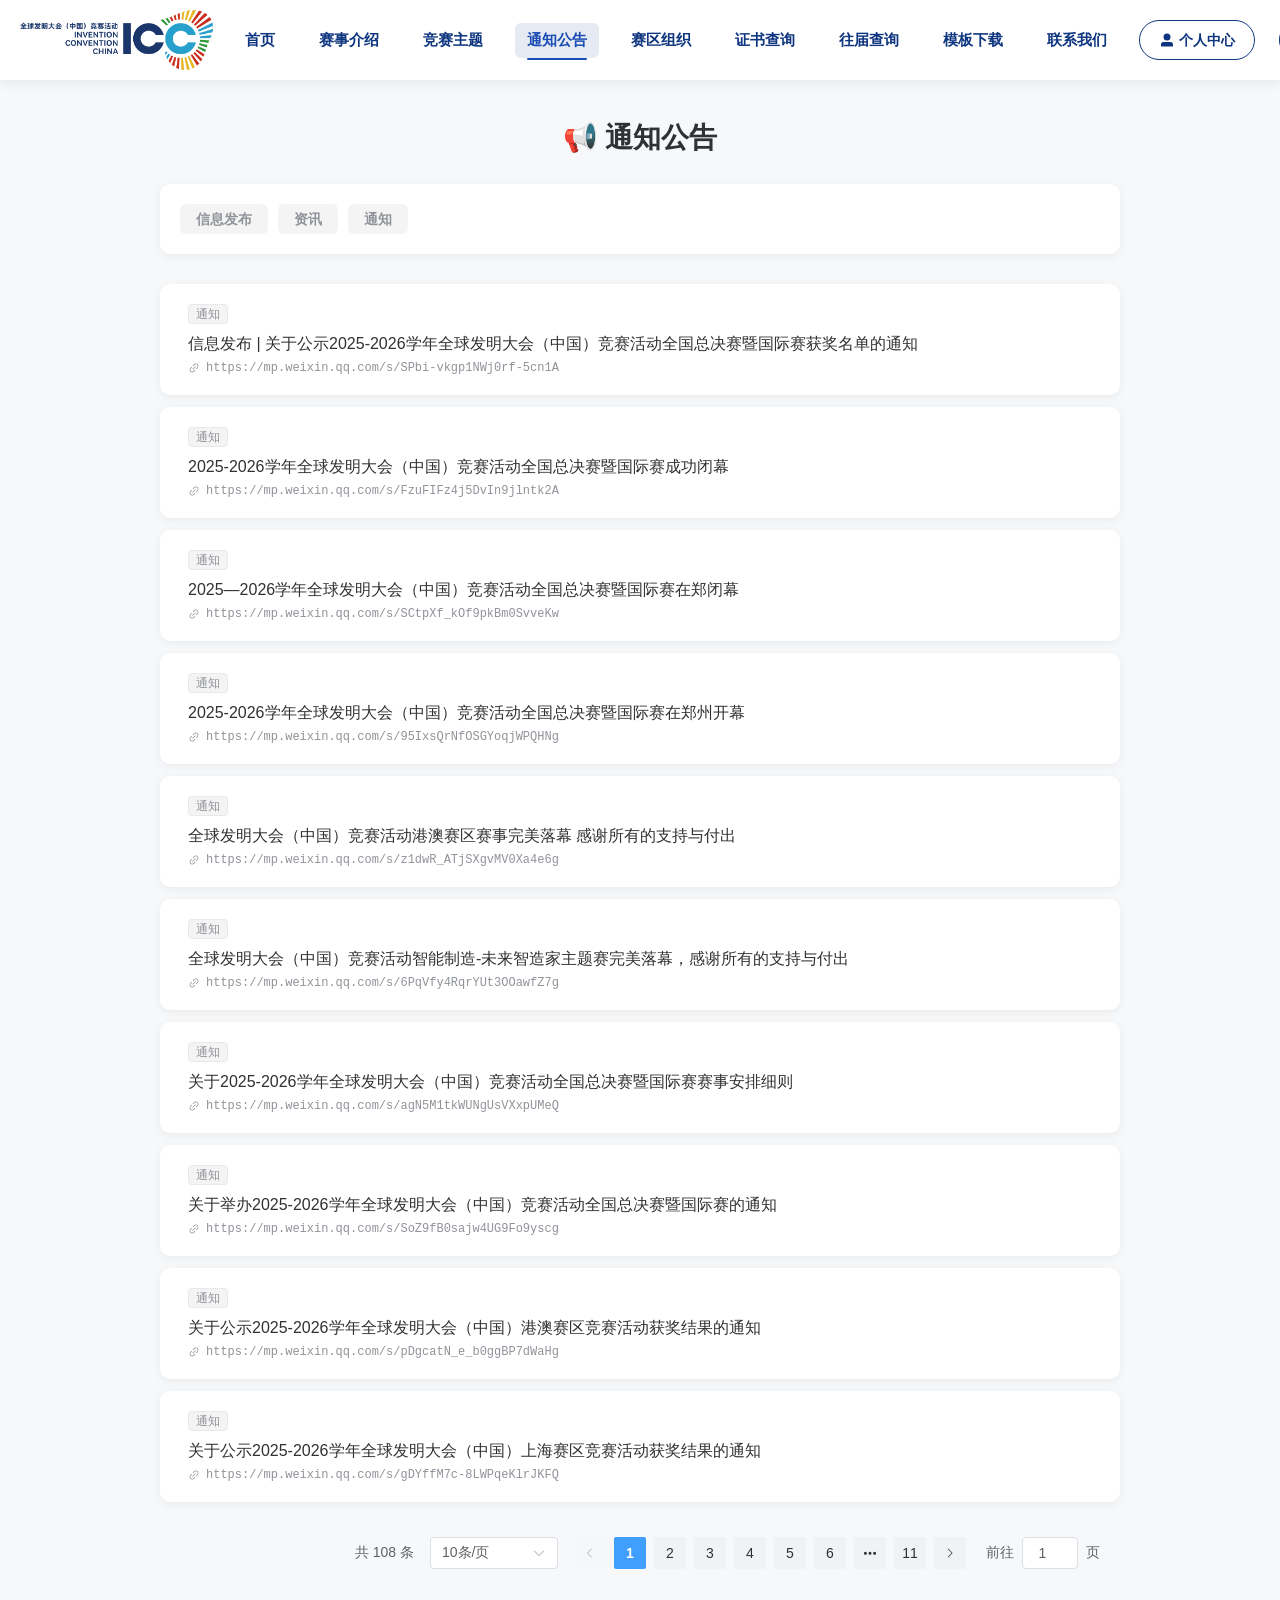
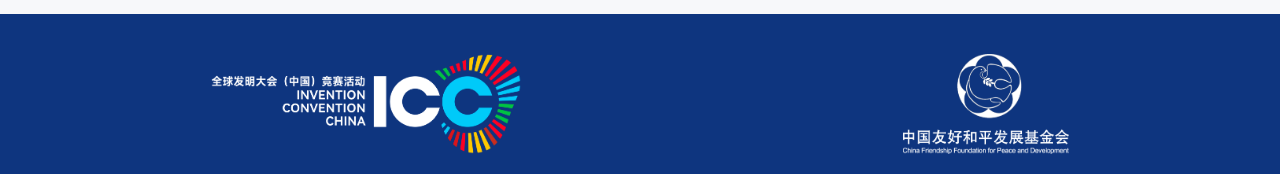
<file: announcement.html>
<!DOCTYPE html>
<html lang="zh-CN">
  <head>
    <meta charset="utf-8" />
    <meta http-equiv="X-UA-Compatible" content="IE=edge,chrome=1" />
    <meta name="renderer" content="webkit" />
    <meta name="viewport" content="width=device-width, initial-scale=1, maximum-scale=1, user-scalable=no" />
    <meta name="robots" content="noindex, nofollow" />
    <title></title>
    <link rel="stylesheet" href="assets/css/style.css" />
    <link rel="stylesheet" href="assets/css/content.css" />
  </head>
  <body>
    <div id="app">
      <div class="notification-page">
<header class="app-header">
          <div class="logo-container">
            <img class="logo" src="assets/img/logo-header.png" alt="ICC" />
          </div>
                    <nav class="nav-links desktop-nav">
            <a href="home.html" class="nav-btn">首页</a>
            <a href="introduction.html" class="nav-btn">赛事介绍</a>
            <a href="theme.html" class="nav-btn">竞赛主题</a>
            <a href="announcement.html" class="nav-btn router-link-exact-active">通知公告</a>
            <a href="organization.html" class="nav-btn">赛区组织</a>
            <a href="index.html" class="nav-btn">证书查询</a>
            <a href="past.html" class="nav-btn">往届查询</a>
            <a href="download.html" class="nav-btn">模板下载</a>
            <a href="contact.html" class="nav-btn">联系我们</a>
          </nav>
          <div class="auth-buttons desktop-auth">
            <button class="auth-btn personal-center-btn" type="button" id="personalBtn">
              <span class="btn-icon">
                <svg viewBox="0 0 1024 1024" width="16" height="16" xmlns="http://www.w3.org/2000/svg">
                  <path fill="currentColor" d="M288 320a224 224 0 1 0 448 0 224 224 0 1 0-448 0m544 608H160a32 32 0 0 1-32-32v-96a160 160 0 0 1 160-160h448a160 160 0 0 1 160 160v96a32 32 0 0 1-32 32z" />
                </svg>
              </span>
              <span>个人中心</span>
            </button>
            <button class="auth-btn register-btn" type="button" id="registerBtn"><span>报名参赛</span></button>
          </div>

          <button class="mobile-menu-btn" type="button" id="mobileMenuBtn" aria-label="打开菜单">
            <span class="menu-line"></span><span class="menu-line"></span><span class="menu-line"></span>
          </button>
          <div class="mobile-menu-overlay" id="mobileOverlay"></div>
          <nav class="mobile-nav" id="mobileNav">
            <div class="mobile-nav-header">
              <img class="mobile-logo" src="assets/img/logo-header.png" alt="ICC" />
              <button class="close-menu-btn" type="button" id="closeMenuBtn">×</button>
            </div>
            <div class="mobile-auth-buttons">
              <button class="mobile-auth-btn mobile-personal-center-btn" type="button">
                <span class="mobile-btn-inner">
                  <span class="btn-icon">
                    <svg viewBox="0 0 1024 1024" width="16" height="16" xmlns="http://www.w3.org/2000/svg">
                      <path fill="currentColor" d="M288 320a224 224 0 1 0 448 0 224 224 0 1 0-448 0m544 608H160a32 32 0 0 1-32-32v-96a160 160 0 0 1 160-160h448a160 160 0 0 1 160 160v96a32 32 0 0 1-32 32z" />
                    </svg>
                  </span>
                  <span>个人中心</span>
                </span>
              </button>
              <button class="mobile-auth-btn mobile-register-btn" type="button" id="mobileRegisterBtn"><span>报名参赛</span></button>
            </div>
                        <div class="mobile-nav-links">
              <a href="home.html" class="mobile-nav-btn"><span>首页</span><span class="nav-arrow">›</span></a>
              <a href="introduction.html" class="mobile-nav-btn"><span>赛事介绍</span><span class="nav-arrow">›</span></a>
              <a href="theme.html" class="mobile-nav-btn"><span>竞赛主题</span><span class="nav-arrow">›</span></a>
              <a href="announcement.html" class="mobile-nav-btn active"><span>通知公告</span><span class="nav-arrow">›</span></a>
              <a href="organization.html" class="mobile-nav-btn"><span>赛区组织</span><span class="nav-arrow">›</span></a>
              <a href="index.html" class="mobile-nav-btn"><span>证书查询</span><span class="nav-arrow">›</span></a>
              <a href="past.html" class="mobile-nav-btn"><span>往届查询</span><span class="nav-arrow">›</span></a>
              <a href="download.html" class="mobile-nav-btn"><span>模板下载</span><span class="nav-arrow">›</span></a>
              <a href="contact.html" class="mobile-nav-btn"><span>联系我们</span><span class="nav-arrow">›</span></a>
            </div>
          </nav>
        </header>

        <main class="main-content">
          <div class="container">
            <h2 class="page-title">📢 通知公告</h2>
            <div class="tag-filter">
          <span class="el-check-tag el-check-tag--primary">信息发布</span>
          <span class="el-check-tag el-check-tag--primary">资讯</span>
          <span class="el-check-tag el-check-tag--primary">通知</span>
            </div>
            <div class="notification-list" id="notificationList">
          <div class="notice-item" data-url="https://mp.weixin.qq.com/s/SPbi-vkgp1NWj0rf-5cn1A">
            <div class="item-tags"><span class="el-tag el-tag--info el-tag--small el-tag--light tag"><span class="el-tag__content">通知</span></span></div>
            <span class="notice-title">信息发布 | 关于公示2025-2026学年全球发明大会（中国）竞赛活动全国总决赛暨国际赛获奖名单的通知</span>
            <div class="link-hint"><i class="el-icon" style="font-size: 12px;"><svg viewBox="0 0 1024 1024"><path fill="currentColor" d="M715.648 625.152 670.4 579.904l90.496-90.56c75.008-74.944 85.12-186.368 22.656-248.896-62.528-62.464-173.952-52.352-248.96 22.656L444.16 353.6l-45.248-45.248 90.496-90.496c100.032-99.968 251.968-110.08 339.456-22.656 87.488 87.488 77.312 239.424-22.656 339.456l-90.496 90.496zm-90.496 90.496-90.496 90.496C434.624 906.112 282.688 916.224 195.2 828.8c-87.488-87.488-77.312-239.424 22.656-339.456l90.496-90.496 45.248 45.248-90.496 90.56c-75.008 74.944-85.12 186.368-22.656 248.896 62.528 62.464 173.952 52.352 248.96-22.656l90.496-90.496 45.248 45.248zm0-362.048 45.248 45.248L398.848 670.4 353.6 625.152 625.152 353.6z"></path></svg></i><span>https://mp.weixin.qq.com/s/SPbi-vkgp1NWj0rf-5cn1A</span></div>
          </div>
          <div class="notice-item" data-url="https://mp.weixin.qq.com/s/FzuFIFz4j5DvIn9jlntk2A">
            <div class="item-tags"><span class="el-tag el-tag--info el-tag--small el-tag--light tag"><span class="el-tag__content">通知</span></span></div>
            <span class="notice-title">2025-2026学年全球发明大会（中国）竞赛活动全国总决赛暨国际赛成功闭幕</span>
            <div class="link-hint"><i class="el-icon" style="font-size: 12px;"><svg viewBox="0 0 1024 1024"><path fill="currentColor" d="M715.648 625.152 670.4 579.904l90.496-90.56c75.008-74.944 85.12-186.368 22.656-248.896-62.528-62.464-173.952-52.352-248.96 22.656L444.16 353.6l-45.248-45.248 90.496-90.496c100.032-99.968 251.968-110.08 339.456-22.656 87.488 87.488 77.312 239.424-22.656 339.456l-90.496 90.496zm-90.496 90.496-90.496 90.496C434.624 906.112 282.688 916.224 195.2 828.8c-87.488-87.488-77.312-239.424 22.656-339.456l90.496-90.496 45.248 45.248-90.496 90.56c-75.008 74.944-85.12 186.368-22.656 248.896 62.528 62.464 173.952 52.352 248.96-22.656l90.496-90.496 45.248 45.248zm0-362.048 45.248 45.248L398.848 670.4 353.6 625.152 625.152 353.6z"></path></svg></i><span>https://mp.weixin.qq.com/s/FzuFIFz4j5DvIn9jlntk2A</span></div>
          </div>
          <div class="notice-item" data-url="https://mp.weixin.qq.com/s/SCtpXf_kOf9pkBm0SvveKw">
            <div class="item-tags"><span class="el-tag el-tag--info el-tag--small el-tag--light tag"><span class="el-tag__content">通知</span></span></div>
            <span class="notice-title">2025—2026学年全球发明大会（中国）竞赛活动全国总决赛暨国际赛在郑闭幕</span>
            <div class="link-hint"><i class="el-icon" style="font-size: 12px;"><svg viewBox="0 0 1024 1024"><path fill="currentColor" d="M715.648 625.152 670.4 579.904l90.496-90.56c75.008-74.944 85.12-186.368 22.656-248.896-62.528-62.464-173.952-52.352-248.96 22.656L444.16 353.6l-45.248-45.248 90.496-90.496c100.032-99.968 251.968-110.08 339.456-22.656 87.488 87.488 77.312 239.424-22.656 339.456l-90.496 90.496zm-90.496 90.496-90.496 90.496C434.624 906.112 282.688 916.224 195.2 828.8c-87.488-87.488-77.312-239.424 22.656-339.456l90.496-90.496 45.248 45.248-90.496 90.56c-75.008 74.944-85.12 186.368-22.656 248.896 62.528 62.464 173.952 52.352 248.96-22.656l90.496-90.496 45.248 45.248zm0-362.048 45.248 45.248L398.848 670.4 353.6 625.152 625.152 353.6z"></path></svg></i><span>https://mp.weixin.qq.com/s/SCtpXf_kOf9pkBm0SvveKw</span></div>
          </div>
          <div class="notice-item" data-url="https://mp.weixin.qq.com/s/95IxsQrNfOSGYoqjWPQHNg">
            <div class="item-tags"><span class="el-tag el-tag--info el-tag--small el-tag--light tag"><span class="el-tag__content">通知</span></span></div>
            <span class="notice-title">2025-2026学年全球发明大会（中国）竞赛活动全国总决赛暨国际赛在郑州开幕</span>
            <div class="link-hint"><i class="el-icon" style="font-size: 12px;"><svg viewBox="0 0 1024 1024"><path fill="currentColor" d="M715.648 625.152 670.4 579.904l90.496-90.56c75.008-74.944 85.12-186.368 22.656-248.896-62.528-62.464-173.952-52.352-248.96 22.656L444.16 353.6l-45.248-45.248 90.496-90.496c100.032-99.968 251.968-110.08 339.456-22.656 87.488 87.488 77.312 239.424-22.656 339.456l-90.496 90.496zm-90.496 90.496-90.496 90.496C434.624 906.112 282.688 916.224 195.2 828.8c-87.488-87.488-77.312-239.424 22.656-339.456l90.496-90.496 45.248 45.248-90.496 90.56c-75.008 74.944-85.12 186.368-22.656 248.896 62.528 62.464 173.952 52.352 248.96-22.656l90.496-90.496 45.248 45.248zm0-362.048 45.248 45.248L398.848 670.4 353.6 625.152 625.152 353.6z"></path></svg></i><span>https://mp.weixin.qq.com/s/95IxsQrNfOSGYoqjWPQHNg</span></div>
          </div>
          <div class="notice-item" data-url="https://mp.weixin.qq.com/s/z1dwR_ATjSXgvMV0Xa4e6g">
            <div class="item-tags"><span class="el-tag el-tag--info el-tag--small el-tag--light tag"><span class="el-tag__content">通知</span></span></div>
            <span class="notice-title">全球发明大会（中国）竞赛活动港澳赛区赛事完美落幕 感谢所有的支持与付出</span>
            <div class="link-hint"><i class="el-icon" style="font-size: 12px;"><svg viewBox="0 0 1024 1024"><path fill="currentColor" d="M715.648 625.152 670.4 579.904l90.496-90.56c75.008-74.944 85.12-186.368 22.656-248.896-62.528-62.464-173.952-52.352-248.96 22.656L444.16 353.6l-45.248-45.248 90.496-90.496c100.032-99.968 251.968-110.08 339.456-22.656 87.488 87.488 77.312 239.424-22.656 339.456l-90.496 90.496zm-90.496 90.496-90.496 90.496C434.624 906.112 282.688 916.224 195.2 828.8c-87.488-87.488-77.312-239.424 22.656-339.456l90.496-90.496 45.248 45.248-90.496 90.56c-75.008 74.944-85.12 186.368-22.656 248.896 62.528 62.464 173.952 52.352 248.96-22.656l90.496-90.496 45.248 45.248zm0-362.048 45.248 45.248L398.848 670.4 353.6 625.152 625.152 353.6z"></path></svg></i><span>https://mp.weixin.qq.com/s/z1dwR_ATjSXgvMV0Xa4e6g</span></div>
          </div>
          <div class="notice-item" data-url="https://mp.weixin.qq.com/s/6PqVfy4RqrYUt3OOawfZ7g">
            <div class="item-tags"><span class="el-tag el-tag--info el-tag--small el-tag--light tag"><span class="el-tag__content">通知</span></span></div>
            <span class="notice-title">全球发明大会（中国）竞赛活动智能制造-未来智造家主题赛完美落幕，感谢所有的支持与付出</span>
            <div class="link-hint"><i class="el-icon" style="font-size: 12px;"><svg viewBox="0 0 1024 1024"><path fill="currentColor" d="M715.648 625.152 670.4 579.904l90.496-90.56c75.008-74.944 85.12-186.368 22.656-248.896-62.528-62.464-173.952-52.352-248.96 22.656L444.16 353.6l-45.248-45.248 90.496-90.496c100.032-99.968 251.968-110.08 339.456-22.656 87.488 87.488 77.312 239.424-22.656 339.456l-90.496 90.496zm-90.496 90.496-90.496 90.496C434.624 906.112 282.688 916.224 195.2 828.8c-87.488-87.488-77.312-239.424 22.656-339.456l90.496-90.496 45.248 45.248-90.496 90.56c-75.008 74.944-85.12 186.368-22.656 248.896 62.528 62.464 173.952 52.352 248.96-22.656l90.496-90.496 45.248 45.248zm0-362.048 45.248 45.248L398.848 670.4 353.6 625.152 625.152 353.6z"></path></svg></i><span>https://mp.weixin.qq.com/s/6PqVfy4RqrYUt3OOawfZ7g</span></div>
          </div>
          <div class="notice-item" data-url="https://mp.weixin.qq.com/s/agN5M1tkWUNgUsVXxpUMeQ">
            <div class="item-tags"><span class="el-tag el-tag--info el-tag--small el-tag--light tag"><span class="el-tag__content">通知</span></span></div>
            <span class="notice-title">关于2025-2026学年全球发明大会（中国）竞赛活动全国总决赛暨国际赛赛事安排细则</span>
            <div class="link-hint"><i class="el-icon" style="font-size: 12px;"><svg viewBox="0 0 1024 1024"><path fill="currentColor" d="M715.648 625.152 670.4 579.904l90.496-90.56c75.008-74.944 85.12-186.368 22.656-248.896-62.528-62.464-173.952-52.352-248.96 22.656L444.16 353.6l-45.248-45.248 90.496-90.496c100.032-99.968 251.968-110.08 339.456-22.656 87.488 87.488 77.312 239.424-22.656 339.456l-90.496 90.496zm-90.496 90.496-90.496 90.496C434.624 906.112 282.688 916.224 195.2 828.8c-87.488-87.488-77.312-239.424 22.656-339.456l90.496-90.496 45.248 45.248-90.496 90.56c-75.008 74.944-85.12 186.368-22.656 248.896 62.528 62.464 173.952 52.352 248.96-22.656l90.496-90.496 45.248 45.248zm0-362.048 45.248 45.248L398.848 670.4 353.6 625.152 625.152 353.6z"></path></svg></i><span>https://mp.weixin.qq.com/s/agN5M1tkWUNgUsVXxpUMeQ</span></div>
          </div>
          <div class="notice-item" data-url="https://mp.weixin.qq.com/s/SoZ9fB0sajw4UG9Fo9yscg">
            <div class="item-tags"><span class="el-tag el-tag--info el-tag--small el-tag--light tag"><span class="el-tag__content">通知</span></span></div>
            <span class="notice-title">关于举办2025-2026学年全球发明大会（中国）竞赛活动全国总决赛暨国际赛的通知</span>
            <div class="link-hint"><i class="el-icon" style="font-size: 12px;"><svg viewBox="0 0 1024 1024"><path fill="currentColor" d="M715.648 625.152 670.4 579.904l90.496-90.56c75.008-74.944 85.12-186.368 22.656-248.896-62.528-62.464-173.952-52.352-248.96 22.656L444.16 353.6l-45.248-45.248 90.496-90.496c100.032-99.968 251.968-110.08 339.456-22.656 87.488 87.488 77.312 239.424-22.656 339.456l-90.496 90.496zm-90.496 90.496-90.496 90.496C434.624 906.112 282.688 916.224 195.2 828.8c-87.488-87.488-77.312-239.424 22.656-339.456l90.496-90.496 45.248 45.248-90.496 90.56c-75.008 74.944-85.12 186.368-22.656 248.896 62.528 62.464 173.952 52.352 248.96-22.656l90.496-90.496 45.248 45.248zm0-362.048 45.248 45.248L398.848 670.4 353.6 625.152 625.152 353.6z"></path></svg></i><span>https://mp.weixin.qq.com/s/SoZ9fB0sajw4UG9Fo9yscg</span></div>
          </div>
          <div class="notice-item" data-url="https://mp.weixin.qq.com/s/pDgcatN_e_b0ggBP7dWaHg">
            <div class="item-tags"><span class="el-tag el-tag--info el-tag--small el-tag--light tag"><span class="el-tag__content">通知</span></span></div>
            <span class="notice-title">关于公示2025-2026学年全球发明大会（中国）港澳赛区竞赛活动获奖结果的通知</span>
            <div class="link-hint"><i class="el-icon" style="font-size: 12px;"><svg viewBox="0 0 1024 1024"><path fill="currentColor" d="M715.648 625.152 670.4 579.904l90.496-90.56c75.008-74.944 85.12-186.368 22.656-248.896-62.528-62.464-173.952-52.352-248.96 22.656L444.16 353.6l-45.248-45.248 90.496-90.496c100.032-99.968 251.968-110.08 339.456-22.656 87.488 87.488 77.312 239.424-22.656 339.456l-90.496 90.496zm-90.496 90.496-90.496 90.496C434.624 906.112 282.688 916.224 195.2 828.8c-87.488-87.488-77.312-239.424 22.656-339.456l90.496-90.496 45.248 45.248-90.496 90.56c-75.008 74.944-85.12 186.368-22.656 248.896 62.528 62.464 173.952 52.352 248.96-22.656l90.496-90.496 45.248 45.248zm0-362.048 45.248 45.248L398.848 670.4 353.6 625.152 625.152 353.6z"></path></svg></i><span>https://mp.weixin.qq.com/s/pDgcatN_e_b0ggBP7dWaHg</span></div>
          </div>
          <div class="notice-item" data-url="https://mp.weixin.qq.com/s/gDYffM7c-8LWPqeKlrJKFQ">
            <div class="item-tags"><span class="el-tag el-tag--info el-tag--small el-tag--light tag"><span class="el-tag__content">通知</span></span></div>
            <span class="notice-title">关于公示2025-2026学年全球发明大会（中国）上海赛区竞赛活动获奖结果的通知</span>
            <div class="link-hint"><i class="el-icon" style="font-size: 12px;"><svg viewBox="0 0 1024 1024"><path fill="currentColor" d="M715.648 625.152 670.4 579.904l90.496-90.56c75.008-74.944 85.12-186.368 22.656-248.896-62.528-62.464-173.952-52.352-248.96 22.656L444.16 353.6l-45.248-45.248 90.496-90.496c100.032-99.968 251.968-110.08 339.456-22.656 87.488 87.488 77.312 239.424-22.656 339.456l-90.496 90.496zm-90.496 90.496-90.496 90.496C434.624 906.112 282.688 916.224 195.2 828.8c-87.488-87.488-77.312-239.424 22.656-339.456l90.496-90.496 45.248 45.248-90.496 90.56c-75.008 74.944-85.12 186.368-22.656 248.896 62.528 62.464 173.952 52.352 248.96-22.656l90.496-90.496 45.248 45.248zm0-362.048 45.248 45.248L398.848 670.4 353.6 625.152 625.152 353.6z"></path></svg></i><span>https://mp.weixin.qq.com/s/gDYffM7c-8LWPqeKlrJKFQ</span></div>
          </div>
            </div>
        <div class="pagination-container">
          <div class="el-pagination is-background">
            <span class="el-pagination__total">共 108 条</span>
            <span class="el-pagination__sizes"><span class="size-box"><span>10条/页</span><i class="el-icon"><svg viewBox="0 0 1024 1024" xmlns="http://www.w3.org/2000/svg"><path fill="currentColor" d="M831.872 340.864 512 652.672 192.128 340.864a30.592 30.592 0 0 0-42.752 0 29.12 29.12 0 0 0 0 41.6L489.664 714.24a32 32 0 0 0 44.672 0l340.288-331.712a29.12 29.12 0 0 0 0-41.728 30.592 30.592 0 0 0-42.752 0z"/></svg></i></span></span>
            <button type="button" class="btn-prev" aria-label="上一页" disabled><svg viewBox="0 0 1024 1024" xmlns="http://www.w3.org/2000/svg"><path fill="currentColor" d="M609.408 149.376 277.76 489.6a32 32 0 0 0 0 44.672l331.648 340.352a29.12 29.12 0 0 0 41.728 0 30.592 30.592 0 0 0 0-42.752L339.264 511.936l311.872-319.872a30.592 30.592 0 0 0 0-42.688 29.12 29.12 0 0 0-41.728 0z"/></svg></button>
            <ul class="el-pager">
          <li class="is-active number" data-page="1">1</li>
          <li class="number" data-page="2">2</li>
          <li class="number" data-page="3">3</li>
          <li class="number" data-page="4">4</li>
          <li class="number" data-page="5">5</li>
          <li class="number" data-page="6">6</li>
          <li class="more btn-quicknext el-icon" aria-label="向后 5 页"><svg viewBox="0 0 1024 1024" xmlns="http://www.w3.org/2000/svg"><path fill="currentColor" d="M176 416a112 112 0 1 1 0 224 112 112 0 0 1 0-224m336 0a112 112 0 1 1 0 224 112 112 0 0 1 0-224m336 0a112 112 0 1 1 0 224 112 112 0 0 1 0-224"/></svg></li>
          <li class="number" data-page="11">11</li>
            </ul>
            <button type="button" class="btn-next" aria-label="下一页"><svg viewBox="0 0 1024 1024" xmlns="http://www.w3.org/2000/svg"><path fill="currentColor" d="M340.864 149.312a30.592 30.592 0 0 0 0 42.752L652.736 512 340.864 831.872a30.592 30.592 0 0 0 0 42.752 29.12 29.12 0 0 0 41.728 0L714.24 534.336a32 32 0 0 0 0-44.672L382.592 149.376a29.12 29.12 0 0 0-41.728 0z"/></svg></button>
            <span class="el-pagination__jump"><span class="el-pagination__goto">前往</span><input class="jump-input" type="number" min="1" max="11" value="1" aria-label="页"><span>页</span></span>
          </div>
        </div>
          </div>
        </main>

<footer class="app-footer">
          <img class="foot-logo" src="assets/img/logo-footer-left.png" alt="Logo Left" />
          <img class="foot-logo" src="assets/img/logo-footer-right.png" alt="Logo Right" />
        </footer>
      </div>

    <!-- 报名参赛：选择参赛方式 -->
    <div class="competition-modal-overlay" id="competitionModal" hidden>
      <div class="competition-modal-container" role="dialog" aria-modal="true" aria-labelledby="modalTitle">
        <button class="modal-close-btn" type="button" id="modalCloseBtn" aria-label="关闭">
          <svg width="20" height="20" viewBox="0 0 20 20" fill="none" xmlns="http://www.w3.org/2000/svg">
            <path d="M15 5L5 15M5 5L15 15" stroke="#666" stroke-width="2" stroke-linecap="round" stroke-linejoin="round" />
          </svg>
        </button>
        <div class="modal-header">
          <div class="modal-icon">
            <svg width="48" height="48" viewBox="0 0 48 48" fill="none" xmlns="http://www.w3.org/2000/svg">
              <circle cx="24" cy="24" r="24" fill="#0E357F" fill-opacity="0.1" />
              <path d="M32 19L24 27L16 19" stroke="#0E357F" stroke-width="2" stroke-linecap="round" stroke-linejoin="round" />
            </svg>
          </div>
          <h2 class="modal-title" id="modalTitle">选择参赛方式</h2>
          <p class="modal-subtitle">请选择您要参加的赛事类型</p>
        </div>
        <div class="modal-content">
          <div class="competition-options">
            <div class="competition-card" data-value="provincial">
              <div class="card-icon-wrapper">
                <div class="card-icon provincial-bg">
                  <svg width="32" height="32" viewBox="0 0 32 32" fill="none" xmlns="http://www.w3.org/2000/svg">
                    <path d="M16 2C8.268 2 2 8.268 2 16C2 23.732 8.268 30 16 30C23.732 30 30 23.732 30 16C30 8.268 23.732 2 16 2Z" fill="white" />
                    <path d="M16 6C10.477 6 6 10.477 6 16C6 21.523 10.477 26 16 26C21.523 26 26 21.523 26 16C26 10.477 21.523 6 16 6Z" fill="#0E357F" />
                    <path d="M16 12C13.791 12 12 13.791 12 16C12 18.209 13.791 20 16 20C18.209 20 20 18.209 20 16C20 13.791 18.209 12 16 12Z" fill="white" />
                  </svg>
                </div>
              </div>
              <div class="card-content"><h3 class="card-title">省赛</h3></div>
              <div class="card-checkmark" hidden>
                <svg width="24" height="24" viewBox="0 0 24 24" fill="none" xmlns="http://www.w3.org/2000/svg">
                  <circle cx="12" cy="12" r="12" fill="#0E357F" />
                  <path d="M7 12L10 15L17 8" stroke="white" stroke-width="2" stroke-linecap="round" stroke-linejoin="round" />
                </svg>
              </div>
            </div>
            <div class="competition-card" data-value="theme">
              <div class="card-icon-wrapper">
                <div class="card-icon theme-bg">
                  <svg width="32" height="32" viewBox="0 0 32 32" fill="none" xmlns="http://www.w3.org/2000/svg">
                    <path d="M16 4L20 12L28 13.5L22 20L23 28L16 24L9 28L10 20L4 13.5L12 12L16 4Z" fill="white" />
                  </svg>
                </div>
              </div>
              <div class="card-content"><h3 class="card-title">主题赛</h3></div>
              <div class="card-checkmark" hidden>
                <svg width="24" height="24" viewBox="0 0 24 24" fill="none" xmlns="http://www.w3.org/2000/svg">
                  <circle cx="12" cy="12" r="12" fill="#0E357F" />
                  <path d="M7 12L10 15L17 8" stroke="white" stroke-width="2" stroke-linecap="round" stroke-linejoin="round" />
                </svg>
              </div>
            </div>
          </div>
          <div class="selection-tip" id="selectionTip" hidden>
            <div class="tip-icon">
              <svg width="20" height="20" viewBox="0 0 20 20" fill="none" xmlns="http://www.w3.org/2000/svg">
                <circle cx="10" cy="10" r="10" fill="#0E357F" fill-opacity="0.1" />
                <path d="M10 5V10M10 15H10.01" stroke="#0E357F" stroke-width="1.5" stroke-linecap="round" stroke-linejoin="round" />
              </svg>
            </div>
            <span class="tip-text">您选择了<span class="tip-highlight" id="tipValue">省赛</span>，点击确定继续</span>
          </div>
        </div>
        <div class="modal-footer">
          <button class="modal-btn modal-btn-secondary" type="button" id="modalCancelBtn">取消</button>
          <button class="modal-btn modal-btn-primary disabled" type="button" id="modalConfirmBtn" disabled>确定</button>
        </div>
      </div>
    </div>

    
    <script src="assets/js/app.js"></script>
    <script src="assets/js/pages.js"></script>
  </body>
</html>
</file>
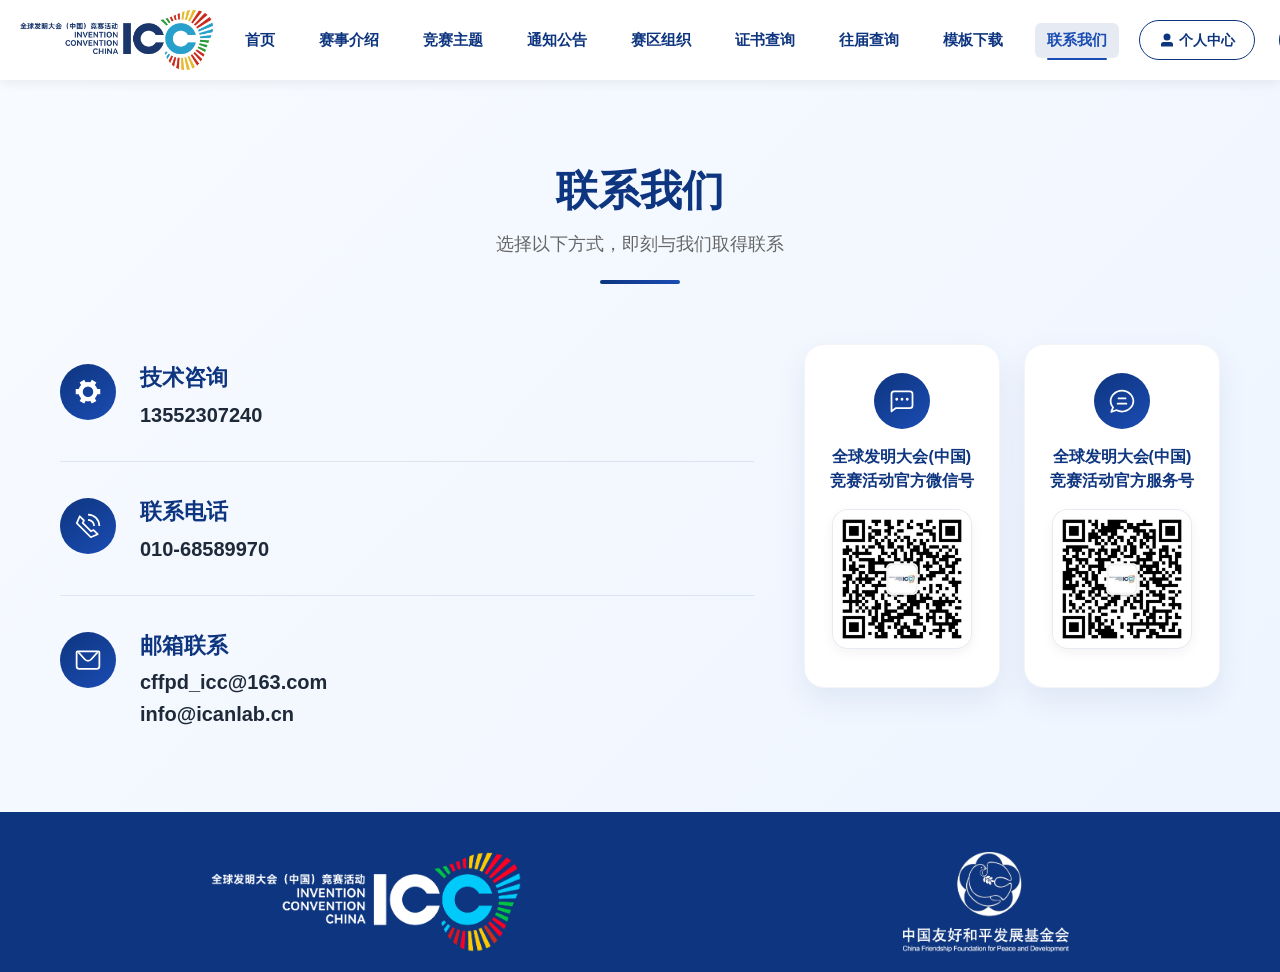
<file: contact.html>
<!DOCTYPE html>
<html lang="zh-CN">
  <head>
    <meta charset="utf-8" />
    <meta http-equiv="X-UA-Compatible" content="IE=edge,chrome=1" />
    <meta name="renderer" content="webkit" />
    <meta name="viewport" content="width=device-width, initial-scale=1, maximum-scale=1, user-scalable=no" />
    <meta name="robots" content="noindex, nofollow" />
    <title></title>
    <link rel="stylesheet" href="assets/css/style.css" />
    <link rel="stylesheet" href="assets/css/content.css" />
  </head>
  <body>
    <div id="app">
      <div class="page-wrapper contact-page">
<header class="app-header">
          <div class="logo-container">
            <img class="logo" src="assets/img/logo-header.png" alt="ICC" />
          </div>
                    <nav class="nav-links desktop-nav">
            <a href="home.html" class="nav-btn">首页</a>
            <a href="introduction.html" class="nav-btn">赛事介绍</a>
            <a href="theme.html" class="nav-btn">竞赛主题</a>
            <a href="announcement.html" class="nav-btn">通知公告</a>
            <a href="organization.html" class="nav-btn">赛区组织</a>
            <a href="index.html" class="nav-btn">证书查询</a>
            <a href="past.html" class="nav-btn">往届查询</a>
            <a href="download.html" class="nav-btn">模板下载</a>
            <a href="contact.html" class="nav-btn router-link-exact-active">联系我们</a>
          </nav>
          <div class="auth-buttons desktop-auth">
            <button class="auth-btn personal-center-btn" type="button" id="personalBtn">
              <span class="btn-icon">
                <svg viewBox="0 0 1024 1024" width="16" height="16" xmlns="http://www.w3.org/2000/svg">
                  <path fill="currentColor" d="M288 320a224 224 0 1 0 448 0 224 224 0 1 0-448 0m544 608H160a32 32 0 0 1-32-32v-96a160 160 0 0 1 160-160h448a160 160 0 0 1 160 160v96a32 32 0 0 1-32 32z" />
                </svg>
              </span>
              <span>个人中心</span>
            </button>
            <button class="auth-btn register-btn" type="button" id="registerBtn"><span>报名参赛</span></button>
          </div>

          <button class="mobile-menu-btn" type="button" id="mobileMenuBtn" aria-label="打开菜单">
            <span class="menu-line"></span><span class="menu-line"></span><span class="menu-line"></span>
          </button>
          <div class="mobile-menu-overlay" id="mobileOverlay"></div>
          <nav class="mobile-nav" id="mobileNav">
            <div class="mobile-nav-header">
              <img class="mobile-logo" src="assets/img/logo-header.png" alt="ICC" />
              <button class="close-menu-btn" type="button" id="closeMenuBtn">×</button>
            </div>
            <div class="mobile-auth-buttons">
              <button class="mobile-auth-btn mobile-personal-center-btn" type="button">
                <span class="mobile-btn-inner">
                  <span class="btn-icon">
                    <svg viewBox="0 0 1024 1024" width="16" height="16" xmlns="http://www.w3.org/2000/svg">
                      <path fill="currentColor" d="M288 320a224 224 0 1 0 448 0 224 224 0 1 0-448 0m544 608H160a32 32 0 0 1-32-32v-96a160 160 0 0 1 160-160h448a160 160 0 0 1 160 160v96a32 32 0 0 1-32 32z" />
                    </svg>
                  </span>
                  <span>个人中心</span>
                </span>
              </button>
              <button class="mobile-auth-btn mobile-register-btn" type="button" id="mobileRegisterBtn"><span>报名参赛</span></button>
            </div>
                        <div class="mobile-nav-links">
              <a href="home.html" class="mobile-nav-btn"><span>首页</span><span class="nav-arrow">›</span></a>
              <a href="introduction.html" class="mobile-nav-btn"><span>赛事介绍</span><span class="nav-arrow">›</span></a>
              <a href="theme.html" class="mobile-nav-btn"><span>竞赛主题</span><span class="nav-arrow">›</span></a>
              <a href="announcement.html" class="mobile-nav-btn"><span>通知公告</span><span class="nav-arrow">›</span></a>
              <a href="organization.html" class="mobile-nav-btn"><span>赛区组织</span><span class="nav-arrow">›</span></a>
              <a href="index.html" class="mobile-nav-btn"><span>证书查询</span><span class="nav-arrow">›</span></a>
              <a href="past.html" class="mobile-nav-btn"><span>往届查询</span><span class="nav-arrow">›</span></a>
              <a href="download.html" class="mobile-nav-btn"><span>模板下载</span><span class="nav-arrow">›</span></a>
              <a href="contact.html" class="mobile-nav-btn active"><span>联系我们</span><span class="nav-arrow">›</span></a>
            </div>
          </nav>
        </header>

        <div class="main-content">
          <section class="contact-section">
            <div class="container">
              <div class="page-header">
                <h1 class="page-title">联系我们</h1>
                <p class="page-subtitle">选择以下方式，即刻与我们取得联系</p>
                <div class="title-line"></div>
              </div>
              <div class="contact-split">
                <div class="info-list">
                  <div class="info-item">
                  <div class="info-icon"><i class="el-icon"><svg viewBox="0 0 1024 1024"><path fill="currentColor" d="M764.416 254.72a351.68 351.68 0 0 1 86.336 149.184H960v192.064H850.752a351.68 351.68 0 0 1-86.336 149.312l54.72 94.72-166.272 96-54.592-94.72a352.64 352.64 0 0 1-172.48 0L371.136 936l-166.272-96 54.72-94.72a351.68 351.68 0 0 1-86.336-149.312H64v-192h109.248a351.68 351.68 0 0 1 86.336-149.312L204.8 160l166.208-96h.192l54.656 94.592a352.64 352.64 0 0 1 172.48 0L652.8 64h.128L819.2 160l-54.72 94.72zM704 499.968a192 192 0 1 0-384 0 192 192 0 0 0 384 0z"></path></svg></i></div>
                  <div class="info-content">
                    <h3>技术咨询</h3>
                    <p class="info-value">13552307240</p>
                  </div>
                </div>
                  <div class="info-item">
                  <div class="info-icon"><i class="el-icon"><svg viewBox="0 0 1024 1024"><path fill="currentColor" d="M79.36 432.256 591.744 944.64a32 32 0 0 0 35.2 6.784l253.44-108.544a32 32 0 0 0 9.984-52.032l-153.856-153.92a32 32 0 0 0-36.928-6.016l-69.888 34.944L358.08 394.24l35.008-69.888a32 32 0 0 0-5.952-36.928L233.152 133.568a32 32 0 0 0-52.032 10.048L72.512 397.056a32 32 0 0 0 6.784 35.2zm60.48-29.952 81.536-190.08L325.568 316.48l-24.64 49.216-20.608 41.216 32.576 32.64 271.552 271.552 32.64 32.64 41.216-20.672 49.28-24.576 104.192 104.128-190.08 81.472L139.84 402.304zM512 320v-64a256 256 0 0 1 256 256h-64a192 192 0 0 0-192-192zm0-192V64a448 448 0 0 1 448 448h-64a384 384 0 0 0-384-384z"></path></svg></i></div>
                  <div class="info-content">
                    <h3>联系电话</h3>
                    <p class="info-value">010-68589970</p>
                  </div>
                </div>
                  <div class="info-item">
                  <div class="info-icon"><i class="el-icon"><svg viewBox="0 0 1024 1024"><path fill="currentColor" d="M128 224v512a64 64 0 0 0 64 64h640a64 64 0 0 0 64-64V224H128zm0-64h768a64 64 0 0 1 64 64v512a128 128 0 0 1-128 128H192A128 128 0 0 1 64 736V224a64 64 0 0 1 64-64z"></path><path fill="currentColor" d="M904 224 656.512 506.88a192 192 0 0 1-289.024 0L120 224h784zm-698.944 0 210.56 240.704a128 128 0 0 0 192.704 0L818.944 224H205.056z"></path></svg></i></div>
                  <div class="info-content">
                    <h3>邮箱联系</h3>
                    <p class="info-value">cffpd_icc@163.com</p>
                    <p class="info-value">info@icanlab.cn</p>
                  </div>
                </div>
                </div>
                <div class="qr-panel">
                  <div class="qr-card">
                    <div class="qr-icon"><i class="el-icon"><svg viewBox="0 0 1024 1024"><path fill="currentColor" d="M273.536 736H800a64 64 0 0 0 64-64V256a64 64 0 0 0-64-64H224a64 64 0 0 0-64 64v570.88L273.536 736zM296 800 147.968 918.4A32 32 0 0 1 96 893.44V256a128 128 0 0 1 128-128h576a128 128 0 0 1 128 128v416a128 128 0 0 1-128 128H296z"></path><path fill="currentColor" d="M512 499.2a51.2 51.2 0 1 1 0-102.4 51.2 51.2 0 0 1 0 102.4zm192 0a51.2 51.2 0 1 1 0-102.4 51.2 51.2 0 0 1 0 102.4zm-384 0a51.2 51.2 0 1 1 0-102.4 51.2 51.2 0 0 1 0 102.4z"></path></svg></i></div>
                    <h4>全球发明大会(中国)竞赛活动官方微信号</h4>
                    <div class="qr-placeholder"><img src="assets/img/qr1.jpg" alt="扫码关注" class="qr-image" /></div>
                  </div>
                  <div class="qr-card">
                    <div class="qr-icon"><i class="el-icon"><svg viewBox="0 0 1024 1024"><path fill="currentColor" d="m174.72 855.68 135.296-45.12 23.68 11.84C388.096 849.536 448.576 864 512 864c211.84 0 384-166.784 384-352S723.84 160 512 160 128 326.784 128 512c0 69.12 24.96 139.264 70.848 199.232l22.08 28.8-46.272 115.584zm-45.248 82.56A32 32 0 0 1 89.6 896l58.368-145.92C94.72 680.32 64 596.864 64 512 64 299.904 256 96 512 96s448 203.904 448 416-192 416-448 416a461.056 461.056 0 0 1-206.912-48.384l-175.616 58.56z"></path><path fill="currentColor" d="M352 576h320q32 0 32 32t-32 32H352q-32 0-32-32t32-32zm32-192h256q32 0 32 32t-32 32H384q-32 0-32-32t32-32z"></path></svg></i></div>
                    <h4>全球发明大会(中国)竞赛活动官方服务号</h4>
                    <div class="qr-placeholder"><img src="assets/img/qr2.jpg" alt="扫码关注" class="qr-image" /></div>
                  </div>
                </div>
              </div>
            </div>
          </section>
        </div>

<footer class="app-footer">
          <img class="foot-logo" src="assets/img/logo-footer-left.png" alt="Logo Left" />
          <img class="foot-logo" src="assets/img/logo-footer-right.png" alt="Logo Right" />
        </footer>
      </div>

    <!-- 报名参赛：选择参赛方式 -->
    <div class="competition-modal-overlay" id="competitionModal" hidden>
      <div class="competition-modal-container" role="dialog" aria-modal="true" aria-labelledby="modalTitle">
        <button class="modal-close-btn" type="button" id="modalCloseBtn" aria-label="关闭">
          <svg width="20" height="20" viewBox="0 0 20 20" fill="none" xmlns="http://www.w3.org/2000/svg">
            <path d="M15 5L5 15M5 5L15 15" stroke="#666" stroke-width="2" stroke-linecap="round" stroke-linejoin="round" />
          </svg>
        </button>
        <div class="modal-header">
          <div class="modal-icon">
            <svg width="48" height="48" viewBox="0 0 48 48" fill="none" xmlns="http://www.w3.org/2000/svg">
              <circle cx="24" cy="24" r="24" fill="#0E357F" fill-opacity="0.1" />
              <path d="M32 19L24 27L16 19" stroke="#0E357F" stroke-width="2" stroke-linecap="round" stroke-linejoin="round" />
            </svg>
          </div>
          <h2 class="modal-title" id="modalTitle">选择参赛方式</h2>
          <p class="modal-subtitle">请选择您要参加的赛事类型</p>
        </div>
        <div class="modal-content">
          <div class="competition-options">
            <div class="competition-card" data-value="provincial">
              <div class="card-icon-wrapper">
                <div class="card-icon provincial-bg">
                  <svg width="32" height="32" viewBox="0 0 32 32" fill="none" xmlns="http://www.w3.org/2000/svg">
                    <path d="M16 2C8.268 2 2 8.268 2 16C2 23.732 8.268 30 16 30C23.732 30 30 23.732 30 16C30 8.268 23.732 2 16 2Z" fill="white" />
                    <path d="M16 6C10.477 6 6 10.477 6 16C6 21.523 10.477 26 16 26C21.523 26 26 21.523 26 16C26 10.477 21.523 6 16 6Z" fill="#0E357F" />
                    <path d="M16 12C13.791 12 12 13.791 12 16C12 18.209 13.791 20 16 20C18.209 20 20 18.209 20 16C20 13.791 18.209 12 16 12Z" fill="white" />
                  </svg>
                </div>
              </div>
              <div class="card-content"><h3 class="card-title">省赛</h3></div>
              <div class="card-checkmark" hidden>
                <svg width="24" height="24" viewBox="0 0 24 24" fill="none" xmlns="http://www.w3.org/2000/svg">
                  <circle cx="12" cy="12" r="12" fill="#0E357F" />
                  <path d="M7 12L10 15L17 8" stroke="white" stroke-width="2" stroke-linecap="round" stroke-linejoin="round" />
                </svg>
              </div>
            </div>
            <div class="competition-card" data-value="theme">
              <div class="card-icon-wrapper">
                <div class="card-icon theme-bg">
                  <svg width="32" height="32" viewBox="0 0 32 32" fill="none" xmlns="http://www.w3.org/2000/svg">
                    <path d="M16 4L20 12L28 13.5L22 20L23 28L16 24L9 28L10 20L4 13.5L12 12L16 4Z" fill="white" />
                  </svg>
                </div>
              </div>
              <div class="card-content"><h3 class="card-title">主题赛</h3></div>
              <div class="card-checkmark" hidden>
                <svg width="24" height="24" viewBox="0 0 24 24" fill="none" xmlns="http://www.w3.org/2000/svg">
                  <circle cx="12" cy="12" r="12" fill="#0E357F" />
                  <path d="M7 12L10 15L17 8" stroke="white" stroke-width="2" stroke-linecap="round" stroke-linejoin="round" />
                </svg>
              </div>
            </div>
          </div>
          <div class="selection-tip" id="selectionTip" hidden>
            <div class="tip-icon">
              <svg width="20" height="20" viewBox="0 0 20 20" fill="none" xmlns="http://www.w3.org/2000/svg">
                <circle cx="10" cy="10" r="10" fill="#0E357F" fill-opacity="0.1" />
                <path d="M10 5V10M10 15H10.01" stroke="#0E357F" stroke-width="1.5" stroke-linecap="round" stroke-linejoin="round" />
              </svg>
            </div>
            <span class="tip-text">您选择了<span class="tip-highlight" id="tipValue">省赛</span>，点击确定继续</span>
          </div>
        </div>
        <div class="modal-footer">
          <button class="modal-btn modal-btn-secondary" type="button" id="modalCancelBtn">取消</button>
          <button class="modal-btn modal-btn-primary disabled" type="button" id="modalConfirmBtn" disabled>确定</button>
        </div>
      </div>
    </div>

    
    <script src="assets/js/app.js"></script>
    <script src="assets/js/pages.js"></script>
  </body>
</html>
</file>
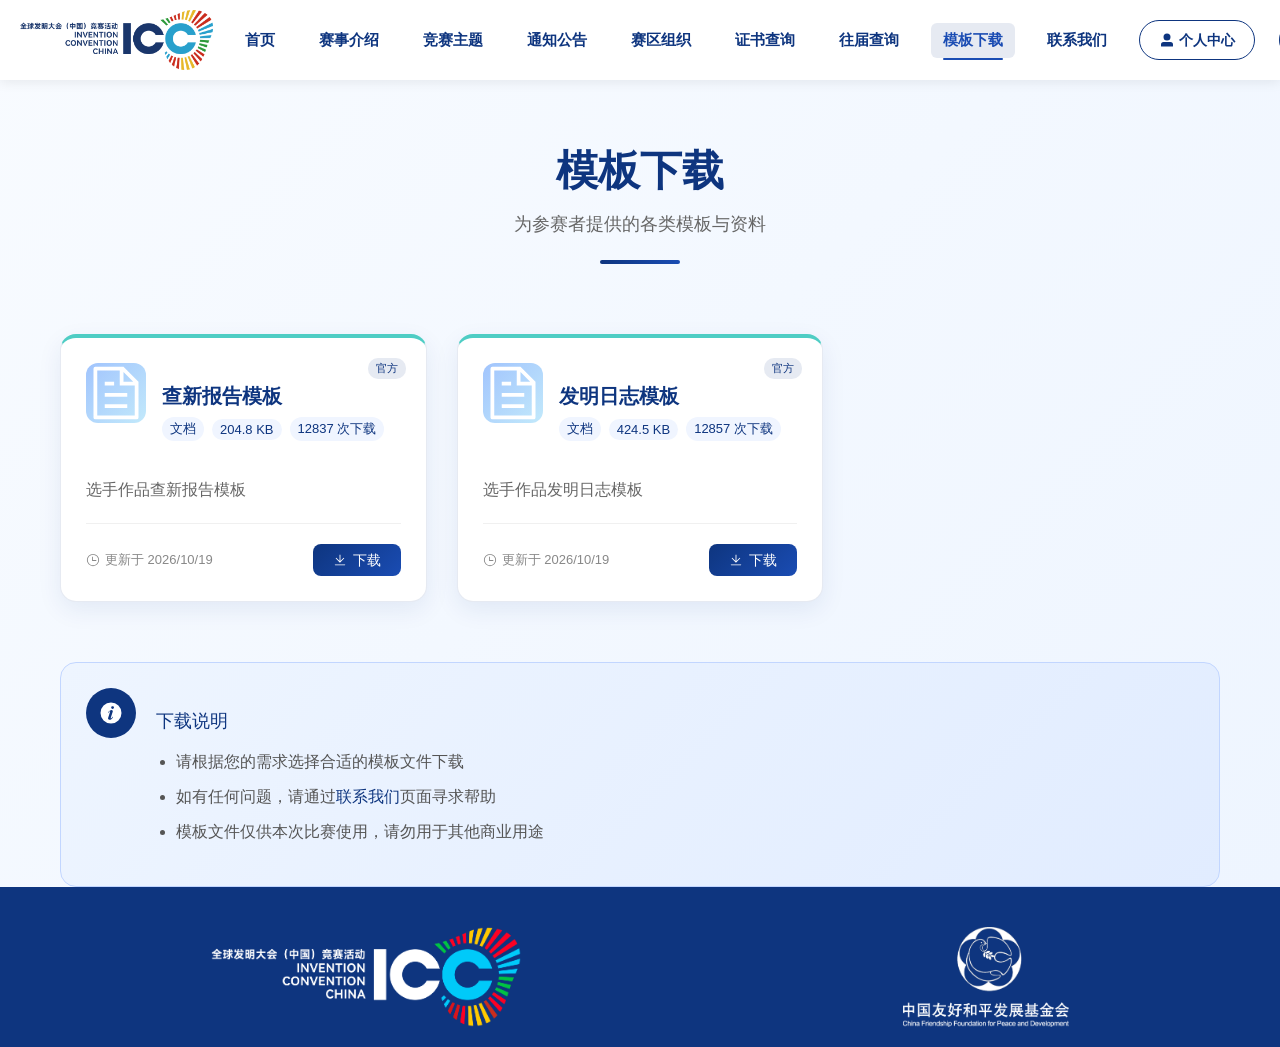
<file: download.html>
<!DOCTYPE html>
<html lang="zh-CN">
  <head>
    <meta charset="utf-8" />
    <meta http-equiv="X-UA-Compatible" content="IE=edge,chrome=1" />
    <meta name="renderer" content="webkit" />
    <meta name="viewport" content="width=device-width, initial-scale=1, maximum-scale=1, user-scalable=no" />
    <meta name="robots" content="noindex, nofollow" />
    <title></title>
    <link rel="stylesheet" href="assets/css/style.css" />
    <link rel="stylesheet" href="assets/css/content.css" />
  </head>
  <body>
    <div id="app">
      <div class="page-wrapper download-page">
<header class="app-header">
          <div class="logo-container">
            <img class="logo" src="assets/img/logo-header.png" alt="ICC" />
          </div>
                    <nav class="nav-links desktop-nav">
            <a href="home.html" class="nav-btn">首页</a>
            <a href="introduction.html" class="nav-btn">赛事介绍</a>
            <a href="theme.html" class="nav-btn">竞赛主题</a>
            <a href="announcement.html" class="nav-btn">通知公告</a>
            <a href="organization.html" class="nav-btn">赛区组织</a>
            <a href="index.html" class="nav-btn">证书查询</a>
            <a href="past.html" class="nav-btn">往届查询</a>
            <a href="download.html" class="nav-btn router-link-exact-active">模板下载</a>
            <a href="contact.html" class="nav-btn">联系我们</a>
          </nav>
          <div class="auth-buttons desktop-auth">
            <button class="auth-btn personal-center-btn" type="button" id="personalBtn">
              <span class="btn-icon">
                <svg viewBox="0 0 1024 1024" width="16" height="16" xmlns="http://www.w3.org/2000/svg">
                  <path fill="currentColor" d="M288 320a224 224 0 1 0 448 0 224 224 0 1 0-448 0m544 608H160a32 32 0 0 1-32-32v-96a160 160 0 0 1 160-160h448a160 160 0 0 1 160 160v96a32 32 0 0 1-32 32z" />
                </svg>
              </span>
              <span>个人中心</span>
            </button>
            <button class="auth-btn register-btn" type="button" id="registerBtn"><span>报名参赛</span></button>
          </div>

          <button class="mobile-menu-btn" type="button" id="mobileMenuBtn" aria-label="打开菜单">
            <span class="menu-line"></span><span class="menu-line"></span><span class="menu-line"></span>
          </button>
          <div class="mobile-menu-overlay" id="mobileOverlay"></div>
          <nav class="mobile-nav" id="mobileNav">
            <div class="mobile-nav-header">
              <img class="mobile-logo" src="assets/img/logo-header.png" alt="ICC" />
              <button class="close-menu-btn" type="button" id="closeMenuBtn">×</button>
            </div>
            <div class="mobile-auth-buttons">
              <button class="mobile-auth-btn mobile-personal-center-btn" type="button">
                <span class="mobile-btn-inner">
                  <span class="btn-icon">
                    <svg viewBox="0 0 1024 1024" width="16" height="16" xmlns="http://www.w3.org/2000/svg">
                      <path fill="currentColor" d="M288 320a224 224 0 1 0 448 0 224 224 0 1 0-448 0m544 608H160a32 32 0 0 1-32-32v-96a160 160 0 0 1 160-160h448a160 160 0 0 1 160 160v96a32 32 0 0 1-32 32z" />
                    </svg>
                  </span>
                  <span>个人中心</span>
                </span>
              </button>
              <button class="mobile-auth-btn mobile-register-btn" type="button" id="mobileRegisterBtn"><span>报名参赛</span></button>
            </div>
                        <div class="mobile-nav-links">
              <a href="home.html" class="mobile-nav-btn"><span>首页</span><span class="nav-arrow">›</span></a>
              <a href="introduction.html" class="mobile-nav-btn"><span>赛事介绍</span><span class="nav-arrow">›</span></a>
              <a href="theme.html" class="mobile-nav-btn"><span>竞赛主题</span><span class="nav-arrow">›</span></a>
              <a href="announcement.html" class="mobile-nav-btn"><span>通知公告</span><span class="nav-arrow">›</span></a>
              <a href="organization.html" class="mobile-nav-btn"><span>赛区组织</span><span class="nav-arrow">›</span></a>
              <a href="index.html" class="mobile-nav-btn"><span>证书查询</span><span class="nav-arrow">›</span></a>
              <a href="past.html" class="mobile-nav-btn"><span>往届查询</span><span class="nav-arrow">›</span></a>
              <a href="download.html" class="mobile-nav-btn active"><span>模板下载</span><span class="nav-arrow">›</span></a>
              <a href="contact.html" class="mobile-nav-btn"><span>联系我们</span><span class="nav-arrow">›</span></a>
            </div>
          </nav>
        </header>

        <div class="main-content">
          <section class="title-section">
            <div class="container">
              <div class="page-header">
                <h1 class="page-title">模板下载</h1>
                <p class="page-subtitle">为参赛者提供的各类模板与资料</p>
                <div class="title-line"></div>
              </div>
            </div>
          </section>
          <section class="download-section">
            <div class="container">
              <div class="template-grid">
                <div class="template-card document">
              <div class="card-header">
                <div class="template-icon"><svg viewBox="0 0 1024 1024"><path fill="currentColor" d="M832 384H576V128H192v768h640V384zm-26.496-64L640 154.496V320h165.504zM160 64h480l256 256v608a32 32 0 0 1-32 32H160a32 32 0 0 1-32-32V96a32 32 0 0 1 32-32zm160 448h384v64H320v-64zm0-192h160v64H320v-64zm0 384h384v64H320v-64z"></path></svg></div>
                <div class="template-info">
                  <h3>查新报告模板</h3>
                  <div class="template-meta"><span class="template-type">文档</span><span class="template-size">204.8 KB</span><span class="template-downloads">12837 次下载</span></div>
                </div>
              </div>
              <p class="template-description">选手作品查新报告模板</p>
              <div class="template-footer">
                <div class="update-info"><i class="el-icon"><svg viewBox="0 0 1024 1024"><path fill="currentColor" d="M512 896a384 384 0 1 0 0-768 384 384 0 0 0 0 768zm0 64a448 448 0 1 1 0-896 448 448 0 0 1 0 896z"></path><path fill="currentColor" d="M480 256a32 32 0 0 1 32 32v256a32 32 0 0 1-64 0V288a32 32 0 0 1 32-32z"></path><path fill="currentColor" d="M480 512h256q32 0 32 32t-32 32H480q-32 0-32-32t32-32z"></path></svg></i><span>更新于 2026/10/19</span></div>
                <div class="download-actions">
                  <a class="el-button download-btn" href="assets/files/chaxin-report.docx" download="查新报告模板.docx"><i class="el-icon"><svg viewBox="0 0 1024 1024"><path fill="currentColor" d="M160 832h704a32 32 0 1 1 0 64H160a32 32 0 1 1 0-64zm384-253.696 236.288-236.352 45.248 45.248L508.8 704 192 387.2l45.248-45.248L480 584.704V128h64v450.304z"></path></svg></i><span>下载</span></a>
                </div>
              </div>
              <div class="template-tags"><span class="tag">官方</span></div>
            </div>
                <div class="template-card document">
              <div class="card-header">
                <div class="template-icon"><svg viewBox="0 0 1024 1024"><path fill="currentColor" d="M832 384H576V128H192v768h640V384zm-26.496-64L640 154.496V320h165.504zM160 64h480l256 256v608a32 32 0 0 1-32 32H160a32 32 0 0 1-32-32V96a32 32 0 0 1 32-32zm160 448h384v64H320v-64zm0-192h160v64H320v-64zm0 384h384v64H320v-64z"></path></svg></div>
                <div class="template-info">
                  <h3>发明日志模板</h3>
                  <div class="template-meta"><span class="template-type">文档</span><span class="template-size">424.5 KB</span><span class="template-downloads">12857 次下载</span></div>
                </div>
              </div>
              <p class="template-description">选手作品发明日志模板</p>
              <div class="template-footer">
                <div class="update-info"><i class="el-icon"><svg viewBox="0 0 1024 1024"><path fill="currentColor" d="M512 896a384 384 0 1 0 0-768 384 384 0 0 0 0 768zm0 64a448 448 0 1 1 0-896 448 448 0 0 1 0 896z"></path><path fill="currentColor" d="M480 256a32 32 0 0 1 32 32v256a32 32 0 0 1-64 0V288a32 32 0 0 1 32-32z"></path><path fill="currentColor" d="M480 512h256q32 0 32 32t-32 32H480q-32 0-32-32t32-32z"></path></svg></i><span>更新于 2026/10/19</span></div>
                <div class="download-actions">
                  <a class="el-button download-btn" href="assets/files/invention-log.docx" download="发明日志模板.docx"><i class="el-icon"><svg viewBox="0 0 1024 1024"><path fill="currentColor" d="M160 832h704a32 32 0 1 1 0 64H160a32 32 0 1 1 0-64zm384-253.696 236.288-236.352 45.248 45.248L508.8 704 192 387.2l45.248-45.248L480 584.704V128h64v450.304z"></path></svg></i><span>下载</span></a>
                </div>
              </div>
              <div class="template-tags"><span class="tag">官方</span></div>
            </div>
              </div>
              <div class="download-notice">
                <div class="notice-icon"><i class="el-icon"><svg viewBox="0 0 1024 1024"><path fill="currentColor" d="M512 64a448 448 0 1 1 0 896.064A448 448 0 0 1 512 64zm67.2 275.072c33.28 0 60.288-23.104 60.288-57.344s-27.072-57.344-60.288-57.344c-33.28 0-60.16 23.104-60.16 57.344s26.88 57.344 60.16 57.344zM590.912 699.2c0-6.848 2.368-24.64 1.024-34.752l-52.608 60.544c-10.88 11.456-24.512 19.392-30.912 17.28a12.992 12.992 0 0 1-8.256-14.72l87.68-276.992c7.168-35.136-12.544-67.2-54.336-71.296-44.096 0-108.992 44.736-148.48 101.504 0 6.784-1.28 23.68.064 33.792l52.544-60.608c10.88-11.328 23.552-19.328 29.952-17.152a12.8 12.8 0 0 1 7.808 16.128L388.48 728.576c-10.048 32.256 8.96 63.872 55.04 71.04 67.84 0 107.904-43.648 147.456-100.416z"></path></svg></i></div>
                <div class="notice-content">
                  <h4>下载说明</h4>
                  <ul>
                    <li>请根据您的需求选择合适的模板文件下载</li>
                    <li>如有任何问题，请通过<a href="contact.html">联系我们</a>页面寻求帮助</li>
                    <li>模板文件仅供本次比赛使用，请勿用于其他商业用途</li>
                  </ul>
                </div>
              </div>
            </div>
          </section>
        </div>

<footer class="app-footer">
          <img class="foot-logo" src="assets/img/logo-footer-left.png" alt="Logo Left" />
          <img class="foot-logo" src="assets/img/logo-footer-right.png" alt="Logo Right" />
        </footer>
      </div>

    <!-- 报名参赛：选择参赛方式 -->
    <div class="competition-modal-overlay" id="competitionModal" hidden>
      <div class="competition-modal-container" role="dialog" aria-modal="true" aria-labelledby="modalTitle">
        <button class="modal-close-btn" type="button" id="modalCloseBtn" aria-label="关闭">
          <svg width="20" height="20" viewBox="0 0 20 20" fill="none" xmlns="http://www.w3.org/2000/svg">
            <path d="M15 5L5 15M5 5L15 15" stroke="#666" stroke-width="2" stroke-linecap="round" stroke-linejoin="round" />
          </svg>
        </button>
        <div class="modal-header">
          <div class="modal-icon">
            <svg width="48" height="48" viewBox="0 0 48 48" fill="none" xmlns="http://www.w3.org/2000/svg">
              <circle cx="24" cy="24" r="24" fill="#0E357F" fill-opacity="0.1" />
              <path d="M32 19L24 27L16 19" stroke="#0E357F" stroke-width="2" stroke-linecap="round" stroke-linejoin="round" />
            </svg>
          </div>
          <h2 class="modal-title" id="modalTitle">选择参赛方式</h2>
          <p class="modal-subtitle">请选择您要参加的赛事类型</p>
        </div>
        <div class="modal-content">
          <div class="competition-options">
            <div class="competition-card" data-value="provincial">
              <div class="card-icon-wrapper">
                <div class="card-icon provincial-bg">
                  <svg width="32" height="32" viewBox="0 0 32 32" fill="none" xmlns="http://www.w3.org/2000/svg">
                    <path d="M16 2C8.268 2 2 8.268 2 16C2 23.732 8.268 30 16 30C23.732 30 30 23.732 30 16C30 8.268 23.732 2 16 2Z" fill="white" />
                    <path d="M16 6C10.477 6 6 10.477 6 16C6 21.523 10.477 26 16 26C21.523 26 26 21.523 26 16C26 10.477 21.523 6 16 6Z" fill="#0E357F" />
                    <path d="M16 12C13.791 12 12 13.791 12 16C12 18.209 13.791 20 16 20C18.209 20 20 18.209 20 16C20 13.791 18.209 12 16 12Z" fill="white" />
                  </svg>
                </div>
              </div>
              <div class="card-content"><h3 class="card-title">省赛</h3></div>
              <div class="card-checkmark" hidden>
                <svg width="24" height="24" viewBox="0 0 24 24" fill="none" xmlns="http://www.w3.org/2000/svg">
                  <circle cx="12" cy="12" r="12" fill="#0E357F" />
                  <path d="M7 12L10 15L17 8" stroke="white" stroke-width="2" stroke-linecap="round" stroke-linejoin="round" />
                </svg>
              </div>
            </div>
            <div class="competition-card" data-value="theme">
              <div class="card-icon-wrapper">
                <div class="card-icon theme-bg">
                  <svg width="32" height="32" viewBox="0 0 32 32" fill="none" xmlns="http://www.w3.org/2000/svg">
                    <path d="M16 4L20 12L28 13.5L22 20L23 28L16 24L9 28L10 20L4 13.5L12 12L16 4Z" fill="white" />
                  </svg>
                </div>
              </div>
              <div class="card-content"><h3 class="card-title">主题赛</h3></div>
              <div class="card-checkmark" hidden>
                <svg width="24" height="24" viewBox="0 0 24 24" fill="none" xmlns="http://www.w3.org/2000/svg">
                  <circle cx="12" cy="12" r="12" fill="#0E357F" />
                  <path d="M7 12L10 15L17 8" stroke="white" stroke-width="2" stroke-linecap="round" stroke-linejoin="round" />
                </svg>
              </div>
            </div>
          </div>
          <div class="selection-tip" id="selectionTip" hidden>
            <div class="tip-icon">
              <svg width="20" height="20" viewBox="0 0 20 20" fill="none" xmlns="http://www.w3.org/2000/svg">
                <circle cx="10" cy="10" r="10" fill="#0E357F" fill-opacity="0.1" />
                <path d="M10 5V10M10 15H10.01" stroke="#0E357F" stroke-width="1.5" stroke-linecap="round" stroke-linejoin="round" />
              </svg>
            </div>
            <span class="tip-text">您选择了<span class="tip-highlight" id="tipValue">省赛</span>，点击确定继续</span>
          </div>
        </div>
        <div class="modal-footer">
          <button class="modal-btn modal-btn-secondary" type="button" id="modalCancelBtn">取消</button>
          <button class="modal-btn modal-btn-primary disabled" type="button" id="modalConfirmBtn" disabled>确定</button>
        </div>
      </div>
    </div>

    
    <script src="assets/js/app.js"></script>
    <script src="assets/js/pages.js"></script>
  </body>
</html>
</file>
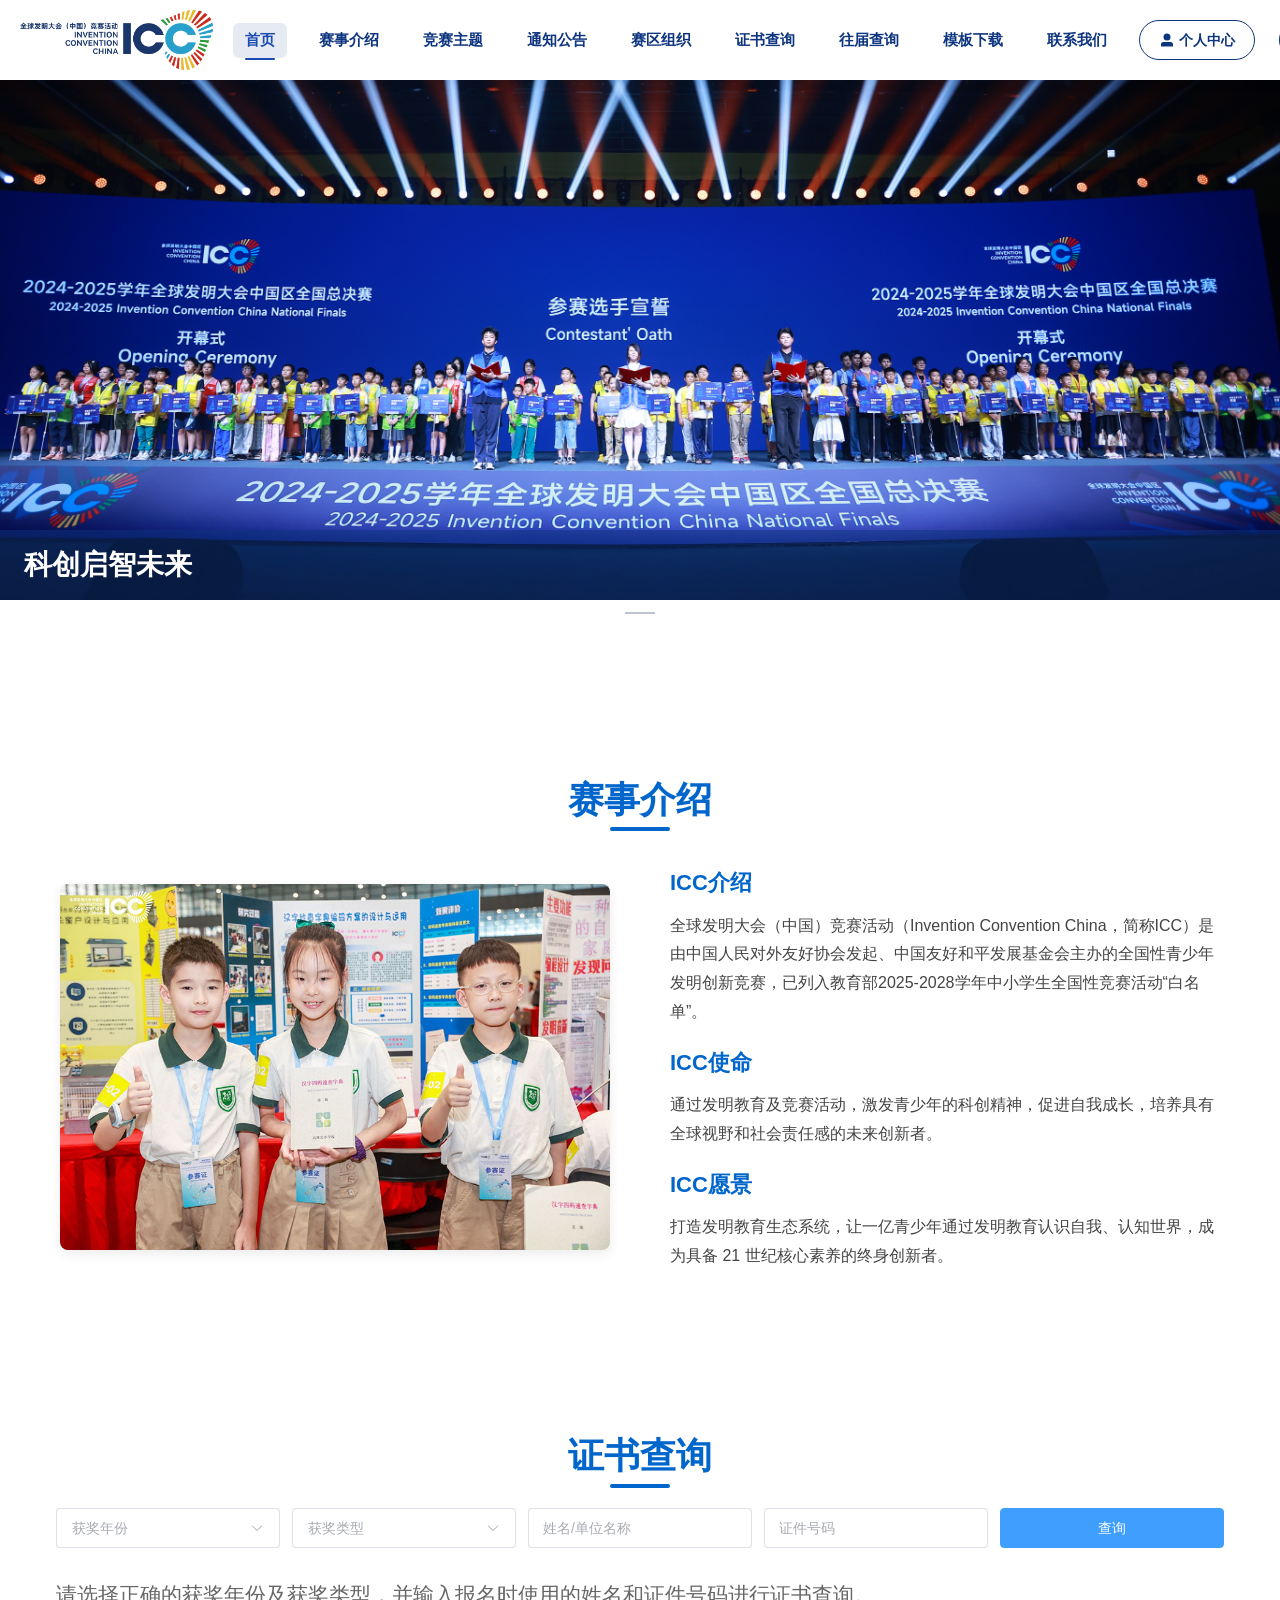
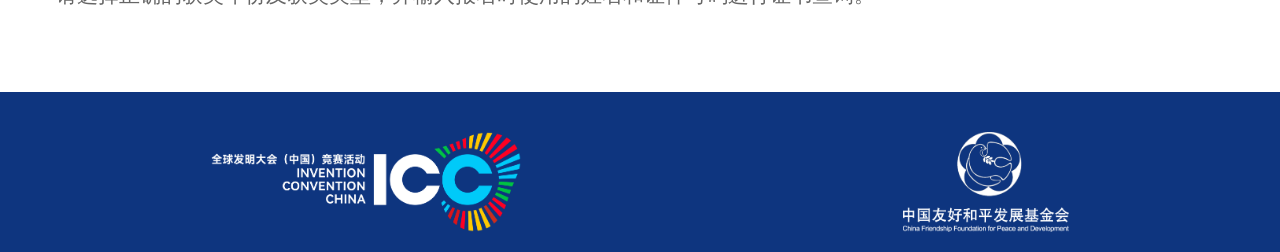
<file: home.html>
<!DOCTYPE html>
<html lang="zh-CN">
  <head>
    <meta charset="utf-8" />
    <meta http-equiv="X-UA-Compatible" content="IE=edge,chrome=1" />
    <meta name="renderer" content="webkit" />
    <meta name="viewport" content="width=device-width, initial-scale=1, maximum-scale=1, user-scalable=no" />
    <meta name="robots" content="noindex, nofollow" />
    <title></title>
    <link rel="stylesheet" href="assets/css/style.css" />
    <link rel="stylesheet" href="assets/css/pages.css" />
  </head>
  <body>
    <div id="app">
      <div class="home">
<header class="app-header">
          <div class="logo-container">
            <img class="logo" src="assets/img/logo-header.png" alt="ICC" />
          </div>
                    <nav class="nav-links desktop-nav">
            <a href="home.html" class="nav-btn router-link-exact-active">首页</a>
            <a href="introduction.html" class="nav-btn">赛事介绍</a>
            <a href="theme.html" class="nav-btn">竞赛主题</a>
            <a href="announcement.html" class="nav-btn">通知公告</a>
            <a href="organization.html" class="nav-btn">赛区组织</a>
            <a href="index.html" class="nav-btn">证书查询</a>
            <a href="past.html" class="nav-btn">往届查询</a>
            <a href="download.html" class="nav-btn">模板下载</a>
            <a href="contact.html" class="nav-btn">联系我们</a>
          </nav>
          <div class="auth-buttons desktop-auth">
            <button class="auth-btn personal-center-btn" type="button" id="personalBtn">
              <span class="btn-icon">
                <svg viewBox="0 0 1024 1024" width="16" height="16" xmlns="http://www.w3.org/2000/svg">
                  <path fill="currentColor" d="M288 320a224 224 0 1 0 448 0 224 224 0 1 0-448 0m544 608H160a32 32 0 0 1-32-32v-96a160 160 0 0 1 160-160h448a160 160 0 0 1 160 160v96a32 32 0 0 1-32 32z" />
                </svg>
              </span>
              <span>个人中心</span>
            </button>
            <button class="auth-btn register-btn" type="button" id="registerBtn"><span>报名参赛</span></button>
          </div>

          <button class="mobile-menu-btn" type="button" id="mobileMenuBtn" aria-label="打开菜单">
            <span class="menu-line"></span><span class="menu-line"></span><span class="menu-line"></span>
          </button>
          <div class="mobile-menu-overlay" id="mobileOverlay"></div>
          <nav class="mobile-nav" id="mobileNav">
            <div class="mobile-nav-header">
              <img class="mobile-logo" src="assets/img/logo-header.png" alt="ICC" />
              <button class="close-menu-btn" type="button" id="closeMenuBtn">×</button>
            </div>
            <div class="mobile-auth-buttons">
              <button class="mobile-auth-btn mobile-personal-center-btn" type="button">
                <span class="mobile-btn-inner">
                  <span class="btn-icon">
                    <svg viewBox="0 0 1024 1024" width="16" height="16" xmlns="http://www.w3.org/2000/svg">
                      <path fill="currentColor" d="M288 320a224 224 0 1 0 448 0 224 224 0 1 0-448 0m544 608H160a32 32 0 0 1-32-32v-96a160 160 0 0 1 160-160h448a160 160 0 0 1 160 160v96a32 32 0 0 1-32 32z" />
                    </svg>
                  </span>
                  <span>个人中心</span>
                </span>
              </button>
              <button class="mobile-auth-btn mobile-register-btn" type="button" id="mobileRegisterBtn"><span>报名参赛</span></button>
            </div>
                        <div class="mobile-nav-links">
              <a href="home.html" class="mobile-nav-btn active"><span>首页</span><span class="nav-arrow">›</span></a>
              <a href="introduction.html" class="mobile-nav-btn"><span>赛事介绍</span><span class="nav-arrow">›</span></a>
              <a href="theme.html" class="mobile-nav-btn"><span>竞赛主题</span><span class="nav-arrow">›</span></a>
              <a href="announcement.html" class="mobile-nav-btn"><span>通知公告</span><span class="nav-arrow">›</span></a>
              <a href="organization.html" class="mobile-nav-btn"><span>赛区组织</span><span class="nav-arrow">›</span></a>
              <a href="index.html" class="mobile-nav-btn"><span>证书查询</span><span class="nav-arrow">›</span></a>
              <a href="past.html" class="mobile-nav-btn"><span>往届查询</span><span class="nav-arrow">›</span></a>
              <a href="download.html" class="mobile-nav-btn"><span>模板下载</span><span class="nav-arrow">›</span></a>
              <a href="contact.html" class="mobile-nav-btn"><span>联系我们</span><span class="nav-arrow">›</span></a>
            </div>
          </nav>
        </header>

        <section class="banner">
          <div class="el-carousel el-carousel--horizontal">
            <div class="el-carousel__container">
              <div class="el-carousel__item is-active">
                <div class="slide-wrap">
                  <img class="banner-img" src="assets/img/home-banner.jpg" alt="" />
                  <div class="slide-caption">科创启智未来</div>
                </div>
              </div>
            </div>
            <ul class="el-carousel__indicators el-carousel__indicators--horizontal el-carousel__indicators--outside">
              <li class="el-carousel__indicator el-carousel__indicator--horizontal is-active">
                <button class="el-carousel__button" type="button" aria-label="幻灯片切换至索引 1"></button>
              </li>
            </ul>
          </div>
        </section>

        <section class="intro">
          <div class="intro-wrapper">
            <h2 class="intro-title">赛事介绍</h2>
            <div class="intro-inner">
              <img class="intro-img" src="assets/img/home-intro.jpg" alt="ICC Intro" />
              <div class="intro-content">
                <h3>ICC介绍</h3>
                <p>全球发明大会（中国）竞赛活动（Invention Convention China，简称ICC）是由中国人民对外友好协会发起、中国友好和平发展基金会主办的全国性青少年发明创新竞赛，已列入教育部2025-2028学年中小学生全国性竞赛活动“白名单”。</p>
                <h3>ICC使命</h3>
                <p>通过发明教育及竞赛活动，激发青少年的科创精神，促进自我成长，培养具有全球视野和社会责任感的未来创新者。</p>
                <h3>ICC愿景</h3>
                <p>打造发明教育生态系统，让一亿青少年通过发明教育认识自我、认知世界，成为具备 21 世纪核心素养的终身创新者。</p>
              </div>
            </div>
          </div>
        </section>

        <section class="cert">
          <div class="query-wrapper">
            <h2>证书查询</h2>
            <form class="el-form" id="queryForm" data-mode="home" novalidate>
              <div class="query-flex">
                <div class="el-form-item query-item" data-field="awardYear">
                  <div class="el-select el-select--large" id="select-awardYear" tabindex="0" role="combobox" aria-haspopup="listbox" aria-expanded="false">
                        <div class="el-select__wrapper">
                          <div class="el-select__selection">
                            <span class="el-select__placeholder"><span>获奖年份</span></span>
                          </div>
                          <div class="el-select__suffix">
                            <svg class="el-select__caret" viewBox="0 0 1024 1024" width="14" height="14" xmlns="http://www.w3.org/2000/svg">
                              <path fill="currentColor" d="M831.872 340.864 512 652.672 192.128 340.864a30.592 30.592 0 0 0-42.752 0 29.12 29.12 0 0 0 0 41.6L489.664 714.24a32 32 0 0 0 44.672 0l340.288-331.712a29.12 29.12 0 0 0 0-41.728 30.592 30.592 0 0 0-42.752 0z" />
                            </svg>
                          </div>
                        </div>
                      </div>
                </div>
                <div class="el-form-item query-item" data-field="awardType">
                  <div class="el-select el-select--large" id="select-awardType" tabindex="0" role="combobox" aria-haspopup="listbox" aria-expanded="false">
                        <div class="el-select__wrapper">
                          <div class="el-select__selection">
                            <span class="el-select__placeholder"><span>获奖类型</span></span>
                          </div>
                          <div class="el-select__suffix">
                            <svg class="el-select__caret" viewBox="0 0 1024 1024" width="14" height="14" xmlns="http://www.w3.org/2000/svg">
                              <path fill="currentColor" d="M831.872 340.864 512 652.672 192.128 340.864a30.592 30.592 0 0 0-42.752 0 29.12 29.12 0 0 0 0 41.6L489.664 714.24a32 32 0 0 0 44.672 0l340.288-331.712a29.12 29.12 0 0 0 0-41.728 30.592 30.592 0 0 0-42.752 0z" />
                            </svg>
                          </div>
                        </div>
                      </div>
                </div>
                <div class="el-form-item query-item" data-field="participantName">
                  <div class="el-input el-input--large">
                    <div class="el-input__wrapper">
                      <input class="el-input__inner" id="input-participantName" name="participantName" type="text" placeholder="姓名/单位名称" autocomplete="off" />
                    </div>
                  </div>
                </div>
                <div class="el-form-item query-item" data-field="idNumber">
                  <div class="el-input el-input--large">
                    <div class="el-input__wrapper">
                      <input class="el-input__inner" id="input-idNumber" name="idNumber" type="text" placeholder="证件号码" autocomplete="off" />
                    </div>
                  </div>
                </div>
                <div class="el-form-item query-item">
                  <button class="el-button el-button--primary" type="submit" id="queryBtn"><span>查询</span></button>
                </div>
              </div>
            </form>
            <p class="query-tip">请选择正确的获奖年份及获奖类型，并输入报名时使用的姓名和证件号码进行证书查询。</p>
          </div>
        </section>

<footer class="app-footer">
          <img class="foot-logo" src="assets/img/logo-footer-left.png" alt="Logo Left" />
          <img class="foot-logo" src="assets/img/logo-footer-right.png" alt="Logo Right" />
        </footer>
      </div>

    <!-- 报名参赛：选择参赛方式 -->
    <div class="competition-modal-overlay" id="competitionModal" hidden>
      <div class="competition-modal-container" role="dialog" aria-modal="true" aria-labelledby="modalTitle">
        <button class="modal-close-btn" type="button" id="modalCloseBtn" aria-label="关闭">
          <svg width="20" height="20" viewBox="0 0 20 20" fill="none" xmlns="http://www.w3.org/2000/svg">
            <path d="M15 5L5 15M5 5L15 15" stroke="#666" stroke-width="2" stroke-linecap="round" stroke-linejoin="round" />
          </svg>
        </button>
        <div class="modal-header">
          <div class="modal-icon">
            <svg width="48" height="48" viewBox="0 0 48 48" fill="none" xmlns="http://www.w3.org/2000/svg">
              <circle cx="24" cy="24" r="24" fill="#0E357F" fill-opacity="0.1" />
              <path d="M32 19L24 27L16 19" stroke="#0E357F" stroke-width="2" stroke-linecap="round" stroke-linejoin="round" />
            </svg>
          </div>
          <h2 class="modal-title" id="modalTitle">选择参赛方式</h2>
          <p class="modal-subtitle">请选择您要参加的赛事类型</p>
        </div>
        <div class="modal-content">
          <div class="competition-options">
            <div class="competition-card" data-value="provincial">
              <div class="card-icon-wrapper">
                <div class="card-icon provincial-bg">
                  <svg width="32" height="32" viewBox="0 0 32 32" fill="none" xmlns="http://www.w3.org/2000/svg">
                    <path d="M16 2C8.268 2 2 8.268 2 16C2 23.732 8.268 30 16 30C23.732 30 30 23.732 30 16C30 8.268 23.732 2 16 2Z" fill="white" />
                    <path d="M16 6C10.477 6 6 10.477 6 16C6 21.523 10.477 26 16 26C21.523 26 26 21.523 26 16C26 10.477 21.523 6 16 6Z" fill="#0E357F" />
                    <path d="M16 12C13.791 12 12 13.791 12 16C12 18.209 13.791 20 16 20C18.209 20 20 18.209 20 16C20 13.791 18.209 12 16 12Z" fill="white" />
                  </svg>
                </div>
              </div>
              <div class="card-content"><h3 class="card-title">省赛</h3></div>
              <div class="card-checkmark" hidden>
                <svg width="24" height="24" viewBox="0 0 24 24" fill="none" xmlns="http://www.w3.org/2000/svg">
                  <circle cx="12" cy="12" r="12" fill="#0E357F" />
                  <path d="M7 12L10 15L17 8" stroke="white" stroke-width="2" stroke-linecap="round" stroke-linejoin="round" />
                </svg>
              </div>
            </div>
            <div class="competition-card" data-value="theme">
              <div class="card-icon-wrapper">
                <div class="card-icon theme-bg">
                  <svg width="32" height="32" viewBox="0 0 32 32" fill="none" xmlns="http://www.w3.org/2000/svg">
                    <path d="M16 4L20 12L28 13.5L22 20L23 28L16 24L9 28L10 20L4 13.5L12 12L16 4Z" fill="white" />
                  </svg>
                </div>
              </div>
              <div class="card-content"><h3 class="card-title">主题赛</h3></div>
              <div class="card-checkmark" hidden>
                <svg width="24" height="24" viewBox="0 0 24 24" fill="none" xmlns="http://www.w3.org/2000/svg">
                  <circle cx="12" cy="12" r="12" fill="#0E357F" />
                  <path d="M7 12L10 15L17 8" stroke="white" stroke-width="2" stroke-linecap="round" stroke-linejoin="round" />
                </svg>
              </div>
            </div>
          </div>
          <div class="selection-tip" id="selectionTip" hidden>
            <div class="tip-icon">
              <svg width="20" height="20" viewBox="0 0 20 20" fill="none" xmlns="http://www.w3.org/2000/svg">
                <circle cx="10" cy="10" r="10" fill="#0E357F" fill-opacity="0.1" />
                <path d="M10 5V10M10 15H10.01" stroke="#0E357F" stroke-width="1.5" stroke-linecap="round" stroke-linejoin="round" />
              </svg>
            </div>
            <span class="tip-text">您选择了<span class="tip-highlight" id="tipValue">省赛</span>，点击确定继续</span>
          </div>
        </div>
        <div class="modal-footer">
          <button class="modal-btn modal-btn-secondary" type="button" id="modalCancelBtn">取消</button>
          <button class="modal-btn modal-btn-primary disabled" type="button" id="modalConfirmBtn" disabled>确定</button>
        </div>
      </div>
    </div>

    
    <script src="assets/js/app.js"></script>
  </body>
</html>
</file>
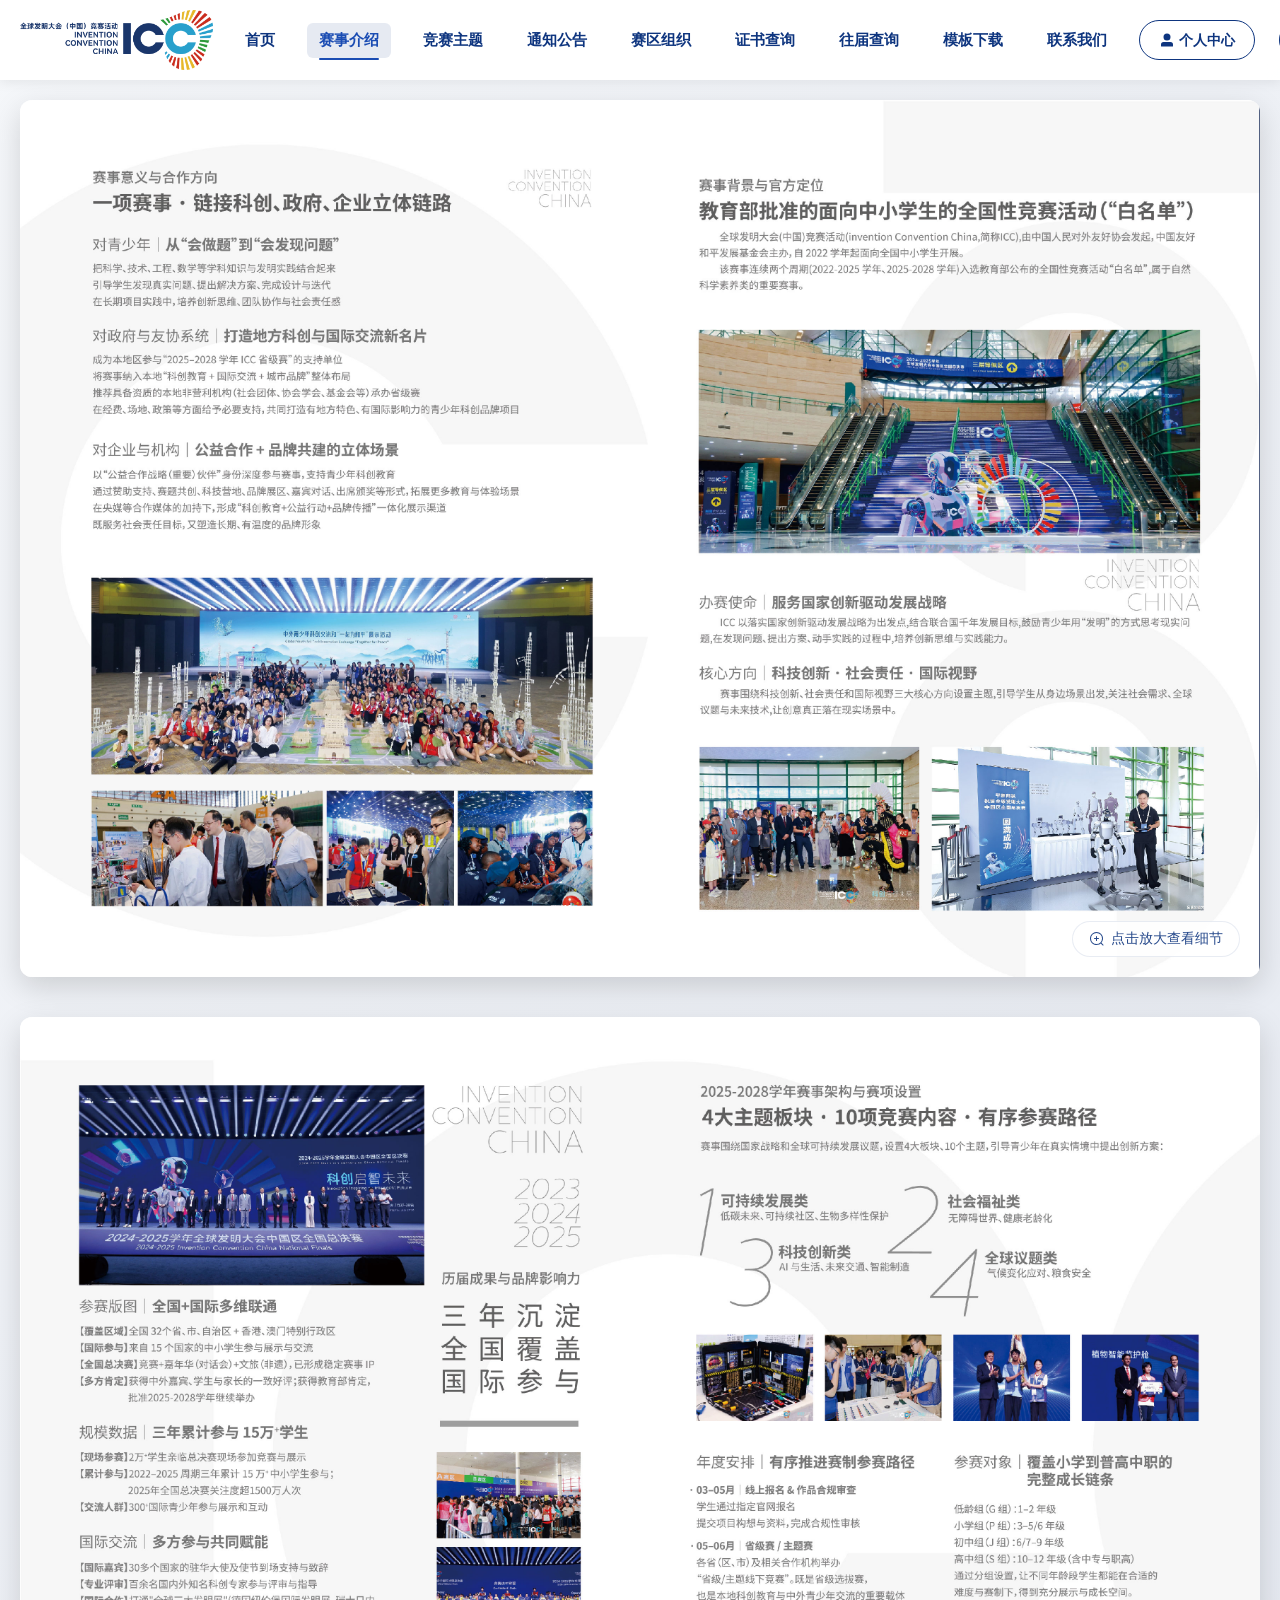
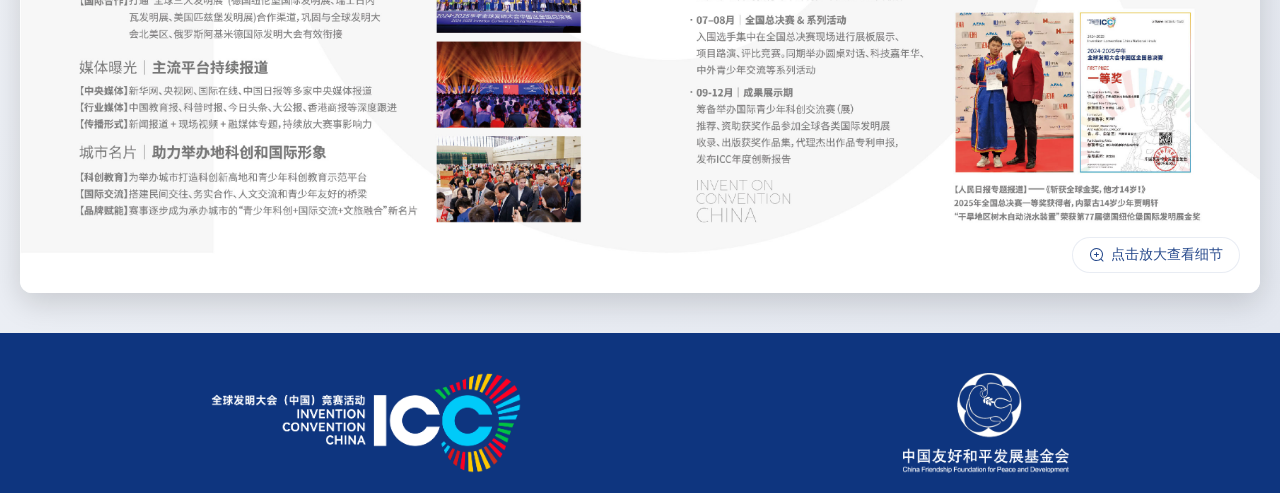
<file: introduction.html>
<!DOCTYPE html>
<html lang="zh-CN">
  <head>
    <meta charset="utf-8" />
    <meta http-equiv="X-UA-Compatible" content="IE=edge,chrome=1" />
    <meta name="renderer" content="webkit" />
    <meta name="viewport" content="width=device-width, initial-scale=1, maximum-scale=1, user-scalable=no" />
    <meta name="robots" content="noindex, nofollow" />
    <title></title>
    <link rel="stylesheet" href="assets/css/style.css" />
    <link rel="stylesheet" href="assets/css/pages.css" />
  </head>
  <body>
    <div id="app">
      <div class="page-wrapper">
<header class="app-header">
          <div class="logo-container">
            <img class="logo" src="assets/img/logo-header.png" alt="ICC" />
          </div>
                    <nav class="nav-links desktop-nav">
            <a href="home.html" class="nav-btn">首页</a>
            <a href="introduction.html" class="nav-btn router-link-exact-active">赛事介绍</a>
            <a href="theme.html" class="nav-btn">竞赛主题</a>
            <a href="announcement.html" class="nav-btn">通知公告</a>
            <a href="organization.html" class="nav-btn">赛区组织</a>
            <a href="index.html" class="nav-btn">证书查询</a>
            <a href="past.html" class="nav-btn">往届查询</a>
            <a href="download.html" class="nav-btn">模板下载</a>
            <a href="contact.html" class="nav-btn">联系我们</a>
          </nav>
          <div class="auth-buttons desktop-auth">
            <button class="auth-btn personal-center-btn" type="button" id="personalBtn">
              <span class="btn-icon">
                <svg viewBox="0 0 1024 1024" width="16" height="16" xmlns="http://www.w3.org/2000/svg">
                  <path fill="currentColor" d="M288 320a224 224 0 1 0 448 0 224 224 0 1 0-448 0m544 608H160a32 32 0 0 1-32-32v-96a160 160 0 0 1 160-160h448a160 160 0 0 1 160 160v96a32 32 0 0 1-32 32z" />
                </svg>
              </span>
              <span>个人中心</span>
            </button>
            <button class="auth-btn register-btn" type="button" id="registerBtn"><span>报名参赛</span></button>
          </div>

          <button class="mobile-menu-btn" type="button" id="mobileMenuBtn" aria-label="打开菜单">
            <span class="menu-line"></span><span class="menu-line"></span><span class="menu-line"></span>
          </button>
          <div class="mobile-menu-overlay" id="mobileOverlay"></div>
          <nav class="mobile-nav" id="mobileNav">
            <div class="mobile-nav-header">
              <img class="mobile-logo" src="assets/img/logo-header.png" alt="ICC" />
              <button class="close-menu-btn" type="button" id="closeMenuBtn">×</button>
            </div>
            <div class="mobile-auth-buttons">
              <button class="mobile-auth-btn mobile-personal-center-btn" type="button">
                <span class="mobile-btn-inner">
                  <span class="btn-icon">
                    <svg viewBox="0 0 1024 1024" width="16" height="16" xmlns="http://www.w3.org/2000/svg">
                      <path fill="currentColor" d="M288 320a224 224 0 1 0 448 0 224 224 0 1 0-448 0m544 608H160a32 32 0 0 1-32-32v-96a160 160 0 0 1 160-160h448a160 160 0 0 1 160 160v96a32 32 0 0 1-32 32z" />
                    </svg>
                  </span>
                  <span>个人中心</span>
                </span>
              </button>
              <button class="mobile-auth-btn mobile-register-btn" type="button" id="mobileRegisterBtn"><span>报名参赛</span></button>
            </div>
                        <div class="mobile-nav-links">
              <a href="home.html" class="mobile-nav-btn"><span>首页</span><span class="nav-arrow">›</span></a>
              <a href="introduction.html" class="mobile-nav-btn active"><span>赛事介绍</span><span class="nav-arrow">›</span></a>
              <a href="theme.html" class="mobile-nav-btn"><span>竞赛主题</span><span class="nav-arrow">›</span></a>
              <a href="announcement.html" class="mobile-nav-btn"><span>通知公告</span><span class="nav-arrow">›</span></a>
              <a href="organization.html" class="mobile-nav-btn"><span>赛区组织</span><span class="nav-arrow">›</span></a>
              <a href="index.html" class="mobile-nav-btn"><span>证书查询</span><span class="nav-arrow">›</span></a>
              <a href="past.html" class="mobile-nav-btn"><span>往届查询</span><span class="nav-arrow">›</span></a>
              <a href="download.html" class="mobile-nav-btn"><span>模板下载</span><span class="nav-arrow">›</span></a>
              <a href="contact.html" class="mobile-nav-btn"><span>联系我们</span><span class="nav-arrow">›</span></a>
            </div>
          </nav>
        </header>

        <div class="image-container">
          <div class="images-showcase">
            <div class="image-section">
              <div class="image-wrapper">
                <img class="large-image" src="assets/img/intro-1.jpg" alt="介绍图片1" />
                <div class="zoom-hint">
                  <i class="el-icon"><svg xmlns="http://www.w3.org/2000/svg" viewBox="0 0 1024 1024"><path fill="currentColor" d="m795.904 750.72 124.992 124.928a32 32 0 0 1-45.248 45.248L750.656 795.904a416 416 0 1 1 45.248-45.248zM480 832a352 352 0 1 0 0-704 352 352 0 0 0 0 704zm-32-384v-96a32 32 0 0 1 64 0v96h96a32 32 0 0 1 0 64h-96v96a32 32 0 0 1-64 0v-96h-96a32 32 0 0 1 0-64h96z" /></svg></i><span>点击放大查看细节</span>
                </div>
              </div>
            </div>
            <div class="image-section">
              <div class="image-wrapper">
                <img class="large-image" src="assets/img/intro-2.jpg" alt="介绍图片2" />
                <div class="zoom-hint">
                  <i class="el-icon"><svg xmlns="http://www.w3.org/2000/svg" viewBox="0 0 1024 1024"><path fill="currentColor" d="m795.904 750.72 124.992 124.928a32 32 0 0 1-45.248 45.248L750.656 795.904a416 416 0 1 1 45.248-45.248zM480 832a352 352 0 1 0 0-704 352 352 0 0 0 0 704zm-32-384v-96a32 32 0 0 1 64 0v96h96a32 32 0 0 1 0 64h-96v96a32 32 0 0 1-64 0v-96h-96a32 32 0 0 1 0-64h96z" /></svg></i><span>点击放大查看细节</span>
                </div>
              </div>
            </div>
          </div>
        </div>

<footer class="app-footer">
          <img class="foot-logo" src="assets/img/logo-footer-left.png" alt="Logo Left" />
          <img class="foot-logo" src="assets/img/logo-footer-right.png" alt="Logo Right" />
        </footer>
      </div>

    <!-- 报名参赛：选择参赛方式 -->
    <div class="competition-modal-overlay" id="competitionModal" hidden>
      <div class="competition-modal-container" role="dialog" aria-modal="true" aria-labelledby="modalTitle">
        <button class="modal-close-btn" type="button" id="modalCloseBtn" aria-label="关闭">
          <svg width="20" height="20" viewBox="0 0 20 20" fill="none" xmlns="http://www.w3.org/2000/svg">
            <path d="M15 5L5 15M5 5L15 15" stroke="#666" stroke-width="2" stroke-linecap="round" stroke-linejoin="round" />
          </svg>
        </button>
        <div class="modal-header">
          <div class="modal-icon">
            <svg width="48" height="48" viewBox="0 0 48 48" fill="none" xmlns="http://www.w3.org/2000/svg">
              <circle cx="24" cy="24" r="24" fill="#0E357F" fill-opacity="0.1" />
              <path d="M32 19L24 27L16 19" stroke="#0E357F" stroke-width="2" stroke-linecap="round" stroke-linejoin="round" />
            </svg>
          </div>
          <h2 class="modal-title" id="modalTitle">选择参赛方式</h2>
          <p class="modal-subtitle">请选择您要参加的赛事类型</p>
        </div>
        <div class="modal-content">
          <div class="competition-options">
            <div class="competition-card" data-value="provincial">
              <div class="card-icon-wrapper">
                <div class="card-icon provincial-bg">
                  <svg width="32" height="32" viewBox="0 0 32 32" fill="none" xmlns="http://www.w3.org/2000/svg">
                    <path d="M16 2C8.268 2 2 8.268 2 16C2 23.732 8.268 30 16 30C23.732 30 30 23.732 30 16C30 8.268 23.732 2 16 2Z" fill="white" />
                    <path d="M16 6C10.477 6 6 10.477 6 16C6 21.523 10.477 26 16 26C21.523 26 26 21.523 26 16C26 10.477 21.523 6 16 6Z" fill="#0E357F" />
                    <path d="M16 12C13.791 12 12 13.791 12 16C12 18.209 13.791 20 16 20C18.209 20 20 18.209 20 16C20 13.791 18.209 12 16 12Z" fill="white" />
                  </svg>
                </div>
              </div>
              <div class="card-content"><h3 class="card-title">省赛</h3></div>
              <div class="card-checkmark" hidden>
                <svg width="24" height="24" viewBox="0 0 24 24" fill="none" xmlns="http://www.w3.org/2000/svg">
                  <circle cx="12" cy="12" r="12" fill="#0E357F" />
                  <path d="M7 12L10 15L17 8" stroke="white" stroke-width="2" stroke-linecap="round" stroke-linejoin="round" />
                </svg>
              </div>
            </div>
            <div class="competition-card" data-value="theme">
              <div class="card-icon-wrapper">
                <div class="card-icon theme-bg">
                  <svg width="32" height="32" viewBox="0 0 32 32" fill="none" xmlns="http://www.w3.org/2000/svg">
                    <path d="M16 4L20 12L28 13.5L22 20L23 28L16 24L9 28L10 20L4 13.5L12 12L16 4Z" fill="white" />
                  </svg>
                </div>
              </div>
              <div class="card-content"><h3 class="card-title">主题赛</h3></div>
              <div class="card-checkmark" hidden>
                <svg width="24" height="24" viewBox="0 0 24 24" fill="none" xmlns="http://www.w3.org/2000/svg">
                  <circle cx="12" cy="12" r="12" fill="#0E357F" />
                  <path d="M7 12L10 15L17 8" stroke="white" stroke-width="2" stroke-linecap="round" stroke-linejoin="round" />
                </svg>
              </div>
            </div>
          </div>
          <div class="selection-tip" id="selectionTip" hidden>
            <div class="tip-icon">
              <svg width="20" height="20" viewBox="0 0 20 20" fill="none" xmlns="http://www.w3.org/2000/svg">
                <circle cx="10" cy="10" r="10" fill="#0E357F" fill-opacity="0.1" />
                <path d="M10 5V10M10 15H10.01" stroke="#0E357F" stroke-width="1.5" stroke-linecap="round" stroke-linejoin="round" />
              </svg>
            </div>
            <span class="tip-text">您选择了<span class="tip-highlight" id="tipValue">省赛</span>，点击确定继续</span>
          </div>
        </div>
        <div class="modal-footer">
          <button class="modal-btn modal-btn-secondary" type="button" id="modalCancelBtn">取消</button>
          <button class="modal-btn modal-btn-primary disabled" type="button" id="modalConfirmBtn" disabled>确定</button>
        </div>
      </div>
    </div>

    
    <script src="assets/js/app.js"></script>
  </body>
</html>
</file>
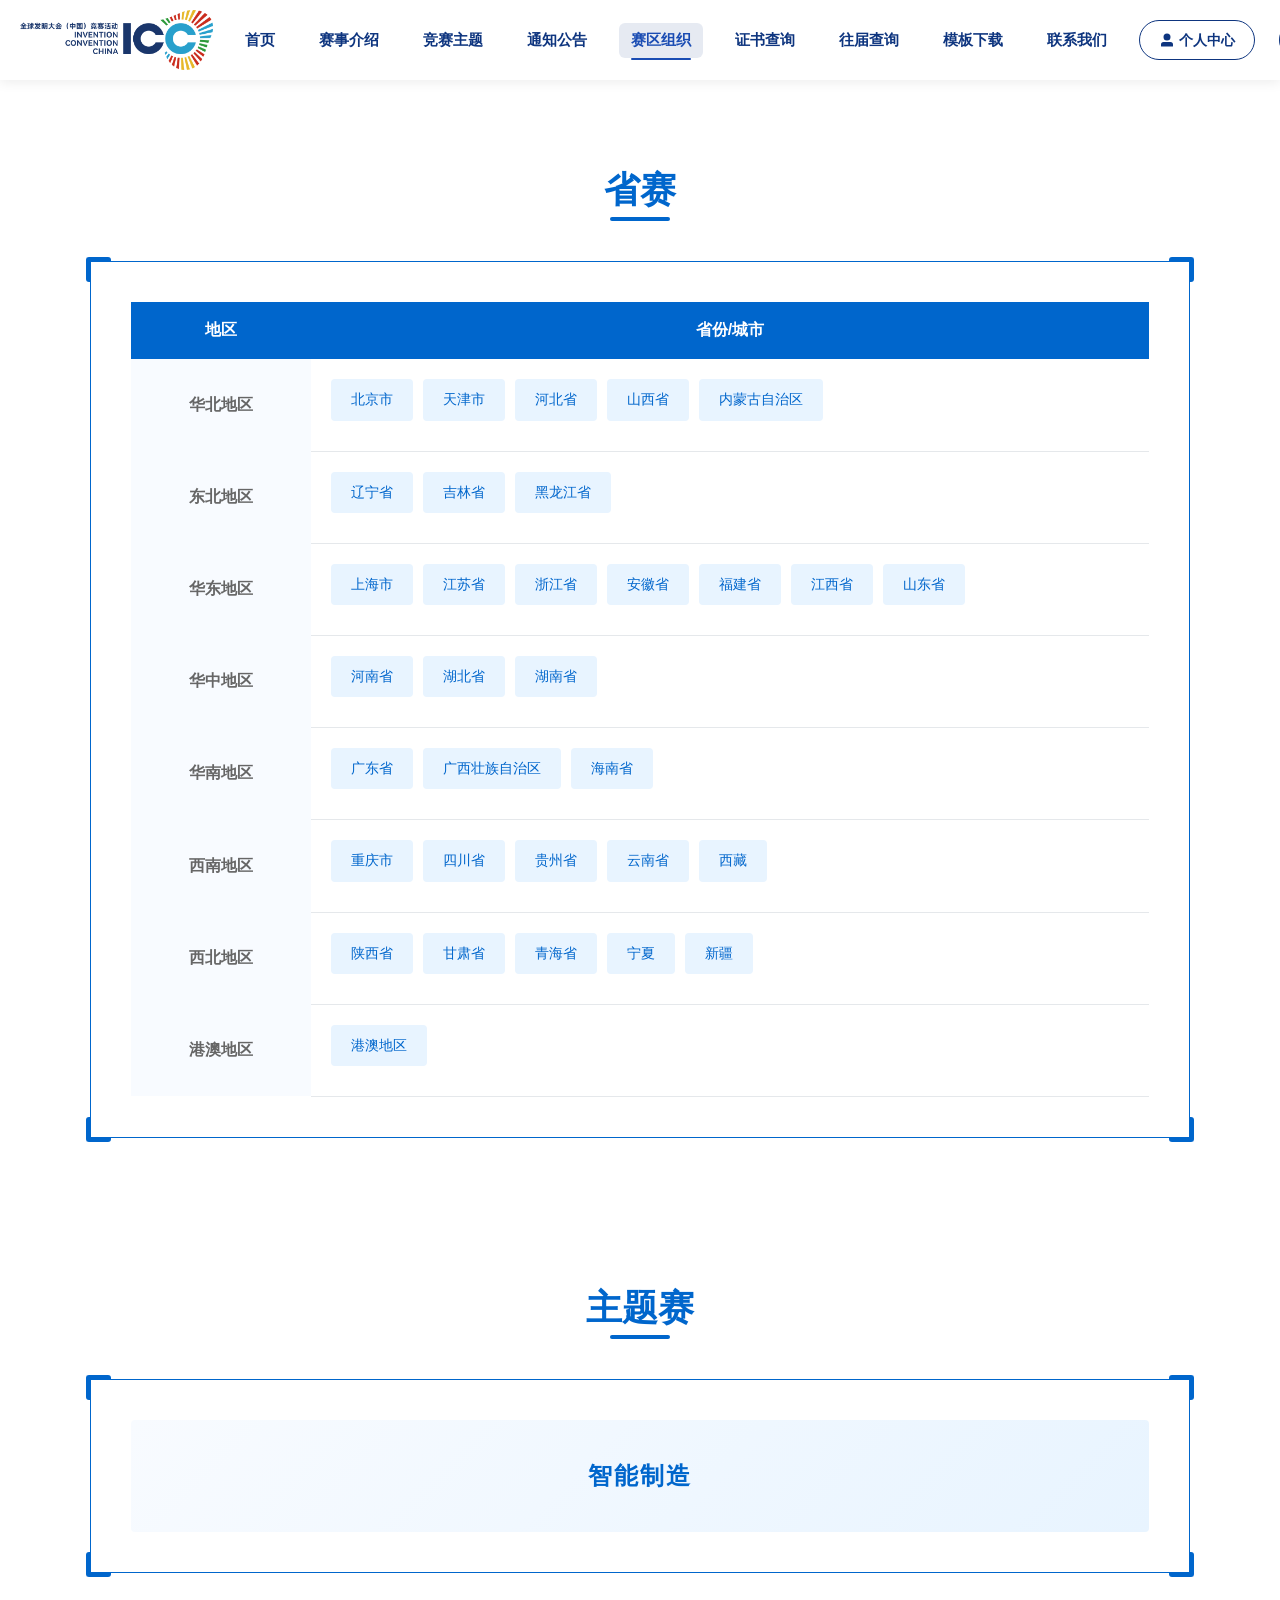
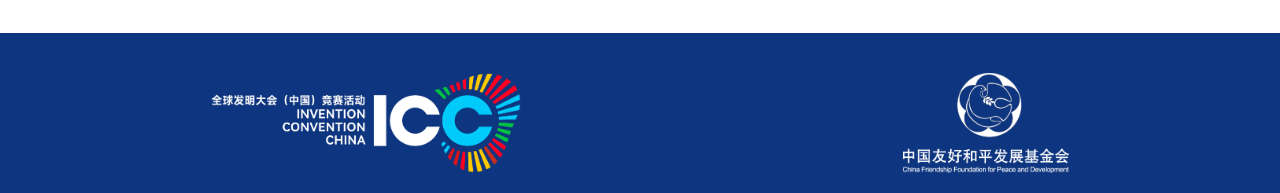
<file: organization.html>
<!DOCTYPE html>
<html lang="zh-CN">
  <head>
    <meta charset="utf-8" />
    <meta http-equiv="X-UA-Compatible" content="IE=edge,chrome=1" />
    <meta name="renderer" content="webkit" />
    <meta name="viewport" content="width=device-width, initial-scale=1, maximum-scale=1, user-scalable=no" />
    <meta name="robots" content="noindex, nofollow" />
    <title></title>
    <link rel="stylesheet" href="assets/css/style.css" />
    <link rel="stylesheet" href="assets/css/content.css" />
  </head>
  <body>
    <div id="app">
      <div class="divisions-page">
<header class="app-header">
          <div class="logo-container">
            <img class="logo" src="assets/img/logo-header.png" alt="ICC" />
          </div>
                    <nav class="nav-links desktop-nav">
            <a href="home.html" class="nav-btn">首页</a>
            <a href="introduction.html" class="nav-btn">赛事介绍</a>
            <a href="theme.html" class="nav-btn">竞赛主题</a>
            <a href="announcement.html" class="nav-btn">通知公告</a>
            <a href="organization.html" class="nav-btn router-link-exact-active">赛区组织</a>
            <a href="index.html" class="nav-btn">证书查询</a>
            <a href="past.html" class="nav-btn">往届查询</a>
            <a href="download.html" class="nav-btn">模板下载</a>
            <a href="contact.html" class="nav-btn">联系我们</a>
          </nav>
          <div class="auth-buttons desktop-auth">
            <button class="auth-btn personal-center-btn" type="button" id="personalBtn">
              <span class="btn-icon">
                <svg viewBox="0 0 1024 1024" width="16" height="16" xmlns="http://www.w3.org/2000/svg">
                  <path fill="currentColor" d="M288 320a224 224 0 1 0 448 0 224 224 0 1 0-448 0m544 608H160a32 32 0 0 1-32-32v-96a160 160 0 0 1 160-160h448a160 160 0 0 1 160 160v96a32 32 0 0 1-32 32z" />
                </svg>
              </span>
              <span>个人中心</span>
            </button>
            <button class="auth-btn register-btn" type="button" id="registerBtn"><span>报名参赛</span></button>
          </div>

          <button class="mobile-menu-btn" type="button" id="mobileMenuBtn" aria-label="打开菜单">
            <span class="menu-line"></span><span class="menu-line"></span><span class="menu-line"></span>
          </button>
          <div class="mobile-menu-overlay" id="mobileOverlay"></div>
          <nav class="mobile-nav" id="mobileNav">
            <div class="mobile-nav-header">
              <img class="mobile-logo" src="assets/img/logo-header.png" alt="ICC" />
              <button class="close-menu-btn" type="button" id="closeMenuBtn">×</button>
            </div>
            <div class="mobile-auth-buttons">
              <button class="mobile-auth-btn mobile-personal-center-btn" type="button">
                <span class="mobile-btn-inner">
                  <span class="btn-icon">
                    <svg viewBox="0 0 1024 1024" width="16" height="16" xmlns="http://www.w3.org/2000/svg">
                      <path fill="currentColor" d="M288 320a224 224 0 1 0 448 0 224 224 0 1 0-448 0m544 608H160a32 32 0 0 1-32-32v-96a160 160 0 0 1 160-160h448a160 160 0 0 1 160 160v96a32 32 0 0 1-32 32z" />
                    </svg>
                  </span>
                  <span>个人中心</span>
                </span>
              </button>
              <button class="mobile-auth-btn mobile-register-btn" type="button" id="mobileRegisterBtn"><span>报名参赛</span></button>
            </div>
                        <div class="mobile-nav-links">
              <a href="home.html" class="mobile-nav-btn"><span>首页</span><span class="nav-arrow">›</span></a>
              <a href="introduction.html" class="mobile-nav-btn"><span>赛事介绍</span><span class="nav-arrow">›</span></a>
              <a href="theme.html" class="mobile-nav-btn"><span>竞赛主题</span><span class="nav-arrow">›</span></a>
              <a href="announcement.html" class="mobile-nav-btn"><span>通知公告</span><span class="nav-arrow">›</span></a>
              <a href="organization.html" class="mobile-nav-btn active"><span>赛区组织</span><span class="nav-arrow">›</span></a>
              <a href="index.html" class="mobile-nav-btn"><span>证书查询</span><span class="nav-arrow">›</span></a>
              <a href="past.html" class="mobile-nav-btn"><span>往届查询</span><span class="nav-arrow">›</span></a>
              <a href="download.html" class="mobile-nav-btn"><span>模板下载</span><span class="nav-arrow">›</span></a>
              <a href="contact.html" class="mobile-nav-btn"><span>联系我们</span><span class="nav-arrow">›</span></a>
            </div>
          </nav>
        </header>

        <div class="main-content">
          <section class="divisions">
            <div class="divisions-wrapper">
              <h2 class="divisions-title">省赛</h2>
              <div class="outer-box">
                <div class="divisions-table-container">
                  <table class="divisions-table">
                    <thead><tr><th class="region-th">地区</th><th class="cities-th">省份/城市</th></tr></thead>
                    <tbody>
                      <tr><td class="region-td">华北地区</td><td class="cities-td"><span class="city-item">北京市</span><span class="city-item">天津市</span><span class="city-item">河北省</span><span class="city-item">山西省</span><span class="city-item">内蒙古自治区</span></td></tr>
                      <tr><td class="region-td">东北地区</td><td class="cities-td"><span class="city-item">辽宁省</span><span class="city-item">吉林省</span><span class="city-item">黑龙江省</span></td></tr>
                      <tr><td class="region-td">华东地区</td><td class="cities-td"><span class="city-item">上海市</span><span class="city-item">江苏省</span><span class="city-item">浙江省</span><span class="city-item">安徽省</span><span class="city-item">福建省</span><span class="city-item">江西省</span><span class="city-item">山东省</span></td></tr>
                      <tr><td class="region-td">华中地区</td><td class="cities-td"><span class="city-item">河南省</span><span class="city-item">湖北省</span><span class="city-item">湖南省</span></td></tr>
                      <tr><td class="region-td">华南地区</td><td class="cities-td"><span class="city-item">广东省</span><span class="city-item">广西壮族自治区</span><span class="city-item">海南省</span></td></tr>
                      <tr><td class="region-td">西南地区</td><td class="cities-td"><span class="city-item">重庆市</span><span class="city-item">四川省</span><span class="city-item">贵州省</span><span class="city-item">云南省</span><span class="city-item">西藏</span></td></tr>
                      <tr><td class="region-td">西北地区</td><td class="cities-td"><span class="city-item">陕西省</span><span class="city-item">甘肃省</span><span class="city-item">青海省</span><span class="city-item">宁夏</span><span class="city-item">新疆</span></td></tr>
                      <tr><td class="region-td">港澳地区</td><td class="cities-td"><span class="city-item">港澳地区</span></td></tr>
                    </tbody>
                  </table>
                </div>
                <span class="border row1"></span><span class="border row2"></span><span class="border col1"></span><span class="border col2"></span>
              </div>
            </div>
          </section>
          <section class="divisions theme-section">
            <div class="divisions-wrapper">
              <h2 class="divisions-title">主题赛</h2>
              <div class="outer-box theme-card">
                <div class="theme-content">智能制造</div>
                <span class="border row1"></span><span class="border row2"></span><span class="border col1"></span><span class="border col2"></span>
              </div>
            </div>
          </section>
        </div>

<footer class="app-footer">
          <img class="foot-logo" src="assets/img/logo-footer-left.png" alt="Logo Left" />
          <img class="foot-logo" src="assets/img/logo-footer-right.png" alt="Logo Right" />
        </footer>
      </div>

    <!-- 报名参赛：选择参赛方式 -->
    <div class="competition-modal-overlay" id="competitionModal" hidden>
      <div class="competition-modal-container" role="dialog" aria-modal="true" aria-labelledby="modalTitle">
        <button class="modal-close-btn" type="button" id="modalCloseBtn" aria-label="关闭">
          <svg width="20" height="20" viewBox="0 0 20 20" fill="none" xmlns="http://www.w3.org/2000/svg">
            <path d="M15 5L5 15M5 5L15 15" stroke="#666" stroke-width="2" stroke-linecap="round" stroke-linejoin="round" />
          </svg>
        </button>
        <div class="modal-header">
          <div class="modal-icon">
            <svg width="48" height="48" viewBox="0 0 48 48" fill="none" xmlns="http://www.w3.org/2000/svg">
              <circle cx="24" cy="24" r="24" fill="#0E357F" fill-opacity="0.1" />
              <path d="M32 19L24 27L16 19" stroke="#0E357F" stroke-width="2" stroke-linecap="round" stroke-linejoin="round" />
            </svg>
          </div>
          <h2 class="modal-title" id="modalTitle">选择参赛方式</h2>
          <p class="modal-subtitle">请选择您要参加的赛事类型</p>
        </div>
        <div class="modal-content">
          <div class="competition-options">
            <div class="competition-card" data-value="provincial">
              <div class="card-icon-wrapper">
                <div class="card-icon provincial-bg">
                  <svg width="32" height="32" viewBox="0 0 32 32" fill="none" xmlns="http://www.w3.org/2000/svg">
                    <path d="M16 2C8.268 2 2 8.268 2 16C2 23.732 8.268 30 16 30C23.732 30 30 23.732 30 16C30 8.268 23.732 2 16 2Z" fill="white" />
                    <path d="M16 6C10.477 6 6 10.477 6 16C6 21.523 10.477 26 16 26C21.523 26 26 21.523 26 16C26 10.477 21.523 6 16 6Z" fill="#0E357F" />
                    <path d="M16 12C13.791 12 12 13.791 12 16C12 18.209 13.791 20 16 20C18.209 20 20 18.209 20 16C20 13.791 18.209 12 16 12Z" fill="white" />
                  </svg>
                </div>
              </div>
              <div class="card-content"><h3 class="card-title">省赛</h3></div>
              <div class="card-checkmark" hidden>
                <svg width="24" height="24" viewBox="0 0 24 24" fill="none" xmlns="http://www.w3.org/2000/svg">
                  <circle cx="12" cy="12" r="12" fill="#0E357F" />
                  <path d="M7 12L10 15L17 8" stroke="white" stroke-width="2" stroke-linecap="round" stroke-linejoin="round" />
                </svg>
              </div>
            </div>
            <div class="competition-card" data-value="theme">
              <div class="card-icon-wrapper">
                <div class="card-icon theme-bg">
                  <svg width="32" height="32" viewBox="0 0 32 32" fill="none" xmlns="http://www.w3.org/2000/svg">
                    <path d="M16 4L20 12L28 13.5L22 20L23 28L16 24L9 28L10 20L4 13.5L12 12L16 4Z" fill="white" />
                  </svg>
                </div>
              </div>
              <div class="card-content"><h3 class="card-title">主题赛</h3></div>
              <div class="card-checkmark" hidden>
                <svg width="24" height="24" viewBox="0 0 24 24" fill="none" xmlns="http://www.w3.org/2000/svg">
                  <circle cx="12" cy="12" r="12" fill="#0E357F" />
                  <path d="M7 12L10 15L17 8" stroke="white" stroke-width="2" stroke-linecap="round" stroke-linejoin="round" />
                </svg>
              </div>
            </div>
          </div>
          <div class="selection-tip" id="selectionTip" hidden>
            <div class="tip-icon">
              <svg width="20" height="20" viewBox="0 0 20 20" fill="none" xmlns="http://www.w3.org/2000/svg">
                <circle cx="10" cy="10" r="10" fill="#0E357F" fill-opacity="0.1" />
                <path d="M10 5V10M10 15H10.01" stroke="#0E357F" stroke-width="1.5" stroke-linecap="round" stroke-linejoin="round" />
              </svg>
            </div>
            <span class="tip-text">您选择了<span class="tip-highlight" id="tipValue">省赛</span>，点击确定继续</span>
          </div>
        </div>
        <div class="modal-footer">
          <button class="modal-btn modal-btn-secondary" type="button" id="modalCancelBtn">取消</button>
          <button class="modal-btn modal-btn-primary disabled" type="button" id="modalConfirmBtn" disabled>确定</button>
        </div>
      </div>
    </div>

    
    <script src="assets/js/app.js"></script>
    <script src="assets/js/pages.js"></script>
  </body>
</html>
</file>
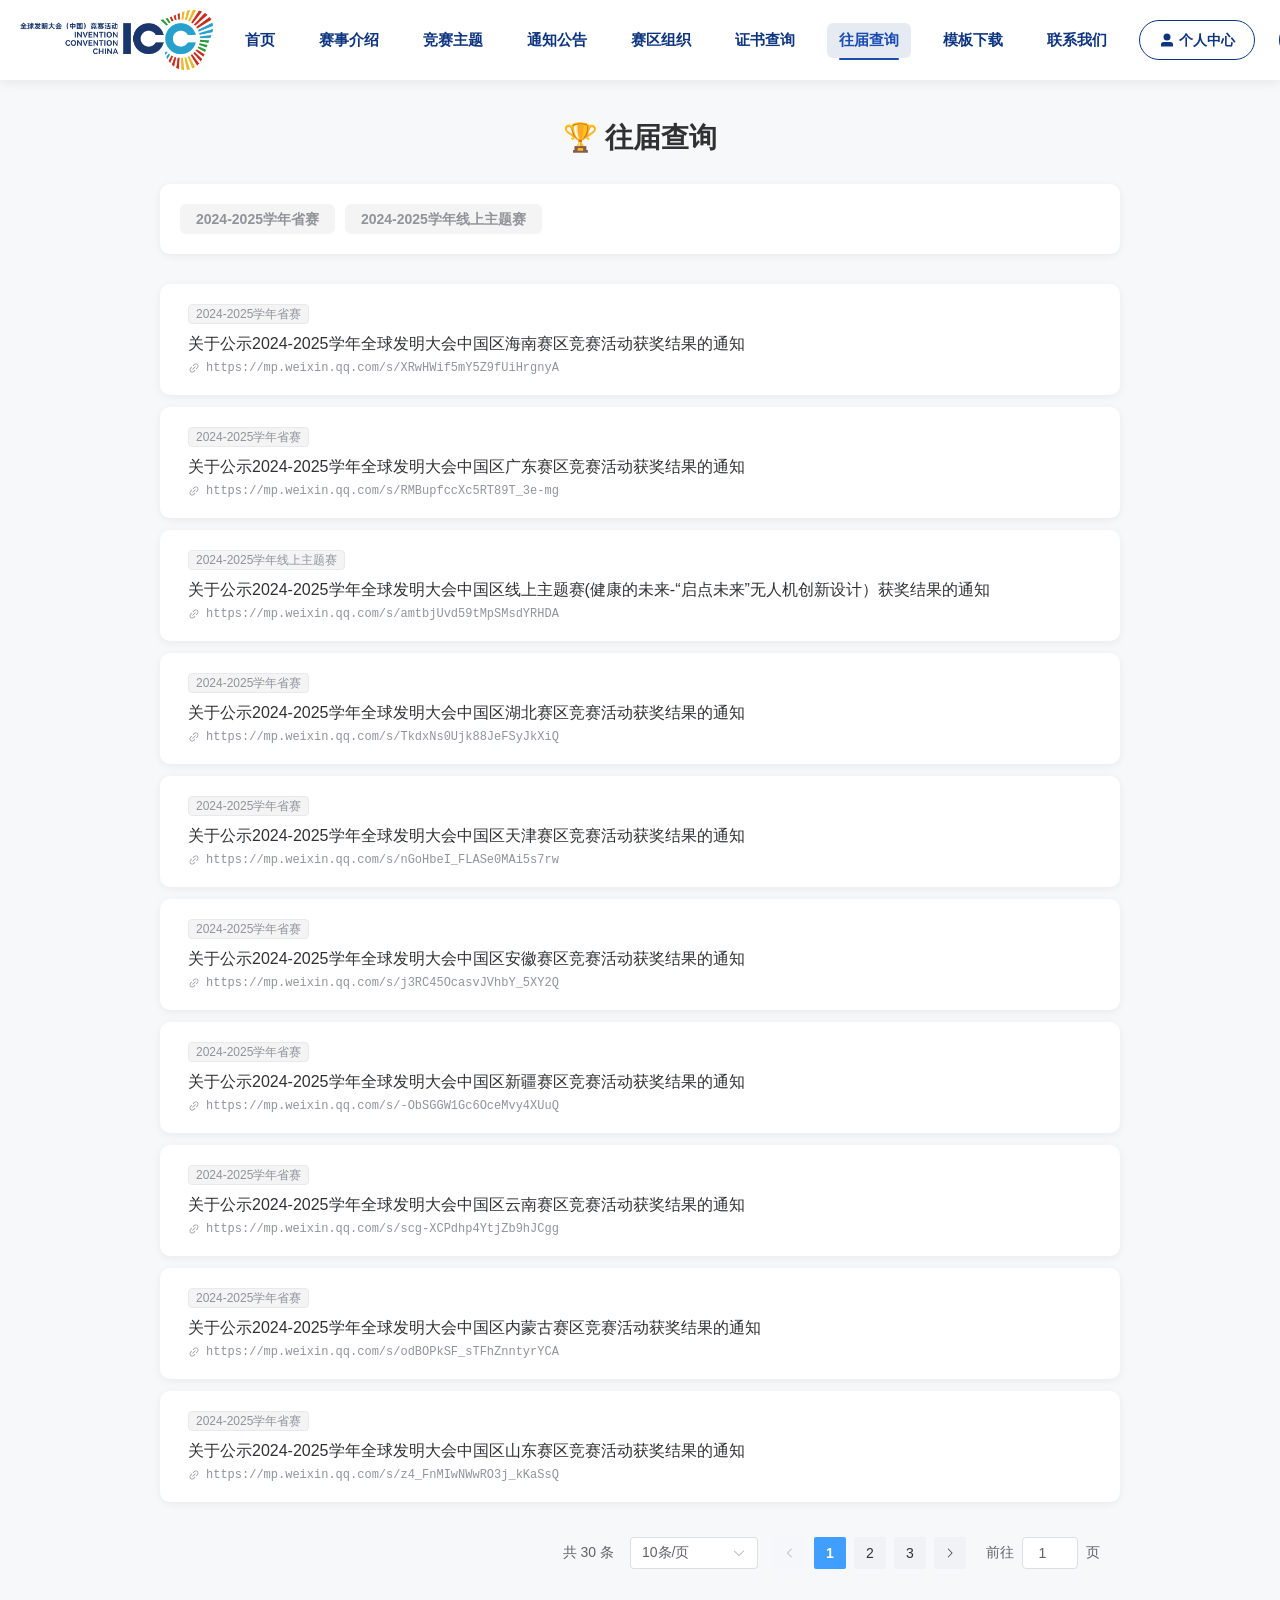
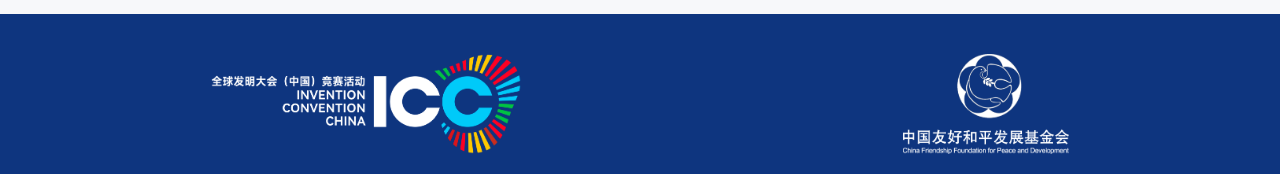
<file: past.html>
<!DOCTYPE html>
<html lang="zh-CN">
  <head>
    <meta charset="utf-8" />
    <meta http-equiv="X-UA-Compatible" content="IE=edge,chrome=1" />
    <meta name="renderer" content="webkit" />
    <meta name="viewport" content="width=device-width, initial-scale=1, maximum-scale=1, user-scalable=no" />
    <meta name="robots" content="noindex, nofollow" />
    <title></title>
    <link rel="stylesheet" href="assets/css/style.css" />
    <link rel="stylesheet" href="assets/css/content.css" />
  </head>
  <body>
    <div id="app">
      <div class="previous-page">
<header class="app-header">
          <div class="logo-container">
            <img class="logo" src="assets/img/logo-header.png" alt="ICC" />
          </div>
                    <nav class="nav-links desktop-nav">
            <a href="home.html" class="nav-btn">首页</a>
            <a href="introduction.html" class="nav-btn">赛事介绍</a>
            <a href="theme.html" class="nav-btn">竞赛主题</a>
            <a href="announcement.html" class="nav-btn">通知公告</a>
            <a href="organization.html" class="nav-btn">赛区组织</a>
            <a href="index.html" class="nav-btn">证书查询</a>
            <a href="past.html" class="nav-btn router-link-exact-active">往届查询</a>
            <a href="download.html" class="nav-btn">模板下载</a>
            <a href="contact.html" class="nav-btn">联系我们</a>
          </nav>
          <div class="auth-buttons desktop-auth">
            <button class="auth-btn personal-center-btn" type="button" id="personalBtn">
              <span class="btn-icon">
                <svg viewBox="0 0 1024 1024" width="16" height="16" xmlns="http://www.w3.org/2000/svg">
                  <path fill="currentColor" d="M288 320a224 224 0 1 0 448 0 224 224 0 1 0-448 0m544 608H160a32 32 0 0 1-32-32v-96a160 160 0 0 1 160-160h448a160 160 0 0 1 160 160v96a32 32 0 0 1-32 32z" />
                </svg>
              </span>
              <span>个人中心</span>
            </button>
            <button class="auth-btn register-btn" type="button" id="registerBtn"><span>报名参赛</span></button>
          </div>

          <button class="mobile-menu-btn" type="button" id="mobileMenuBtn" aria-label="打开菜单">
            <span class="menu-line"></span><span class="menu-line"></span><span class="menu-line"></span>
          </button>
          <div class="mobile-menu-overlay" id="mobileOverlay"></div>
          <nav class="mobile-nav" id="mobileNav">
            <div class="mobile-nav-header">
              <img class="mobile-logo" src="assets/img/logo-header.png" alt="ICC" />
              <button class="close-menu-btn" type="button" id="closeMenuBtn">×</button>
            </div>
            <div class="mobile-auth-buttons">
              <button class="mobile-auth-btn mobile-personal-center-btn" type="button">
                <span class="mobile-btn-inner">
                  <span class="btn-icon">
                    <svg viewBox="0 0 1024 1024" width="16" height="16" xmlns="http://www.w3.org/2000/svg">
                      <path fill="currentColor" d="M288 320a224 224 0 1 0 448 0 224 224 0 1 0-448 0m544 608H160a32 32 0 0 1-32-32v-96a160 160 0 0 1 160-160h448a160 160 0 0 1 160 160v96a32 32 0 0 1-32 32z" />
                    </svg>
                  </span>
                  <span>个人中心</span>
                </span>
              </button>
              <button class="mobile-auth-btn mobile-register-btn" type="button" id="mobileRegisterBtn"><span>报名参赛</span></button>
            </div>
                        <div class="mobile-nav-links">
              <a href="home.html" class="mobile-nav-btn"><span>首页</span><span class="nav-arrow">›</span></a>
              <a href="introduction.html" class="mobile-nav-btn"><span>赛事介绍</span><span class="nav-arrow">›</span></a>
              <a href="theme.html" class="mobile-nav-btn"><span>竞赛主题</span><span class="nav-arrow">›</span></a>
              <a href="announcement.html" class="mobile-nav-btn"><span>通知公告</span><span class="nav-arrow">›</span></a>
              <a href="organization.html" class="mobile-nav-btn"><span>赛区组织</span><span class="nav-arrow">›</span></a>
              <a href="index.html" class="mobile-nav-btn"><span>证书查询</span><span class="nav-arrow">›</span></a>
              <a href="past.html" class="mobile-nav-btn active"><span>往届查询</span><span class="nav-arrow">›</span></a>
              <a href="download.html" class="mobile-nav-btn"><span>模板下载</span><span class="nav-arrow">›</span></a>
              <a href="contact.html" class="mobile-nav-btn"><span>联系我们</span><span class="nav-arrow">›</span></a>
            </div>
          </nav>
        </header>

        <main class="main-content">
          <div class="container">
            <h2 class="page-title">🏆 往届查询</h2>
            <div class="tag-filter">
          <span class="el-check-tag el-check-tag--primary">2024-2025学年省赛</span>
          <span class="el-check-tag el-check-tag--primary">2024-2025学年线上主题赛</span>
            </div>
            <div class="notification-list" id="notificationList">
          <div class="notice-item" data-url="https://mp.weixin.qq.com/s/XRwHWif5mY5Z9fUiHrgnyA">
            <div class="item-tags"><span class="el-tag el-tag--info el-tag--small el-tag--light tag"><span class="el-tag__content">2024-2025学年省赛</span></span></div>
            <span class="notice-title">关于公示2024-2025学年全球发明大会中国区海南赛区竞赛活动获奖结果的通知</span>
            <div class="link-hint"><i class="el-icon" style="font-size: 12px;"><svg viewBox="0 0 1024 1024"><path fill="currentColor" d="M715.648 625.152 670.4 579.904l90.496-90.56c75.008-74.944 85.12-186.368 22.656-248.896-62.528-62.464-173.952-52.352-248.96 22.656L444.16 353.6l-45.248-45.248 90.496-90.496c100.032-99.968 251.968-110.08 339.456-22.656 87.488 87.488 77.312 239.424-22.656 339.456l-90.496 90.496zm-90.496 90.496-90.496 90.496C434.624 906.112 282.688 916.224 195.2 828.8c-87.488-87.488-77.312-239.424 22.656-339.456l90.496-90.496 45.248 45.248-90.496 90.56c-75.008 74.944-85.12 186.368-22.656 248.896 62.528 62.464 173.952 52.352 248.96-22.656l90.496-90.496 45.248 45.248zm0-362.048 45.248 45.248L398.848 670.4 353.6 625.152 625.152 353.6z"></path></svg></i><span>https://mp.weixin.qq.com/s/XRwHWif5mY5Z9fUiHrgnyA</span></div>
          </div>
          <div class="notice-item" data-url="https://mp.weixin.qq.com/s/RMBupfccXc5RT89T_3e-mg">
            <div class="item-tags"><span class="el-tag el-tag--info el-tag--small el-tag--light tag"><span class="el-tag__content">2024-2025学年省赛</span></span></div>
            <span class="notice-title">关于公示2024-2025学年全球发明大会中国区广东赛区竞赛活动获奖结果的通知</span>
            <div class="link-hint"><i class="el-icon" style="font-size: 12px;"><svg viewBox="0 0 1024 1024"><path fill="currentColor" d="M715.648 625.152 670.4 579.904l90.496-90.56c75.008-74.944 85.12-186.368 22.656-248.896-62.528-62.464-173.952-52.352-248.96 22.656L444.16 353.6l-45.248-45.248 90.496-90.496c100.032-99.968 251.968-110.08 339.456-22.656 87.488 87.488 77.312 239.424-22.656 339.456l-90.496 90.496zm-90.496 90.496-90.496 90.496C434.624 906.112 282.688 916.224 195.2 828.8c-87.488-87.488-77.312-239.424 22.656-339.456l90.496-90.496 45.248 45.248-90.496 90.56c-75.008 74.944-85.12 186.368-22.656 248.896 62.528 62.464 173.952 52.352 248.96-22.656l90.496-90.496 45.248 45.248zm0-362.048 45.248 45.248L398.848 670.4 353.6 625.152 625.152 353.6z"></path></svg></i><span>https://mp.weixin.qq.com/s/RMBupfccXc5RT89T_3e-mg</span></div>
          </div>
          <div class="notice-item" data-url="https://mp.weixin.qq.com/s/amtbjUvd59tMpSMsdYRHDA">
            <div class="item-tags"><span class="el-tag el-tag--info el-tag--small el-tag--light tag"><span class="el-tag__content">2024-2025学年线上主题赛</span></span></div>
            <span class="notice-title">关于公示2024-2025学年全球发明大会中国区线上主题赛(健康的未来-“启点未来”无人机创新设计）获奖结果的通知</span>
            <div class="link-hint"><i class="el-icon" style="font-size: 12px;"><svg viewBox="0 0 1024 1024"><path fill="currentColor" d="M715.648 625.152 670.4 579.904l90.496-90.56c75.008-74.944 85.12-186.368 22.656-248.896-62.528-62.464-173.952-52.352-248.96 22.656L444.16 353.6l-45.248-45.248 90.496-90.496c100.032-99.968 251.968-110.08 339.456-22.656 87.488 87.488 77.312 239.424-22.656 339.456l-90.496 90.496zm-90.496 90.496-90.496 90.496C434.624 906.112 282.688 916.224 195.2 828.8c-87.488-87.488-77.312-239.424 22.656-339.456l90.496-90.496 45.248 45.248-90.496 90.56c-75.008 74.944-85.12 186.368-22.656 248.896 62.528 62.464 173.952 52.352 248.96-22.656l90.496-90.496 45.248 45.248zm0-362.048 45.248 45.248L398.848 670.4 353.6 625.152 625.152 353.6z"></path></svg></i><span>https://mp.weixin.qq.com/s/amtbjUvd59tMpSMsdYRHDA</span></div>
          </div>
          <div class="notice-item" data-url="https://mp.weixin.qq.com/s/TkdxNs0Ujk88JeFSyJkXiQ">
            <div class="item-tags"><span class="el-tag el-tag--info el-tag--small el-tag--light tag"><span class="el-tag__content">2024-2025学年省赛</span></span></div>
            <span class="notice-title">关于公示2024-2025学年全球发明大会中国区湖北赛区竞赛活动获奖结果的通知</span>
            <div class="link-hint"><i class="el-icon" style="font-size: 12px;"><svg viewBox="0 0 1024 1024"><path fill="currentColor" d="M715.648 625.152 670.4 579.904l90.496-90.56c75.008-74.944 85.12-186.368 22.656-248.896-62.528-62.464-173.952-52.352-248.96 22.656L444.16 353.6l-45.248-45.248 90.496-90.496c100.032-99.968 251.968-110.08 339.456-22.656 87.488 87.488 77.312 239.424-22.656 339.456l-90.496 90.496zm-90.496 90.496-90.496 90.496C434.624 906.112 282.688 916.224 195.2 828.8c-87.488-87.488-77.312-239.424 22.656-339.456l90.496-90.496 45.248 45.248-90.496 90.56c-75.008 74.944-85.12 186.368-22.656 248.896 62.528 62.464 173.952 52.352 248.96-22.656l90.496-90.496 45.248 45.248zm0-362.048 45.248 45.248L398.848 670.4 353.6 625.152 625.152 353.6z"></path></svg></i><span>https://mp.weixin.qq.com/s/TkdxNs0Ujk88JeFSyJkXiQ</span></div>
          </div>
          <div class="notice-item" data-url="https://mp.weixin.qq.com/s/nGoHbeI_FLASe0MAi5s7rw">
            <div class="item-tags"><span class="el-tag el-tag--info el-tag--small el-tag--light tag"><span class="el-tag__content">2024-2025学年省赛</span></span></div>
            <span class="notice-title">关于公示2024-2025学年全球发明大会中国区天津赛区竞赛活动获奖结果的通知</span>
            <div class="link-hint"><i class="el-icon" style="font-size: 12px;"><svg viewBox="0 0 1024 1024"><path fill="currentColor" d="M715.648 625.152 670.4 579.904l90.496-90.56c75.008-74.944 85.12-186.368 22.656-248.896-62.528-62.464-173.952-52.352-248.96 22.656L444.16 353.6l-45.248-45.248 90.496-90.496c100.032-99.968 251.968-110.08 339.456-22.656 87.488 87.488 77.312 239.424-22.656 339.456l-90.496 90.496zm-90.496 90.496-90.496 90.496C434.624 906.112 282.688 916.224 195.2 828.8c-87.488-87.488-77.312-239.424 22.656-339.456l90.496-90.496 45.248 45.248-90.496 90.56c-75.008 74.944-85.12 186.368-22.656 248.896 62.528 62.464 173.952 52.352 248.96-22.656l90.496-90.496 45.248 45.248zm0-362.048 45.248 45.248L398.848 670.4 353.6 625.152 625.152 353.6z"></path></svg></i><span>https://mp.weixin.qq.com/s/nGoHbeI_FLASe0MAi5s7rw</span></div>
          </div>
          <div class="notice-item" data-url="https://mp.weixin.qq.com/s/j3RC45OcasvJVhbY_5XY2Q">
            <div class="item-tags"><span class="el-tag el-tag--info el-tag--small el-tag--light tag"><span class="el-tag__content">2024-2025学年省赛</span></span></div>
            <span class="notice-title">关于公示2024-2025学年全球发明大会中国区安徽赛区竞赛活动获奖结果的通知</span>
            <div class="link-hint"><i class="el-icon" style="font-size: 12px;"><svg viewBox="0 0 1024 1024"><path fill="currentColor" d="M715.648 625.152 670.4 579.904l90.496-90.56c75.008-74.944 85.12-186.368 22.656-248.896-62.528-62.464-173.952-52.352-248.96 22.656L444.16 353.6l-45.248-45.248 90.496-90.496c100.032-99.968 251.968-110.08 339.456-22.656 87.488 87.488 77.312 239.424-22.656 339.456l-90.496 90.496zm-90.496 90.496-90.496 90.496C434.624 906.112 282.688 916.224 195.2 828.8c-87.488-87.488-77.312-239.424 22.656-339.456l90.496-90.496 45.248 45.248-90.496 90.56c-75.008 74.944-85.12 186.368-22.656 248.896 62.528 62.464 173.952 52.352 248.96-22.656l90.496-90.496 45.248 45.248zm0-362.048 45.248 45.248L398.848 670.4 353.6 625.152 625.152 353.6z"></path></svg></i><span>https://mp.weixin.qq.com/s/j3RC45OcasvJVhbY_5XY2Q</span></div>
          </div>
          <div class="notice-item" data-url="https://mp.weixin.qq.com/s/-ObSGGW1Gc6OceMvy4XUuQ">
            <div class="item-tags"><span class="el-tag el-tag--info el-tag--small el-tag--light tag"><span class="el-tag__content">2024-2025学年省赛</span></span></div>
            <span class="notice-title">关于公示2024-2025学年全球发明大会中国区新疆赛区竞赛活动获奖结果的通知</span>
            <div class="link-hint"><i class="el-icon" style="font-size: 12px;"><svg viewBox="0 0 1024 1024"><path fill="currentColor" d="M715.648 625.152 670.4 579.904l90.496-90.56c75.008-74.944 85.12-186.368 22.656-248.896-62.528-62.464-173.952-52.352-248.96 22.656L444.16 353.6l-45.248-45.248 90.496-90.496c100.032-99.968 251.968-110.08 339.456-22.656 87.488 87.488 77.312 239.424-22.656 339.456l-90.496 90.496zm-90.496 90.496-90.496 90.496C434.624 906.112 282.688 916.224 195.2 828.8c-87.488-87.488-77.312-239.424 22.656-339.456l90.496-90.496 45.248 45.248-90.496 90.56c-75.008 74.944-85.12 186.368-22.656 248.896 62.528 62.464 173.952 52.352 248.96-22.656l90.496-90.496 45.248 45.248zm0-362.048 45.248 45.248L398.848 670.4 353.6 625.152 625.152 353.6z"></path></svg></i><span>https://mp.weixin.qq.com/s/-ObSGGW1Gc6OceMvy4XUuQ</span></div>
          </div>
          <div class="notice-item" data-url="https://mp.weixin.qq.com/s/scg-XCPdhp4YtjZb9hJCgg">
            <div class="item-tags"><span class="el-tag el-tag--info el-tag--small el-tag--light tag"><span class="el-tag__content">2024-2025学年省赛</span></span></div>
            <span class="notice-title">关于公示2024-2025学年全球发明大会中国区云南赛区竞赛活动获奖结果的通知</span>
            <div class="link-hint"><i class="el-icon" style="font-size: 12px;"><svg viewBox="0 0 1024 1024"><path fill="currentColor" d="M715.648 625.152 670.4 579.904l90.496-90.56c75.008-74.944 85.12-186.368 22.656-248.896-62.528-62.464-173.952-52.352-248.96 22.656L444.16 353.6l-45.248-45.248 90.496-90.496c100.032-99.968 251.968-110.08 339.456-22.656 87.488 87.488 77.312 239.424-22.656 339.456l-90.496 90.496zm-90.496 90.496-90.496 90.496C434.624 906.112 282.688 916.224 195.2 828.8c-87.488-87.488-77.312-239.424 22.656-339.456l90.496-90.496 45.248 45.248-90.496 90.56c-75.008 74.944-85.12 186.368-22.656 248.896 62.528 62.464 173.952 52.352 248.96-22.656l90.496-90.496 45.248 45.248zm0-362.048 45.248 45.248L398.848 670.4 353.6 625.152 625.152 353.6z"></path></svg></i><span>https://mp.weixin.qq.com/s/scg-XCPdhp4YtjZb9hJCgg</span></div>
          </div>
          <div class="notice-item" data-url="https://mp.weixin.qq.com/s/odBOPkSF_sTFhZnntyrYCA">
            <div class="item-tags"><span class="el-tag el-tag--info el-tag--small el-tag--light tag"><span class="el-tag__content">2024-2025学年省赛</span></span></div>
            <span class="notice-title">关于公示2024-2025学年全球发明大会中国区内蒙古赛区竞赛活动获奖结果的通知</span>
            <div class="link-hint"><i class="el-icon" style="font-size: 12px;"><svg viewBox="0 0 1024 1024"><path fill="currentColor" d="M715.648 625.152 670.4 579.904l90.496-90.56c75.008-74.944 85.12-186.368 22.656-248.896-62.528-62.464-173.952-52.352-248.96 22.656L444.16 353.6l-45.248-45.248 90.496-90.496c100.032-99.968 251.968-110.08 339.456-22.656 87.488 87.488 77.312 239.424-22.656 339.456l-90.496 90.496zm-90.496 90.496-90.496 90.496C434.624 906.112 282.688 916.224 195.2 828.8c-87.488-87.488-77.312-239.424 22.656-339.456l90.496-90.496 45.248 45.248-90.496 90.56c-75.008 74.944-85.12 186.368-22.656 248.896 62.528 62.464 173.952 52.352 248.96-22.656l90.496-90.496 45.248 45.248zm0-362.048 45.248 45.248L398.848 670.4 353.6 625.152 625.152 353.6z"></path></svg></i><span>https://mp.weixin.qq.com/s/odBOPkSF_sTFhZnntyrYCA</span></div>
          </div>
          <div class="notice-item" data-url="https://mp.weixin.qq.com/s/z4_FnMIwNWwRO3j_kKaSsQ">
            <div class="item-tags"><span class="el-tag el-tag--info el-tag--small el-tag--light tag"><span class="el-tag__content">2024-2025学年省赛</span></span></div>
            <span class="notice-title">关于公示2024-2025学年全球发明大会中国区山东赛区竞赛活动获奖结果的通知</span>
            <div class="link-hint"><i class="el-icon" style="font-size: 12px;"><svg viewBox="0 0 1024 1024"><path fill="currentColor" d="M715.648 625.152 670.4 579.904l90.496-90.56c75.008-74.944 85.12-186.368 22.656-248.896-62.528-62.464-173.952-52.352-248.96 22.656L444.16 353.6l-45.248-45.248 90.496-90.496c100.032-99.968 251.968-110.08 339.456-22.656 87.488 87.488 77.312 239.424-22.656 339.456l-90.496 90.496zm-90.496 90.496-90.496 90.496C434.624 906.112 282.688 916.224 195.2 828.8c-87.488-87.488-77.312-239.424 22.656-339.456l90.496-90.496 45.248 45.248-90.496 90.56c-75.008 74.944-85.12 186.368-22.656 248.896 62.528 62.464 173.952 52.352 248.96-22.656l90.496-90.496 45.248 45.248zm0-362.048 45.248 45.248L398.848 670.4 353.6 625.152 625.152 353.6z"></path></svg></i><span>https://mp.weixin.qq.com/s/z4_FnMIwNWwRO3j_kKaSsQ</span></div>
          </div>
            </div>
        <div class="pagination-container">
          <div class="el-pagination is-background">
            <span class="el-pagination__total">共 30 条</span>
            <span class="el-pagination__sizes"><span class="size-box"><span>10条/页</span><i class="el-icon"><svg viewBox="0 0 1024 1024" xmlns="http://www.w3.org/2000/svg"><path fill="currentColor" d="M831.872 340.864 512 652.672 192.128 340.864a30.592 30.592 0 0 0-42.752 0 29.12 29.12 0 0 0 0 41.6L489.664 714.24a32 32 0 0 0 44.672 0l340.288-331.712a29.12 29.12 0 0 0 0-41.728 30.592 30.592 0 0 0-42.752 0z"/></svg></i></span></span>
            <button type="button" class="btn-prev" aria-label="上一页" disabled><svg viewBox="0 0 1024 1024" xmlns="http://www.w3.org/2000/svg"><path fill="currentColor" d="M609.408 149.376 277.76 489.6a32 32 0 0 0 0 44.672l331.648 340.352a29.12 29.12 0 0 0 41.728 0 30.592 30.592 0 0 0 0-42.752L339.264 511.936l311.872-319.872a30.592 30.592 0 0 0 0-42.688 29.12 29.12 0 0 0-41.728 0z"/></svg></button>
            <ul class="el-pager">
          <li class="is-active number" data-page="1">1</li>
          <li class="number" data-page="2">2</li>
          <li class="number" data-page="3">3</li>
            </ul>
            <button type="button" class="btn-next" aria-label="下一页"><svg viewBox="0 0 1024 1024" xmlns="http://www.w3.org/2000/svg"><path fill="currentColor" d="M340.864 149.312a30.592 30.592 0 0 0 0 42.752L652.736 512 340.864 831.872a30.592 30.592 0 0 0 0 42.752 29.12 29.12 0 0 0 41.728 0L714.24 534.336a32 32 0 0 0 0-44.672L382.592 149.376a29.12 29.12 0 0 0-41.728 0z"/></svg></button>
            <span class="el-pagination__jump"><span class="el-pagination__goto">前往</span><input class="jump-input" type="number" min="1" max="3" value="1" aria-label="页"><span>页</span></span>
          </div>
        </div>
          </div>
        </main>

<footer class="app-footer">
          <img class="foot-logo" src="assets/img/logo-footer-left.png" alt="Logo Left" />
          <img class="foot-logo" src="assets/img/logo-footer-right.png" alt="Logo Right" />
        </footer>
      </div>

    <!-- 报名参赛：选择参赛方式 -->
    <div class="competition-modal-overlay" id="competitionModal" hidden>
      <div class="competition-modal-container" role="dialog" aria-modal="true" aria-labelledby="modalTitle">
        <button class="modal-close-btn" type="button" id="modalCloseBtn" aria-label="关闭">
          <svg width="20" height="20" viewBox="0 0 20 20" fill="none" xmlns="http://www.w3.org/2000/svg">
            <path d="M15 5L5 15M5 5L15 15" stroke="#666" stroke-width="2" stroke-linecap="round" stroke-linejoin="round" />
          </svg>
        </button>
        <div class="modal-header">
          <div class="modal-icon">
            <svg width="48" height="48" viewBox="0 0 48 48" fill="none" xmlns="http://www.w3.org/2000/svg">
              <circle cx="24" cy="24" r="24" fill="#0E357F" fill-opacity="0.1" />
              <path d="M32 19L24 27L16 19" stroke="#0E357F" stroke-width="2" stroke-linecap="round" stroke-linejoin="round" />
            </svg>
          </div>
          <h2 class="modal-title" id="modalTitle">选择参赛方式</h2>
          <p class="modal-subtitle">请选择您要参加的赛事类型</p>
        </div>
        <div class="modal-content">
          <div class="competition-options">
            <div class="competition-card" data-value="provincial">
              <div class="card-icon-wrapper">
                <div class="card-icon provincial-bg">
                  <svg width="32" height="32" viewBox="0 0 32 32" fill="none" xmlns="http://www.w3.org/2000/svg">
                    <path d="M16 2C8.268 2 2 8.268 2 16C2 23.732 8.268 30 16 30C23.732 30 30 23.732 30 16C30 8.268 23.732 2 16 2Z" fill="white" />
                    <path d="M16 6C10.477 6 6 10.477 6 16C6 21.523 10.477 26 16 26C21.523 26 26 21.523 26 16C26 10.477 21.523 6 16 6Z" fill="#0E357F" />
                    <path d="M16 12C13.791 12 12 13.791 12 16C12 18.209 13.791 20 16 20C18.209 20 20 18.209 20 16C20 13.791 18.209 12 16 12Z" fill="white" />
                  </svg>
                </div>
              </div>
              <div class="card-content"><h3 class="card-title">省赛</h3></div>
              <div class="card-checkmark" hidden>
                <svg width="24" height="24" viewBox="0 0 24 24" fill="none" xmlns="http://www.w3.org/2000/svg">
                  <circle cx="12" cy="12" r="12" fill="#0E357F" />
                  <path d="M7 12L10 15L17 8" stroke="white" stroke-width="2" stroke-linecap="round" stroke-linejoin="round" />
                </svg>
              </div>
            </div>
            <div class="competition-card" data-value="theme">
              <div class="card-icon-wrapper">
                <div class="card-icon theme-bg">
                  <svg width="32" height="32" viewBox="0 0 32 32" fill="none" xmlns="http://www.w3.org/2000/svg">
                    <path d="M16 4L20 12L28 13.5L22 20L23 28L16 24L9 28L10 20L4 13.5L12 12L16 4Z" fill="white" />
                  </svg>
                </div>
              </div>
              <div class="card-content"><h3 class="card-title">主题赛</h3></div>
              <div class="card-checkmark" hidden>
                <svg width="24" height="24" viewBox="0 0 24 24" fill="none" xmlns="http://www.w3.org/2000/svg">
                  <circle cx="12" cy="12" r="12" fill="#0E357F" />
                  <path d="M7 12L10 15L17 8" stroke="white" stroke-width="2" stroke-linecap="round" stroke-linejoin="round" />
                </svg>
              </div>
            </div>
          </div>
          <div class="selection-tip" id="selectionTip" hidden>
            <div class="tip-icon">
              <svg width="20" height="20" viewBox="0 0 20 20" fill="none" xmlns="http://www.w3.org/2000/svg">
                <circle cx="10" cy="10" r="10" fill="#0E357F" fill-opacity="0.1" />
                <path d="M10 5V10M10 15H10.01" stroke="#0E357F" stroke-width="1.5" stroke-linecap="round" stroke-linejoin="round" />
              </svg>
            </div>
            <span class="tip-text">您选择了<span class="tip-highlight" id="tipValue">省赛</span>，点击确定继续</span>
          </div>
        </div>
        <div class="modal-footer">
          <button class="modal-btn modal-btn-secondary" type="button" id="modalCancelBtn">取消</button>
          <button class="modal-btn modal-btn-primary disabled" type="button" id="modalConfirmBtn" disabled>确定</button>
        </div>
      </div>
    </div>

    
    <script src="assets/js/app.js"></script>
    <script src="assets/js/pages.js"></script>
  </body>
</html>
</file>
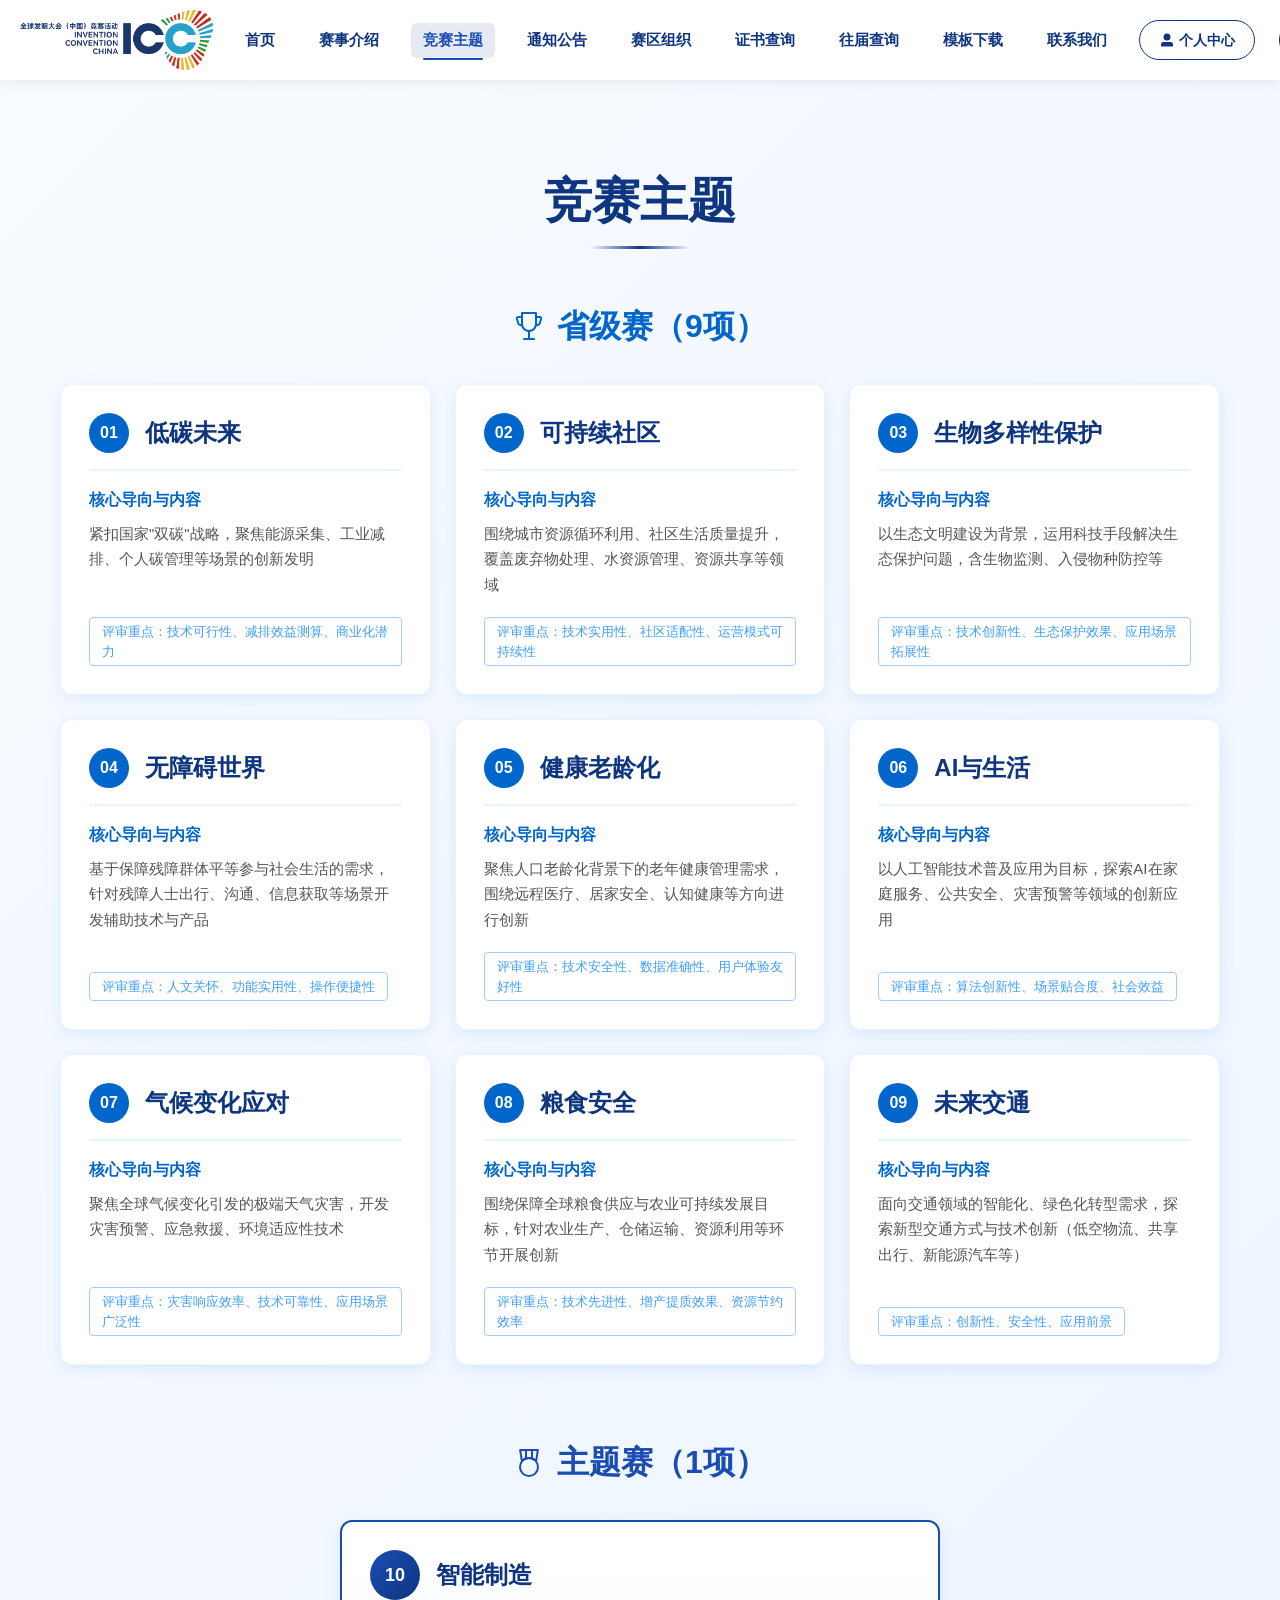
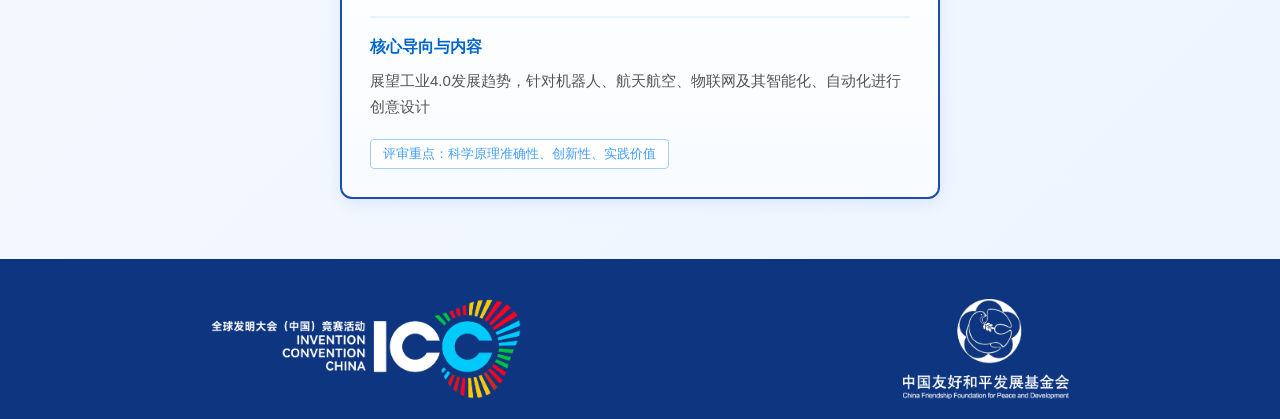
<file: theme.html>
<!DOCTYPE html>
<html lang="zh-CN">
  <head>
    <meta charset="utf-8" />
    <meta http-equiv="X-UA-Compatible" content="IE=edge,chrome=1" />
    <meta name="renderer" content="webkit" />
    <meta name="viewport" content="width=device-width, initial-scale=1, maximum-scale=1, user-scalable=no" />
    <meta name="robots" content="noindex, nofollow" />
    <title></title>
    <link rel="stylesheet" href="assets/css/style.css" />
    <link rel="stylesheet" href="assets/css/content.css" />
  </head>
  <body>
    <div id="app">
      <div class="page-wrapper theme-page">
<header class="app-header">
          <div class="logo-container">
            <img class="logo" src="assets/img/logo-header.png" alt="ICC" />
          </div>
                    <nav class="nav-links desktop-nav">
            <a href="home.html" class="nav-btn">首页</a>
            <a href="introduction.html" class="nav-btn">赛事介绍</a>
            <a href="theme.html" class="nav-btn router-link-exact-active">竞赛主题</a>
            <a href="announcement.html" class="nav-btn">通知公告</a>
            <a href="organization.html" class="nav-btn">赛区组织</a>
            <a href="index.html" class="nav-btn">证书查询</a>
            <a href="past.html" class="nav-btn">往届查询</a>
            <a href="download.html" class="nav-btn">模板下载</a>
            <a href="contact.html" class="nav-btn">联系我们</a>
          </nav>
          <div class="auth-buttons desktop-auth">
            <button class="auth-btn personal-center-btn" type="button" id="personalBtn">
              <span class="btn-icon">
                <svg viewBox="0 0 1024 1024" width="16" height="16" xmlns="http://www.w3.org/2000/svg">
                  <path fill="currentColor" d="M288 320a224 224 0 1 0 448 0 224 224 0 1 0-448 0m544 608H160a32 32 0 0 1-32-32v-96a160 160 0 0 1 160-160h448a160 160 0 0 1 160 160v96a32 32 0 0 1-32 32z" />
                </svg>
              </span>
              <span>个人中心</span>
            </button>
            <button class="auth-btn register-btn" type="button" id="registerBtn"><span>报名参赛</span></button>
          </div>

          <button class="mobile-menu-btn" type="button" id="mobileMenuBtn" aria-label="打开菜单">
            <span class="menu-line"></span><span class="menu-line"></span><span class="menu-line"></span>
          </button>
          <div class="mobile-menu-overlay" id="mobileOverlay"></div>
          <nav class="mobile-nav" id="mobileNav">
            <div class="mobile-nav-header">
              <img class="mobile-logo" src="assets/img/logo-header.png" alt="ICC" />
              <button class="close-menu-btn" type="button" id="closeMenuBtn">×</button>
            </div>
            <div class="mobile-auth-buttons">
              <button class="mobile-auth-btn mobile-personal-center-btn" type="button">
                <span class="mobile-btn-inner">
                  <span class="btn-icon">
                    <svg viewBox="0 0 1024 1024" width="16" height="16" xmlns="http://www.w3.org/2000/svg">
                      <path fill="currentColor" d="M288 320a224 224 0 1 0 448 0 224 224 0 1 0-448 0m544 608H160a32 32 0 0 1-32-32v-96a160 160 0 0 1 160-160h448a160 160 0 0 1 160 160v96a32 32 0 0 1-32 32z" />
                    </svg>
                  </span>
                  <span>个人中心</span>
                </span>
              </button>
              <button class="mobile-auth-btn mobile-register-btn" type="button" id="mobileRegisterBtn"><span>报名参赛</span></button>
            </div>
                        <div class="mobile-nav-links">
              <a href="home.html" class="mobile-nav-btn"><span>首页</span><span class="nav-arrow">›</span></a>
              <a href="introduction.html" class="mobile-nav-btn"><span>赛事介绍</span><span class="nav-arrow">›</span></a>
              <a href="theme.html" class="mobile-nav-btn active"><span>竞赛主题</span><span class="nav-arrow">›</span></a>
              <a href="announcement.html" class="mobile-nav-btn"><span>通知公告</span><span class="nav-arrow">›</span></a>
              <a href="organization.html" class="mobile-nav-btn"><span>赛区组织</span><span class="nav-arrow">›</span></a>
              <a href="index.html" class="mobile-nav-btn"><span>证书查询</span><span class="nav-arrow">›</span></a>
              <a href="past.html" class="mobile-nav-btn"><span>往届查询</span><span class="nav-arrow">›</span></a>
              <a href="download.html" class="mobile-nav-btn"><span>模板下载</span><span class="nav-arrow">›</span></a>
              <a href="contact.html" class="mobile-nav-btn"><span>联系我们</span><span class="nav-arrow">›</span></a>
            </div>
          </nav>
        </header>

        <div class="main-content">
          <div class="themes-container">
            <h1 class="page-title">竞赛主题</h1>
            <div class="decorative-line"></div>
            <section class="themes-section">
              <h2 class="section-title provincial-title"><i class="el-icon"><svg viewBox="0 0 1024 1024"><path fill="currentColor" d="M480 896V702.08A256.256 256.256 0 0 1 264.064 512h-32.64a96 96 0 0 1-91.968-68.416L93.632 290.88a76.8 76.8 0 0 1 73.6-98.88H256V96a32 32 0 0 1 32-32h448a32 32 0 0 1 32 32v96h88.768a76.8 76.8 0 0 1 73.6 98.88L884.48 443.52A96 96 0 0 1 792.576 512h-32.64A256.256 256.256 0 0 1 544 702.08V896h128a32 32 0 1 1 0 64H352a32 32 0 1 1 0-64h128zm224-448V128H320v320a192 192 0 1 0 384 0zm64 0h24.576a32 32 0 0 0 30.656-22.784l45.824-152.768A12.8 12.8 0 0 0 856.768 256H768v192zm-512 0V256h-88.768a12.8 12.8 0 0 0-12.288 16.448l45.824 152.768A32 32 0 0 0 231.424 448H256z"></path></svg></i> 省级赛（9项）</h2>
              <div class="themes-grid">
                <div class="theme-card provincial-card">
                <div class="card-header">
                  <span class="theme-number">01</span>
                  <h3 class="theme-name">低碳未来</h3>
                </div>
                <div class="card-content">
                  <div class="theme-core">
                    <h4>核心导向与内容</h4>
                    <p>紧扣国家&quot;双碳&quot;战略，聚焦能源采集、工业减排、个人碳管理等场景的创新发明</p>
                  </div>
                  <div class="theme-evaluation">
                    <span class="el-tag el-tag--primary el-tag--small el-tag--plain"><span class="el-tag__content">评审重点：技术可行性、减排效益测算、商业化潜力</span></span>
                  </div>
                </div>
              </div>
                <div class="theme-card provincial-card">
                <div class="card-header">
                  <span class="theme-number">02</span>
                  <h3 class="theme-name">可持续社区</h3>
                </div>
                <div class="card-content">
                  <div class="theme-core">
                    <h4>核心导向与内容</h4>
                    <p>围绕城市资源循环利用、社区生活质量提升，覆盖废弃物处理、水资源管理、资源共享等领域</p>
                  </div>
                  <div class="theme-evaluation">
                    <span class="el-tag el-tag--primary el-tag--small el-tag--plain"><span class="el-tag__content">评审重点：技术实用性、社区适配性、运营模式可持续性</span></span>
                  </div>
                </div>
              </div>
                <div class="theme-card provincial-card">
                <div class="card-header">
                  <span class="theme-number">03</span>
                  <h3 class="theme-name">生物多样性保护</h3>
                </div>
                <div class="card-content">
                  <div class="theme-core">
                    <h4>核心导向与内容</h4>
                    <p>以生态文明建设为背景，运用科技手段解决生态保护问题，含生物监测、入侵物种防控等</p>
                  </div>
                  <div class="theme-evaluation">
                    <span class="el-tag el-tag--primary el-tag--small el-tag--plain"><span class="el-tag__content">评审重点：技术创新性、生态保护效果、应用场景拓展性</span></span>
                  </div>
                </div>
              </div>
                <div class="theme-card provincial-card">
                <div class="card-header">
                  <span class="theme-number">04</span>
                  <h3 class="theme-name">无障碍世界</h3>
                </div>
                <div class="card-content">
                  <div class="theme-core">
                    <h4>核心导向与内容</h4>
                    <p>基于保障残障群体平等参与社会生活的需求，针对残障人士出行、沟通、信息获取等场景开发辅助技术与产品</p>
                  </div>
                  <div class="theme-evaluation">
                    <span class="el-tag el-tag--primary el-tag--small el-tag--plain"><span class="el-tag__content">评审重点：人文关怀、功能实用性、操作便捷性</span></span>
                  </div>
                </div>
              </div>
                <div class="theme-card provincial-card">
                <div class="card-header">
                  <span class="theme-number">05</span>
                  <h3 class="theme-name">健康老龄化</h3>
                </div>
                <div class="card-content">
                  <div class="theme-core">
                    <h4>核心导向与内容</h4>
                    <p>聚焦人口老龄化背景下的老年健康管理需求，围绕远程医疗、居家安全、认知健康等方向进行创新</p>
                  </div>
                  <div class="theme-evaluation">
                    <span class="el-tag el-tag--primary el-tag--small el-tag--plain"><span class="el-tag__content">评审重点：技术安全性、数据准确性、用户体验友好性</span></span>
                  </div>
                </div>
              </div>
                <div class="theme-card provincial-card">
                <div class="card-header">
                  <span class="theme-number">06</span>
                  <h3 class="theme-name">AI与生活</h3>
                </div>
                <div class="card-content">
                  <div class="theme-core">
                    <h4>核心导向与内容</h4>
                    <p>以人工智能技术普及应用为目标，探索AI在家庭服务、公共安全、灾害预警等领域的创新应用</p>
                  </div>
                  <div class="theme-evaluation">
                    <span class="el-tag el-tag--primary el-tag--small el-tag--plain"><span class="el-tag__content">评审重点：算法创新性、场景贴合度、社会效益</span></span>
                  </div>
                </div>
              </div>
                <div class="theme-card provincial-card">
                <div class="card-header">
                  <span class="theme-number">07</span>
                  <h3 class="theme-name">气候变化应对</h3>
                </div>
                <div class="card-content">
                  <div class="theme-core">
                    <h4>核心导向与内容</h4>
                    <p>聚焦全球气候变化引发的极端天气灾害，开发灾害预警、应急救援、环境适应性技术</p>
                  </div>
                  <div class="theme-evaluation">
                    <span class="el-tag el-tag--primary el-tag--small el-tag--plain"><span class="el-tag__content">评审重点：灾害响应效率、技术可靠性、应用场景广泛性</span></span>
                  </div>
                </div>
              </div>
                <div class="theme-card provincial-card">
                <div class="card-header">
                  <span class="theme-number">08</span>
                  <h3 class="theme-name">粮食安全</h3>
                </div>
                <div class="card-content">
                  <div class="theme-core">
                    <h4>核心导向与内容</h4>
                    <p>围绕保障全球粮食供应与农业可持续发展目标，针对农业生产、仓储运输、资源利用等环节开展创新</p>
                  </div>
                  <div class="theme-evaluation">
                    <span class="el-tag el-tag--primary el-tag--small el-tag--plain"><span class="el-tag__content">评审重点：技术先进性、增产提质效果、资源节约效率</span></span>
                  </div>
                </div>
              </div>
                <div class="theme-card provincial-card">
                <div class="card-header">
                  <span class="theme-number">09</span>
                  <h3 class="theme-name">未来交通</h3>
                </div>
                <div class="card-content">
                  <div class="theme-core">
                    <h4>核心导向与内容</h4>
                    <p>面向交通领域的智能化、绿色化转型需求，探索新型交通方式与技术创新（低空物流、共享出行、新能源汽车等）</p>
                  </div>
                  <div class="theme-evaluation">
                    <span class="el-tag el-tag--primary el-tag--small el-tag--plain"><span class="el-tag__content">评审重点：创新性、安全性、应用前景</span></span>
                  </div>
                </div>
              </div>
              </div>
            </section>
            <section class="themes-section theme-section">
              <h2 class="section-title theme-title"><i class="el-icon"><svg viewBox="0 0 1024 1024"><path fill="currentColor" d="M512 896a256 256 0 1 0 0-512 256 256 0 0 0 0 512zm0 64a320 320 0 1 1 0-640 320 320 0 0 1 0 640z"></path><path fill="currentColor" d="M576 128H448v200a286.72 286.72 0 0 1 64-8c19.52 0 40.832 2.688 64 8V128zm64 0v219.648c24.448 9.088 50.56 20.416 78.4 33.92L757.44 128H640zm-256 0H266.624l39.04 253.568c27.84-13.504 53.888-24.832 78.336-33.92V128zM229.312 64h565.376a32 32 0 0 1 31.616 36.864L768 480c-113.792-64-199.104-96-256-96-56.896 0-142.208 32-256 96l-58.304-379.136A32 32 0 0 1 229.312 64z"></path></svg></i> 主题赛（1项）</h2>
              <div class="theme-highlight-card">
                <div class="theme-card provincial-card">
                <div class="card-header">
                  <span class="theme-number theme-number-highlight">10</span>
                  <h3 class="theme-name">智能制造</h3>
                </div>
                <div class="card-content">
                  <div class="theme-core">
                    <h4>核心导向与内容</h4>
                    <p>展望工业4.0发展趋势，针对机器人、航天航空、物联网及其智能化、自动化进行创意设计</p>
                  </div>
                  <div class="theme-evaluation">
                    <span class="el-tag el-tag--primary el-tag--small el-tag--plain"><span class="el-tag__content">评审重点：科学原理准确性、创新性、实践价值</span></span>
                  </div>
                </div>
              </div>
              </div>
            </section>
          </div>
        </div>

<footer class="app-footer">
          <img class="foot-logo" src="assets/img/logo-footer-left.png" alt="Logo Left" />
          <img class="foot-logo" src="assets/img/logo-footer-right.png" alt="Logo Right" />
        </footer>
      </div>

    <!-- 报名参赛：选择参赛方式 -->
    <div class="competition-modal-overlay" id="competitionModal" hidden>
      <div class="competition-modal-container" role="dialog" aria-modal="true" aria-labelledby="modalTitle">
        <button class="modal-close-btn" type="button" id="modalCloseBtn" aria-label="关闭">
          <svg width="20" height="20" viewBox="0 0 20 20" fill="none" xmlns="http://www.w3.org/2000/svg">
            <path d="M15 5L5 15M5 5L15 15" stroke="#666" stroke-width="2" stroke-linecap="round" stroke-linejoin="round" />
          </svg>
        </button>
        <div class="modal-header">
          <div class="modal-icon">
            <svg width="48" height="48" viewBox="0 0 48 48" fill="none" xmlns="http://www.w3.org/2000/svg">
              <circle cx="24" cy="24" r="24" fill="#0E357F" fill-opacity="0.1" />
              <path d="M32 19L24 27L16 19" stroke="#0E357F" stroke-width="2" stroke-linecap="round" stroke-linejoin="round" />
            </svg>
          </div>
          <h2 class="modal-title" id="modalTitle">选择参赛方式</h2>
          <p class="modal-subtitle">请选择您要参加的赛事类型</p>
        </div>
        <div class="modal-content">
          <div class="competition-options">
            <div class="competition-card" data-value="provincial">
              <div class="card-icon-wrapper">
                <div class="card-icon provincial-bg">
                  <svg width="32" height="32" viewBox="0 0 32 32" fill="none" xmlns="http://www.w3.org/2000/svg">
                    <path d="M16 2C8.268 2 2 8.268 2 16C2 23.732 8.268 30 16 30C23.732 30 30 23.732 30 16C30 8.268 23.732 2 16 2Z" fill="white" />
                    <path d="M16 6C10.477 6 6 10.477 6 16C6 21.523 10.477 26 16 26C21.523 26 26 21.523 26 16C26 10.477 21.523 6 16 6Z" fill="#0E357F" />
                    <path d="M16 12C13.791 12 12 13.791 12 16C12 18.209 13.791 20 16 20C18.209 20 20 18.209 20 16C20 13.791 18.209 12 16 12Z" fill="white" />
                  </svg>
                </div>
              </div>
              <div class="card-content"><h3 class="card-title">省赛</h3></div>
              <div class="card-checkmark" hidden>
                <svg width="24" height="24" viewBox="0 0 24 24" fill="none" xmlns="http://www.w3.org/2000/svg">
                  <circle cx="12" cy="12" r="12" fill="#0E357F" />
                  <path d="M7 12L10 15L17 8" stroke="white" stroke-width="2" stroke-linecap="round" stroke-linejoin="round" />
                </svg>
              </div>
            </div>
            <div class="competition-card" data-value="theme">
              <div class="card-icon-wrapper">
                <div class="card-icon theme-bg">
                  <svg width="32" height="32" viewBox="0 0 32 32" fill="none" xmlns="http://www.w3.org/2000/svg">
                    <path d="M16 4L20 12L28 13.5L22 20L23 28L16 24L9 28L10 20L4 13.5L12 12L16 4Z" fill="white" />
                  </svg>
                </div>
              </div>
              <div class="card-content"><h3 class="card-title">主题赛</h3></div>
              <div class="card-checkmark" hidden>
                <svg width="24" height="24" viewBox="0 0 24 24" fill="none" xmlns="http://www.w3.org/2000/svg">
                  <circle cx="12" cy="12" r="12" fill="#0E357F" />
                  <path d="M7 12L10 15L17 8" stroke="white" stroke-width="2" stroke-linecap="round" stroke-linejoin="round" />
                </svg>
              </div>
            </div>
          </div>
          <div class="selection-tip" id="selectionTip" hidden>
            <div class="tip-icon">
              <svg width="20" height="20" viewBox="0 0 20 20" fill="none" xmlns="http://www.w3.org/2000/svg">
                <circle cx="10" cy="10" r="10" fill="#0E357F" fill-opacity="0.1" />
                <path d="M10 5V10M10 15H10.01" stroke="#0E357F" stroke-width="1.5" stroke-linecap="round" stroke-linejoin="round" />
              </svg>
            </div>
            <span class="tip-text">您选择了<span class="tip-highlight" id="tipValue">省赛</span>，点击确定继续</span>
          </div>
        </div>
        <div class="modal-footer">
          <button class="modal-btn modal-btn-secondary" type="button" id="modalCancelBtn">取消</button>
          <button class="modal-btn modal-btn-primary disabled" type="button" id="modalConfirmBtn" disabled>确定</button>
        </div>
      </div>
    </div>

    
    <script src="assets/js/app.js"></script>
    <script src="assets/js/pages.js"></script>
  </body>
</html>
</file>
<file: assets/css/style.css>
/* =========================================================
   证书查询页 — 视觉复刻
   尺寸、颜色、字号均按原页面渲染结果逐项对齐（1920×1080）
   ========================================================= */

* {
  box-sizing: border-box;
}

html,
body,
#app {
  height: 100%;
  margin: 0;
  padding: 0;
}

body {
  font-family: "Helvetica Neue", Helvetica, "PingFang SC", "Hiragino Sans GB", "Microsoft YaHei", Arial, sans-serif;
  font-size: 16px;
  color: #000;
  background: #fff;
  -moz-osx-font-smoothing: grayscale;
  -webkit-font-smoothing: antialiased;
  text-rendering: optimizeLegibility;
}

a {
  color: inherit;
  text-decoration: none;
}

img {
  border: 0;
}


.page-wrapper {
  display: flex;
  flex-direction: column;
  min-height: 100vh;
}

/* ========================= 顶部导航 ========================= */

.app-header {
  position: fixed;
  top: 0;
  left: 0;
  right: 0;
  z-index: 1000;
  height: 80px;
  display: flex;
  align-items: center;
  justify-content: space-between;
  padding: 0 20px;
  background: rgba(255, 255, 255, 0.95);
  -webkit-backdrop-filter: blur(8px);
  backdrop-filter: blur(8px);
  box-shadow: 0 2px 12px rgba(0, 0, 0, 0.08);
  transition: all 0.3s ease;
}

.logo-container {
  flex-shrink: 0;
  display: flex;
  align-items: center;
}

.logo {
  height: 60px;
  display: block;
  transition: height 0.3s ease;
}

.desktop-nav {
  display: flex;
  align-items: center;
  gap: 20px;
  margin: 0 auto;
  padding: 0 20px;
}

.nav-btn {
  font-size: 15px;
  font-weight: 600;
  color: #0e357f;
  text-decoration: none;
  padding: 8px 12px;
  border-radius: 6px;
  transition: all 0.3s ease;
  white-space: nowrap;
  position: relative;
}

.nav-btn:hover {
  color: #1a4cb3;
  background: rgba(14, 53, 127, 0.08);
}

.nav-btn.router-link-exact-active {
  color: #1a4cb3;
  background: rgba(14, 53, 127, 0.1);
}

.nav-btn.router-link-exact-active::after {
  content: "";
  position: absolute;
  bottom: -2px;
  left: 12px;
  right: 12px;
  height: 2px;
  background: #1a4cb3;
  border-radius: 1px;
}

.auth-buttons.desktop-auth {
  display: flex;
  align-items: center;
  gap: 12px;
  flex-shrink: 0;
}

.auth-btn {
  display: inline-flex;
  align-items: center;
  justify-content: center;
  height: 40px;
  padding: 12px 19px;
  font-size: 14px;
  font-weight: 600;
  line-height: 1;
  border-radius: 20px;
  cursor: pointer;
  transition: all 0.3s ease;
  white-space: nowrap;
}

.desktop-auth .auth-btn + .auth-btn {
  margin-left: 12px;
}

.auth-btn .btn-icon {
  display: inline-flex;
  align-items: center;
  justify-content: center;
  width: 16px;
  height: 16px;
  margin-right: 4px;
  font-size: 16px;
}

.personal-center-btn {
  color: #0e357f;
  background: #fff;
  border: 1px solid #0e357f;
}

.personal-center-btn:hover {
  color: #fff;
  background: #0e357f;
  border-color: #0e357f;
  transform: translateY(-1px);
  box-shadow: 0 4px 16px rgba(14, 53, 127, 0.25);
}

.personal-center-btn:active {
  transform: translateY(0);
}

.register-btn {
  background: #0e357f;
  border: 1px solid #0e357f;
  color: #fff;
}

.register-btn:hover {
  background: #1a4cb3;
  border-color: #1a4cb3;
  transform: translateY(-1px);
  box-shadow: 0 4px 12px rgba(14, 53, 127, 0.2);
}

/* 移动端菜单按钮与抽屉 */

.mobile-menu-btn {
  display: none;
  flex-direction: column;
  justify-content: space-between;
  width: 30px;
  height: 24px;
  background: none;
  border: none;
  cursor: pointer;
  padding: 0;
  z-index: 1002;
}

.menu-line {
  display: block;
  width: 100%;
  height: 3px;
  background: #0e357f;
  border-radius: 2px;
  transition: all 0.3s ease;
}

.mobile-menu-btn.active .menu-line:nth-child(1) {
  transform: translateY(10px) rotate(45deg);
}

.mobile-menu-btn.active .menu-line:nth-child(2) {
  opacity: 0;
}

.mobile-menu-btn.active .menu-line:nth-child(3) {
  transform: translateY(-11px) rotate(-45deg);
}

.mobile-menu-overlay {
  display: none;
  position: fixed;
  top: 0;
  left: 0;
  right: 0;
  bottom: 0;
  background: rgba(0, 0, 0, 0.5);
  z-index: 1001;
  opacity: 0;
  pointer-events: none;
  transition: opacity 0.3s ease;
}

.mobile-menu-overlay.active {
  opacity: 1;
  pointer-events: auto;
}

.mobile-nav {
  position: fixed;
  top: 0;
  right: -100%;
  width: 85%;
  max-width: 320px;
  height: 100vh;
  background: #fff;
  z-index: 1002;
  transition: right 0.3s ease;
  box-shadow: -2px 0 20px rgba(0, 0, 0, 0.1);
  display: flex;
  flex-direction: column;
}

.mobile-nav.active {
  right: 0;
}

.mobile-nav-header {
  display: flex;
  align-items: center;
  justify-content: space-between;
  padding: 20px;
  border-bottom: 1px solid #eee;
  background: #f8f9fa;
}

.mobile-logo {
  height: 50px;
}

.close-menu-btn {
  font-size: 32px;
  color: #0e357f;
  background: none;
  border: none;
  cursor: pointer;
  line-height: 1;
  padding: 0;
  width: 40px;
  height: 40px;
  display: flex;
  align-items: center;
  justify-content: center;
  border-radius: 50%;
  transition: background-color 0.3s ease;
}

.mobile-auth-buttons {
  display: none;
  padding: 20px;
  gap: 12px;
  background: #f8f9fa;
  border-bottom: 1px solid #eee;
  flex-direction: column;
}

.mobile-auth-btn {
  display: flex;
  align-items: center;
  justify-content: center;
  width: 100%;
  height: 40px;
  padding: 12px 19px;
  border-radius: 20px;
  font-size: 14px;
  font-weight: 600;
  line-height: 1;
  cursor: pointer;
  transition: all 0.3s ease;
}

.mobile-auth-btn + .mobile-auth-btn {
  margin-left: 12px;
}

.mobile-btn-inner {
  display: inline-flex;
  align-items: center;
  justify-content: center;
}

.mobile-auth-btn .btn-icon {
  display: inline-flex;
  align-items: center;
  justify-content: center;
  width: 16px;
  height: 16px;
  margin-right: 4px;
  font-size: 16px;
}

.mobile-personal-center-btn {
  color: #0e357f;
  background: #fff;
  border: 1px solid #0e357f;
}

.mobile-personal-center-btn:hover {
  color: #fff;
  background: #0e357f;
  border-color: #0e357f;
}

.mobile-register-btn {
  background: #0e357f;
  border: 1px solid #0e357f;
  color: #fff;
}

.mobile-register-btn:hover {
  background: #1a4cb3;
  border-color: #1a4cb3;
}

.mobile-nav-links {
  flex: 1;
  overflow-y: auto;
  padding: 20px 0;
}

.mobile-nav-btn {
  display: flex;
  align-items: center;
  justify-content: space-between;
  padding: 16px 24px;
  color: #333;
  text-decoration: none;
  font-size: 16px;
  font-weight: 500;
  border-bottom: 1px solid #f0f0f0;
  transition: all 0.3s ease;
  cursor: pointer;
}

.mobile-nav-btn:active {
  background-color: rgba(14, 53, 127, 0.05);
}

.mobile-nav-btn.active {
  color: #1a4cb3;
  background-color: rgba(14, 53, 127, 0.08);
  font-weight: 600;
}

.mobile-nav-btn.active .nav-arrow {
  color: #1a4cb3;
}

.nav-arrow {
  color: #999;
  font-size: 24px;
  line-height: 1;
}

/* ========================= 主体 ========================= */

.main-content {
  flex: 1;
  padding-top: 80px;
}

.certificate-query {
  width: 100%;
  max-width: 1200px;
  margin: 0 auto;
  padding: 12px;
  box-sizing: border-box;
}

.query-container {
  margin-top: 80px;
  flex: 1;
  background: #fff;
  border-radius: 8px;
  padding: 16px;
  margin-bottom: 16px;
  box-sizing: border-box;
}

.query-title {
  text-align: center;
  margin-bottom: 28px;
}

.query-title h2 {
  color: #1e4e9a;
  font-size: 1.5rem;
  font-weight: 600;
  line-height: 1.1;
  margin: 0 0 8px;
}

.title-line {
  width: 40px;
  height: 3px;
  border: none;
  background: #1e4e9a;
  margin: 0 auto;
}

.query-form .flex-row {
  display: flex;
  flex-wrap: wrap;
  gap: 12px;
}

.flex-row .field {
  flex: 1 1 100%;
  margin-bottom: 18px;
  position: relative;
}

.query-desc {
  margin-top: 12px;
  font-size: 1.3rem;
  color: #666;
  line-height: 1.6;
}

/* ========================= 选择器（Element Plus 外观） ========================= */

.el-select {
  position: relative;
  display: block;
  width: 100%;
  height: 40px;
  font-size: 14px;
  line-height: 32px;
  cursor: pointer;
  outline: none;
}

.el-select__wrapper {
  display: flex;
  align-items: center;
  position: relative;
  width: 100%;
  height: 40px;
  padding: 8px 16px;
  gap: 6px;
  background: #fff;
  border-radius: 4px;
  box-shadow: 0 0 0 1px #dcdfe6 inset;
  font-size: 14px;
  line-height: 24px;
  cursor: pointer;
  transition: box-shadow 0.2s ease;
}

.el-select:hover .el-select__wrapper {
  box-shadow: 0 0 0 1px #c0c4cc inset;
}

.el-select.is-focused .el-select__wrapper,
.el-select.is-open .el-select__wrapper {
  box-shadow: 0 0 0 1px #409eff inset;
}

.el-select__selection {
  flex: 1;
  display: flex;
  align-items: center;
  min-width: 0;
  overflow: hidden;
}

.el-select__placeholder {
  display: block;
  color: #a8abb2;
  font-size: 14px;
  line-height: 24px;
  white-space: nowrap;
  overflow: hidden;
  text-overflow: ellipsis;
}

.el-select.is-selected .el-select__placeholder {
  color: #606266;
}

.el-select__suffix {
  display: flex;
  align-items: center;
  flex-shrink: 0;
  gap: 6px;
  color: #a8abb2;
  font-size: 14px;
  line-height: 24px;
}

.el-select__caret {
  color: #a8abb2;
  transition: transform 0.3s ease;
}

.el-select.is-open .el-select__caret {
  transform: rotate(180deg);
}

.el-select__popper {
  position: fixed;
  z-index: 2003;
  background: #fff;
  border: 1px solid #e4e7ed;
  border-radius: 4px;
  box-shadow: 0 0 12px rgba(0, 0, 0, 0.12);
  padding: 6px 0;
  max-height: 274px;
  overflow-y: auto;
  visibility: hidden;
  opacity: 0;
  transform: scaleY(0.9);
  transform-origin: center top;
  transition: opacity 0.2s ease, transform 0.2s ease, visibility 0.2s;
}

.el-select__popper.is-open {
  visibility: visible;
  opacity: 1;
  transform: scaleY(1);
}

.el-select-dropdown__item {
  position: relative;
  height: 34px;
  line-height: 34px;
  padding: 0 32px 0 20px;
  font-size: 14px;
  color: #606266;
  cursor: pointer;
  white-space: nowrap;
  overflow: hidden;
  text-overflow: ellipsis;
  transition: background-color 0.2s ease;
}

.el-select-dropdown__item:hover {
  background-color: #f5f7fa;
}

.el-select-dropdown__item.is-selected {
  color: #409eff;
  font-weight: 700;
}

.el-select-dropdown__item .check-icon {
  position: absolute;
  right: 20px;
  top: 50%;
  transform: translateY(-50%);
  display: none;
  align-items: center;
  color: #409eff;
}

.el-select-dropdown__item.is-selected .check-icon {
  display: inline-flex;
}

/* ========================= 输入框 ========================= */

.el-input {
  position: relative;
  display: flex;
  width: 100%;
  height: 40px;
  font-size: 14px;
  line-height: 40px;
}

.el-input__wrapper {
  display: flex;
  align-items: center;
  width: 100%;
  height: 40px;
  padding: 1px 15px;
  background: #fff;
  border-radius: 4px;
  box-shadow: 0 0 0 1px #dcdfe6 inset;
  transition: box-shadow 0.2s ease;
}

.el-input__wrapper:hover {
  box-shadow: 0 0 0 1px #c0c4cc inset;
}

.el-input__wrapper.is-focus {
  box-shadow: 0 0 0 1px #409eff inset;
}

.el-input__inner {
  width: 100%;
  height: 38px;
  padding: 0;
  border: none;
  outline: none;
  background: transparent;
  font-size: 14px;
  color: #606266;
  line-height: 38px;
}

.el-input__inner::placeholder {
  color: #a8abb2;
}

/* 校验错误 */

.is-error .el-input__wrapper,
.is-error .el-select__wrapper {
  box-shadow: 0 0 0 1px #f56c6c inset;
}

.el-form-item__error {
  position: absolute;
  top: 100%;
  left: 0;
  padding-top: 2px;
  font-size: 12px;
  line-height: 1;
  color: #f56c6c;
}

/* ========================= 查询按钮 ========================= */

.el-button {
  display: inline-flex;
  align-items: center;
  justify-content: center;
  height: 40px;
  padding: 12px 19px;
  border-radius: 4px;
  font-size: 14px;
  font-weight: 700;
  line-height: 1;
  cursor: pointer;
  transition: background-color 0.15s ease, border-color 0.15s ease;
}

.cx-btn {
  background: #fcc80e;
  border: 1px solid #fdcf0f;
  color: #0e357f;
  width: 100%;
  height: 40px;
}

.cx-btn:disabled {
  cursor: default;
}

.btn-loading {
  display: inline-block;
  width: 14px;
  height: 14px;
  margin-right: 6px;
  border: 2px solid rgba(14, 53, 127, 0.25);
  border-top-color: #0e357f;
  border-radius: 50%;
  animation: btn-spin 0.8s linear infinite;
}

@keyframes btn-spin {
  to {
    transform: rotate(360deg);
  }
}

/* ========================= 查询结果 ========================= */

.result-container {
  background: #fff;
  border-radius: 8px;
  padding: 16px;
  margin-bottom: 16px;
  box-sizing: border-box;
}

.result-container[hidden] {
  display: none;
}

.cert-table {
  overflow-x: auto;
}

.cert-table .el-table {
  width: 100%;
  min-width: 640px;
  border-collapse: separate;
  border-spacing: 0;
  table-layout: fixed;
  font-size: 14px;
  color: #606266;
}

.cert-table .el-table th,
.cert-table .el-table td {
  padding: 8px 0;
  border-bottom: 1px solid #ebeef5;
  vertical-align: middle;
  text-align: left;
}

.cert-table .el-table th {
  background: #f2f2f2;
  color: #909399;
  font-weight: 500;
}

.cert-table .el-table .cell {
  padding: 0 12px;
  line-height: 23px;
  word-break: break-all;
}

.cert-table .el-table tbody tr:hover {
  background: #f5f7fa;
}

.cert-preview {
  margin-top: 20px;
  text-align: center;
}

.cert-preview h3 {
  margin: 0 0 12px;
  font-size: 1.2rem;
  font-weight: 500;
  line-height: 1.1;
  color: inherit;
}

.cert-canvas {
  display: inline-block;
  width: 100%;
  height: auto;
  max-width: 800px;
  border: 1px solid #e5e5e5;
  border-radius: 4px;
}

.cert-actions {
  margin-top: 16px;
}

.cert-actions .el-button--success {
  display: inline-flex;
  align-items: center;
  justify-content: center;
  height: 32px;
  padding: 8px 15px;
  background: #67c23a;
  border: 1px solid #67c23a;
  border-radius: 4px;
  color: #fff;
  font-size: 14px;
  font-weight: 500;
  line-height: 1;
  text-decoration: none;
  cursor: pointer;
  transition: background-color 0.1s ease, border-color 0.1s ease;
}

.cert-actions .el-button--success:hover {
  background: #85ce61;
  border-color: #85ce61;
}

.cert-actions .el-button--success:active {
  background: #5daf34;
  border-color: #5daf34;
}

@media (min-width: 768px) {
  .result-container {
    padding: 24px 32px;
  }
}

/* ========================= 页脚 ========================= */

.app-footer {
  display: flex;
  flex-wrap: wrap;
  justify-content: space-around;
  align-items: center;
  padding: 40px 20px 20px;
  background: #0e357f;
}

.foot-logo {
  height: 100px;
}

.record {
  width: 100%;
  margin-top: 40px;
  display: flex;
  justify-content: center;
  align-items: center;
  flex-wrap: wrap;
  gap: 12px;
  font-size: 12px;
  color: rgba(255, 255, 255, 0.8);
}

.record a {
  color: inherit;
  text-decoration: none;
  display: inline-flex;
  align-items: center;
  gap: 4px;
}

.beian-icon {
  width: 16px;
  height: 16px;
}

/* ========================= 报名参赛弹窗 ========================= */

.competition-modal-overlay {
  position: fixed;
  top: 0;
  left: 0;
  right: 0;
  bottom: 0;
  background: rgba(0, 0, 0, 0.6);
  z-index: 9999;
  display: flex;
  align-items: center;
  justify-content: center;
  padding: 20px;
  animation: fadeIn 0.3s ease;
}

.competition-modal-overlay[hidden] {
  display: none;
}

.competition-modal-container {
  position: relative;
  background: #fff;
  border-radius: 20px;
  width: 100%;
  max-width: 500px;
  box-shadow: 0 20px 60px rgba(14, 53, 127, 0.2);
  overflow: hidden;
  animation: slideUp 0.4s cubic-bezier(0.18, 0.89, 0.32, 1.28);
}

.modal-close-btn {
  position: absolute;
  top: 20px;
  right: 20px;
  width: 40px;
  height: 40px;
  border-radius: 50%;
  background: #f5f7fa;
  border: none;
  display: flex;
  align-items: center;
  justify-content: center;
  cursor: pointer;
  transition: all 0.3s ease;
  z-index: 10;
}

.modal-close-btn:hover {
  background: #e4e7ed;
  transform: rotate(90deg);
}

.modal-header {
  text-align: center;
  padding: 40px 40px 30px;
  background: linear-gradient(135deg, #f8faff 0%, #ffffff 100%);
  border-bottom: 1px solid #f0f2f7;
}

.modal-icon {
  display: inline-flex;
  align-items: center;
  justify-content: center;
  margin-bottom: 16px;
}

.modal-title {
  margin: 0 0 8px;
  font-size: 28px;
  font-weight: 700;
  color: #0e357f;
  line-height: 1.2;
}

.modal-subtitle {
  margin: 0;
  font-size: 16px;
  color: #666;
  font-weight: 400;
}

.modal-content {
  padding: 30px 40px;
}

.competition-options {
  display: flex;
  flex-direction: column;
  gap: 16px;
  margin-bottom: 24px;
}

.competition-card {
  position: relative;
  display: flex;
  align-items: center;
  padding: 24px;
  border: 2px solid #e4e7ed;
  border-radius: 16px;
  cursor: pointer;
  transition: all 0.3s ease;
  background: #fff;
  min-height: 100px;
}

.competition-card:hover {
  border-color: #c0c7db;
  transform: translateY(-2px);
  box-shadow: 0 8px 24px rgba(14, 53, 127, 0.1);
}

.competition-card.selected {
  border-color: #0e357f;
  background: linear-gradient(135deg, rgba(14, 53, 127, 0.03) 0%, rgba(14, 53, 127, 0.08) 100%);
  box-shadow: 0 8px 24px rgba(14, 53, 127, 0.15);
}

.card-icon-wrapper {
  flex-shrink: 0;
  margin-right: 20px;
}

.card-icon {
  width: 64px;
  height: 64px;
  border-radius: 16px;
  display: flex;
  align-items: center;
  justify-content: center;
  box-shadow: 0 8px 16px rgba(0, 0, 0, 0.1);
}

.provincial-bg {
  background: linear-gradient(135deg, #0e357f 0%, #1a4cb3 100%);
}

.theme-bg {
  background: linear-gradient(135deg, #ff6b6b 0%, #ff9a3d 100%);
}

.card-content {
  flex: 1;
}

.card-title {
  margin: 0 0 8px;
  font-size: 20px;
  font-weight: 700;
  line-height: 1.1;
  color: #333;
}

.card-checkmark {
  position: absolute;
  top: -8px;
  right: -8px;
  width: 32px;
  height: 32px;
  border-radius: 50%;
  background: #fff;
  display: flex;
  align-items: center;
  justify-content: center;
  box-shadow: 0 4px 12px rgba(14, 53, 127, 0.3);
  animation: scaleIn 0.3s ease;
}

.card-checkmark[hidden] {
  display: none;
}

.selection-tip {
  display: flex;
  align-items: center;
  padding: 16px;
  background: #f8faff;
  border-radius: 12px;
  border: 1px solid #e4e7ed;
  animation: fadeIn 0.3s ease;
}

.selection-tip[hidden] {
  display: none;
}

.tip-icon {
  flex-shrink: 0;
  margin-right: 12px;
}

.tip-text {
  font-size: 14px;
  color: #666;
}

.tip-highlight {
  color: #0e357f;
  font-weight: 700;
  margin: 0 4px;
}

.modal-footer {
  display: flex;
  justify-content: flex-end;
  gap: 16px;
  padding: 24px 40px 40px;
  background: #f8faff;
  border-top: 1px solid #e4e7ed;
}

.modal-btn {
  padding: 14px 32px;
  border-radius: 12px;
  font-size: 16px;
  font-weight: 600;
  cursor: pointer;
  transition: all 0.3s ease;
  border: none;
  min-width: 120px;
}

.modal-btn-secondary {
  background: #fff;
  color: #666;
  border: 2px solid #e4e7ed;
}

.modal-btn-secondary:hover {
  background: #f5f7fa;
  border-color: #c0c7db;
  color: #333;
}

.modal-btn-primary {
  background: linear-gradient(135deg, #0e357f 0%, #1a4cb3 100%);
  color: #fff;
  box-shadow: 0 8px 20px rgba(14, 53, 127, 0.3);
}

.modal-btn-primary:hover:not(.disabled) {
  transform: translateY(-2px);
  box-shadow: 0 12px 24px rgba(14, 53, 127, 0.4);
}

.modal-btn-primary.disabled {
  background: #c0c7db;
  cursor: not-allowed;
  box-shadow: none;
}

@keyframes fadeIn {
  0% {
    opacity: 0;
  }
  to {
    opacity: 1;
  }
}

@keyframes slideUp {
  0% {
    opacity: 0;
    transform: translateY(30px) scale(0.95);
  }
  to {
    opacity: 1;
    transform: translateY(0) scale(1);
  }
}

@keyframes scaleIn {
  0% {
    transform: scale(0);
  }
  to {
    transform: scale(1);
  }
}

/* ========================= 消息提示 ========================= */

.el-message {
  position: fixed;
  top: 20px;
  left: 50%;
  transform: translateX(-50%);
  min-width: 380px;
  box-sizing: border-box;
  border: 1px solid #e4e7ed;
  border-radius: 4px;
  background: #f4f4f5;
  padding: 11px 15px;
  display: flex;
  align-items: center;
  gap: 8px;
  z-index: 3000;
  font-size: 14px;
  line-height: 1.4;
  color: #909399;
  box-shadow: 0 2px 12px rgba(0, 0, 0, 0.1);
  animation: messageIn 0.3s ease;
  transition: opacity 0.3s ease, transform 0.3s ease;
}

.el-message.is-closing {
  opacity: 0;
  transform: translateX(-50%) translateY(-12px);
}

.el-message--warning {
  background: #fdf6ec;
  border-color: #faecd8;
  color: #e6a23c;
}

.el-message--success {
  background: #f0f9eb;
  border-color: #e1f3d8;
  color: #67c23a;
}

.el-message--info {
  background: #f4f4f5;
  border-color: #e9e9eb;
  color: #909399;
}

.el-message__icon {
  display: inline-flex;
  flex-shrink: 0;
  align-items: center;
  font-size: 16px;
}

@keyframes messageIn {
  0% {
    opacity: 0;
    transform: translateX(-50%) translateY(-12px);
  }
  to {
    opacity: 1;
    transform: translateX(-50%) translateY(0);
  }
}

/* ========================= 响应式 ========================= */

@media (min-width: 768px) {
  .query-container {
    padding: 24px 32px;
  }

  .query-title h2 {
    font-size: 1.8rem;
  }

  .flex-row .field {
    flex: 1 1 200px;
  }

  .flex-row .field:last-child {
    flex: 0 0 120px;
  }
}

@media (max-width: 1024px) {
  .nav-btn {
    font-size: 14px;
    padding: 6px 10px;
  }
}

@media (max-width: 768px) {
  .app-header {
    height: 70px;
    padding: 0 16px;
  }

  .logo {
    height: 50px;
  }

  .desktop-nav {
    display: none;
  }

  .desktop-auth {
    display: none !important;
  }

  .mobile-menu-btn {
    display: flex;
  }

  .mobile-menu-overlay {
    display: block;
  }

  .mobile-nav {
    display: flex;
  }

  .mobile-auth-buttons {
    display: flex !important;
    flex-direction: column;
  }

  .query-title h2 {
    font-size: 1.5rem;
  }

  .foot-logo {
    height: 65px;
  }

  .record {
    flex-direction: column;
    gap: 6px;
  }

  .competition-modal-overlay {
    padding: 16px;
  }

  .competition-modal-container {
    border-radius: 16px;
  }

  .modal-header {
    padding: 32px 24px 24px;
  }

  .modal-title {
    font-size: 24px;
  }

  .modal-content {
    padding: 24px;
  }

  .competition-card {
    padding: 20px;
    flex-direction: column;
    align-items: flex-start;
  }

  .card-icon-wrapper {
    margin-right: 0;
    margin-bottom: 16px;
  }

  .card-icon {
    width: 56px;
    height: 56px;
  }

  .card-title {
    font-size: 18px;
  }

  .modal-footer {
    padding: 20px 24px 32px;
    flex-direction: column;
  }

  .modal-btn {
    width: 100%;
    min-width: auto;
  }

  .el-message {
    min-width: 0;
    max-width: calc(100vw - 32px);
    width: max-content;
  }
}

@media (max-width: 480px) {
  .app-header {
    height: 60px;
  }

  .logo {
    height: 45px;
  }

  .mobile-nav {
    width: 90%;
  }

  .mobile-nav-btn {
    padding: 14px 20px;
    font-size: 15px;
  }

  .competition-modal-overlay {
    padding: 12px;
  }

  .competition-modal-container {
    border-radius: 12px;
  }

  .modal-header {
    padding: 28px 20px 20px;
  }

  .modal-content {
    padding: 20px;
  }

  .competition-card {
    padding: 16px;
  }

  .modal-footer {
    padding: 16px 20px 24px;
  }

  .modal-btn {
    padding: 12px 24px;
  }
}


/* 公网演示版本标识 */
.demo-notice {
  display: inline-block;
  letter-spacing: 0.5px;
}
</file>
<file: assets/css/content.css>
/* =========================================================
   竞赛主题 / 通知公告 / 赛区组织 / 往届查询 / 模板下载 / 联系我们
   ========================================================= */

/* ========================= 竞赛主题 ========================= */

.theme-page .main-content {
  background: linear-gradient(135deg, #f8fbff 0%, #eef5ff 100%);
}

.themes-container {
  max-width: 1200px;
  margin: 0 auto;
  padding: 60px 20px;
}

.themes-container .page-title {
  text-align: center;
  font-size: 48px;
  color: #0e357f;
  margin: 0.67em 0 16px;
  font-weight: 700;
  line-height: 1.2;
}

.decorative-line {
  width: 100px;
  height: 3px;
  background: linear-gradient(to right, transparent, #0e357f, transparent);
  margin: 0 auto 60px;
}

.section-title {
  text-align: center;
  font-size: 32px;
  margin: 0.83em 0 40px;
  font-weight: 600;
  display: flex;
  align-items: center;
  justify-content: center;
  gap: 12px;
  line-height: 1.1;
}

.provincial-title {
  color: #06c;
}

.theme-title {
  color: #1a4cb3;
}

.section-title .el-icon {
  display: inline-flex;
  align-items: center;
  font-size: 1em;
}

.section-title .el-icon svg {
  width: 1em;
  height: 1em;
  display: block;
}

.themes-grid {
  display: grid;
  grid-template-columns: repeat(auto-fit, minmax(350px, 1fr));
  gap: 24px;
  margin-bottom: 80px;
}

.theme-page .theme-card {
  background: #fff;
  border-radius: 12px;
  padding: 28px;
  box-shadow: 0 4px 16px rgba(0, 102, 204, 0.1);
  border: 1px solid #e8f4ff;
  transition: all 0.3s ease;
  display: flex;
  flex-direction: column;
  height: 100%;
}

.theme-page .theme-card:hover {
  transform: translateY(-8px);
  box-shadow: 0 8px 24px rgba(0, 102, 204, 0.15);
}

.theme-page .card-header {
  display: flex;
  align-items: center;
  gap: 16px;
  margin-bottom: 20px;
  padding-bottom: 16px;
  border-bottom: 2px solid #e8f4ff;
}

.theme-number {
  background: #0066cc;
  color: #fff;
  width: 40px;
  height: 40px;
  border-radius: 50%;
  display: flex;
  align-items: center;
  justify-content: center;
  font-weight: 700;
  font-size: 16px;
  flex-shrink: 0;
}

.theme-number-highlight {
  background: linear-gradient(135deg, #1a4cb3 0%, #0e357f 100%);
  width: 50px;
  height: 50px;
  font-size: 18px;
}

.theme-name {
  font-size: 24px;
  color: #0e357f;
  margin: 0;
  font-weight: 700;
  line-height: 1.1;
}

.card-content {
  flex: 1;
  display: flex;
  flex-direction: column;
}

.theme-core {
  flex: 1;
  margin-bottom: 20px;
}

.theme-core h4 {
  font-size: 16px;
  color: #06c;
  margin: 0 0 12px;
  font-weight: 600;
  line-height: 1.1;
}

.theme-core p {
  font-size: 15px;
  color: #555;
  line-height: 1.7;
  margin: 0;
}

.theme-evaluation {
  margin-top: auto;
}

.theme-evaluation .el-tag {
  display: inline-flex;
  align-items: center;
  font-size: 13px;
  line-height: 1.5;
  padding: 4px 12px;
  white-space: normal;
  height: auto;
  border: 1px solid #9fceff;
  border-radius: 4px;
  background: #fff;
  color: #409eff;
}

.theme-evaluation .el-tag__content {
  display: inline-flex;
  align-items: center;
  white-space: normal;
}

.theme-page .theme-section {
  margin-top: 60px;
}

.theme-highlight-card {
  display: flex;
  justify-content: center;
}

.theme-highlight-card .theme-card {
  max-width: 600px;
  width: 100%;
  background: linear-gradient(to bottom, #ffffff, #f8fbff);
  border: 2px solid #1a4cb3;
}

@media (max-width: 768px) {
  .themes-container {
    padding: 40px 20px;
  }

  .themes-container .page-title {
    font-size: 36px;
  }

  .section-title {
    font-size: 24px;
  }

  .themes-grid {
    grid-template-columns: 1fr;
    gap: 20px;
    margin-bottom: 60px;
  }

  .theme-page .theme-card {
    padding: 24px;
  }

  .theme-name {
    font-size: 20px;
  }

  .theme-number {
    width: 36px;
    height: 36px;
    font-size: 14px;
  }

  .theme-number-highlight {
    width: 44px;
    height: 44px;
    font-size: 16px;
  }
}

@media (max-width: 480px) {
  .themes-container .page-title {
    font-size: 32px;
  }

  .section-title {
    font-size: 22px;
  }
}

/* ========================= 通知公告 / 往届查询 ========================= */

.notification-page,
.previous-page {
  min-height: 100vh;
  display: flex;
  flex-direction: column;
  background: #f7f8fa;
}

.notification-page .main-content,
.previous-page .main-content {
  flex: 1;
  padding: 100px 0 40px;
}

.notification-page .container,
.previous-page .container {
  max-width: 1000px;
  margin: 0 auto;
  padding: 0 20px;
}

.notification-page .page-title,
.previous-page .page-title {
  text-align: center;
  font-size: 28px;
  color: #303133;
  margin: 0.83em 0 30px;
  font-weight: 600;
  line-height: 1.1;
}

.tag-filter {
  display: flex;
  flex-wrap: wrap;
  gap: 10px;
  margin-bottom: 30px;
  padding: 20px;
  background: #fff;
  border-radius: 10px;
  box-shadow: 0 2px 8px rgba(0, 0, 0, 0.06);
  align-items: center;
}

.el-check-tag {
  display: inline-block;
  padding: 8px 16px;
  border-radius: 6px;
  font-size: 14px;
  line-height: 14px;
  font-weight: 700;
  background: #f4f4f5;
  color: #909399;
  cursor: pointer;
  transition: all 0.3s ease;
  user-select: none;
}

.el-check-tag:hover {
  background: #f0f7ff;
}

.el-check-tag.is-checked {
  background: #409eff;
  color: #fff;
}

.el-check-tag.is-checked:hover {
  background: #409eff;
}

.notification-list {
  display: flex;
  flex-direction: column;
  gap: 12px;
  margin-bottom: 30px;
}

.notice-item {
  padding: 20px 24px;
  background: #fff;
  border-radius: 10px;
  cursor: pointer;
  transition: all 0.3s ease;
  box-shadow: 0 2px 8px rgba(0, 0, 0, 0.06);
  border-left: 4px solid transparent;
}

.notice-item:hover {
  transform: translateY(-2px);
  box-shadow: 0 8px 24px rgba(64, 158, 255, 0.15);
  border-left-color: #409eff;
}

.item-tags {
  margin-bottom: 10px;
  display: flex;
  gap: 6px;
  flex-wrap: wrap;
}

.el-tag--info {
  display: inline-flex;
  align-items: center;
  justify-content: center;
  height: 20px;
  padding: 0 7px;
  background: #f4f4f5;
  border: 1px solid #e9e9eb;
  border-radius: 4px;
  color: #909399;
  font-size: 12px;
  line-height: 1;
  white-space: nowrap;
  margin-right: 4px;
}

.el-tag__content {
  display: inline-flex;
  align-items: center;
}

.notice-title {
  color: #303133;
  font-size: 16px;
  font-weight: 500;
  display: block;
  margin-bottom: 6px;
  line-height: normal;
}

.link-hint {
  display: flex;
  align-items: center;
  gap: 6px;
  color: #909399;
  font-size: 12px;
  font-family: monospace;
  white-space: nowrap;
  overflow: hidden;
  text-overflow: ellipsis;
}

.link-hint .el-icon {
  display: inline-flex;
  align-items: center;
  font-size: 12px;
  flex-shrink: 0;
}

.link-hint .el-icon svg {
  width: 1em;
  height: 1em;
  display: block;
}

/* 分页 */

.pagination-container {
  display: flex;
  justify-content: flex-end;
  height: 32px;
  box-sizing: border-box;
  padding: 10px 20px 0;
  margin: 30px 0 10px;
}

.el-pagination {
  display: flex;
  align-items: center;
  font-size: 14px;
  font-weight: 400;
  color: #303133;
  white-space: nowrap;
}

.el-pagination__total {
  color: #606266;
  font-weight: 400;
}

.el-pagination__sizes {
  margin-left: 16px;
}

.size-box {
  background: #fff;
  display: flex;
  align-items: center;
  justify-content: space-between;
  width: 128px;
  height: 32px;
  padding: 0 12px;
  box-shadow: 0 0 0 1px #dcdfe6 inset;
  border-radius: 4px;
  color: #606266;
  font-size: 14px;
  cursor: pointer;
  box-sizing: border-box;
}

.size-box .el-icon {
  display: inline-flex;
  align-items: center;
  color: #a8abb2;
  font-size: 14px;
}

.size-box .el-icon svg {
  width: 1em;
  height: 1em;
  display: block;
}

.el-pagination button {
  display: flex;
  align-items: center;
  justify-content: center;
  width: 32px;
  height: 32px;
  padding: 0 4px;
  border: none;
  border-radius: 2px;
  background: #f0f2f5;
  color: #303133;
  cursor: pointer;
  box-sizing: border-box;
  font-size: 14px;
}

.el-pagination button:disabled {
  background: #f5f7fa;
  color: #a8abb2;
  cursor: not-allowed;
}

.el-pagination .btn-prev {
  margin-left: 16px;
  margin-right: 4px;
}

.el-pagination .btn-next {
  margin-left: 4px;
  margin-right: 4px;
}

.el-pagination button svg {
  width: 12px;
  height: 12px;
}

.el-pager {
  display: flex;
  align-items: center;
  list-style: none;
  margin: 0;
  padding: 0;
  font-size: 14px;
}

.el-pager li {
  display: inline-flex;
  line-height: 32px;
  text-align: center;
  align-items: center;
  justify-content: center;
  width: 32px;
  height: 32px;
  margin: 0 4px;
  border-radius: 2px;
  background: #f0f2f5;
  color: #303133;
  cursor: pointer;
  user-select: none;
  box-sizing: border-box;
}

.el-pager li.is-active {
  background: #409eff;
  color: #fff;
  font-weight: 700;
  cursor: default;
}

.el-pager li.more {
  color: #303133;
}

.el-pager li.more svg {
  width: 14px;
  height: 14px;
}

.el-pagination__jump {
  display: flex;
  align-items: center;
  gap: 8px;
  margin-left: 16px;
  color: #606266;
  font-size: 14px;
}

.jump-input {
  background: #fff;
  line-height: 32px;
  width: 56px;
  height: 32px;
  padding: 0;
  border: 1px solid #dcdfe6;
  border-radius: 4px;
  text-align: center;
  font-family: inherit;
  font-size: 14px;
  color: #606266;
  outline: none;
  box-sizing: border-box;
}

.jump-input:focus {
  border-color: #409eff;
}

@media (max-width: 768px) {
  .notification-page .main-content,
  .previous-page .main-content {
    padding: 80px 0 20px;
  }

  .notification-page .container,
  .previous-page .container {
    padding: 0 16px;
  }

  .notification-page .page-title,
  .previous-page .page-title {
    font-size: 24px;
    margin-bottom: 20px;
  }

  .tag-filter {
    padding: 16px;
  }

  .notice-item {
    padding: 16px 18px;
  }

  .notice-title {
    font-size: 15px;
  }

  .pagination-container {
    justify-content: center;
    padding: 10px 0;
    overflow-x: auto;
  }

  .el-pagination {
    transform: scale(0.9);
    transform-origin: center;
  }
}

/* ========================= 赛区组织 ========================= */

.divisions-page {
  min-height: 100vh;
  display: flex;
  flex-direction: column;
}

.divisions-page .main-content {
  flex: 1;
  padding-top: 80px;
  background: #fff;
}

.divisions {
  padding: 60px 0;
}

.divisions-wrapper {
  max-width: 1200px;
  margin: 0 auto;
  padding: 0 16px;
}

.divisions-title {
  text-align: center;
  font-size: 36px;
  margin: 0.83em 0 40px;
  color: #06c;
  font-weight: 700;
  line-height: 1.1;
}

.divisions-title::after {
  content: "";
  display: block;
  width: 60px;
  height: 4px;
  background: #0066cc;
  margin: 8px auto 0;
  border-radius: 2px;
}

.outer-box {
  position: relative;
  max-width: 1100px;
  margin: 0 auto;
  padding: 40px;
  width: 100%;
  box-sizing: border-box;
  border: 1px solid #0066cc;
}

.border {
  position: absolute;
  padding: 10px;
  border-style: solid;
  border-color: #06c;
  border-radius: 3px;
}

.row1 {
  border-width: 5px 0 0 5px;
  top: -5px;
  left: -5px;
}

.row2 {
  border-width: 5px 5px 0 0;
  top: -5px;
  right: -5px;
}

.col1 {
  border-width: 0 0 5px 5px;
  bottom: -5px;
  left: -5px;
}

.col2 {
  border-width: 0 5px 5px 0;
  bottom: -5px;
  right: -5px;
}

.divisions-table-container {
  overflow-x: auto;
}

.divisions-table {
  width: 100%;
  border-collapse: collapse;
  table-layout: fixed;
  border: none;
}

.divisions-table thead tr {
  background-color: #06c;
  color: #fff;
}

.region-th {
  width: 180px;
  padding: 18px 10px;
  text-align: center;
  font-weight: 700;
  font-size: 16px;
  border: none;
}

.cities-th {
  padding: 18px 10px;
  text-align: center;
  font-weight: 700;
  font-size: 16px;
  border-left: none;
  border-right: none;
}

.region-td {
  width: 180px;
  padding: 20px 10px;
  text-align: center;
  vertical-align: middle;
  color: #666;
  font-weight: 700;
  border: none;
  background-color: #f8fbff;
}

.cities-td {
  padding: 20px;
  text-align: left;
  vertical-align: middle;
  border-bottom: 1px solid #e5e8eb;
  border-left: none;
  border-right: none;
  line-height: 1.8;
}

.city-item {
  display: inline-block;
  padding: 8px 20px;
  margin: 0 10px 10px 0;
  background-color: #e8f4ff;
  color: #06c;
  border-radius: 4px;
  cursor: pointer;
  font-size: 14px;
  transition: all 0.2s ease;
  vertical-align: middle;
}

.city-item:hover {
  background-color: #06c;
  color: #fff;
  transform: translateY(-2px);
}

.divisions-page .theme-section {
  padding: 60px 0;
  margin-top: 0;
  background: #fff;
}

.divisions-page .theme-card {
  background: #fff;
  cursor: pointer;
  transition: all 0.2s ease;
}

.divisions-page .theme-card:hover {
  box-shadow: 0 8px 20px rgba(0, 102, 204, 0.1);
  transform: translateY(-2px);
}

.theme-content {
  text-align: center;
  font-size: 24px;
  font-weight: 700;
  color: #06c;
  padding: 40px 20px;
  letter-spacing: 2px;
  background: linear-gradient(135deg, #f8fbff 0%, #e8f4ff 100%);
  border-radius: 4px;
  transition: all 0.3s ease;
}

.divisions-page .theme-card:hover .theme-content {
  background: linear-gradient(135deg, #e8f4ff 0%, #d4e8ff 100%);
  transform: scale(1.01);
}

@media (max-width: 768px) {
  .divisions-page .main-content {
    padding-top: 70px;
  }

  .divisions {
    padding: 40px 0;
  }

  .divisions-page .theme-section {
    padding: 40px 0;
  }

  .divisions-title {
    font-size: 28px;
    margin-bottom: 20px;
  }

  .outer-box {
    padding: 20px;
  }

  .region-th,
  .region-td {
    width: 120px;
    padding: 12px 5px;
    font-size: 14px;
  }

  .cities-th,
  .cities-td {
    padding: 12px 10px;
    font-size: 14px;
  }

  .city-item {
    padding: 6px 12px;
    margin: 0 5px 5px 0;
    font-size: 13px;
  }

  .theme-content {
    font-size: 18px;
    padding: 30px 15px;
  }
}

/* ========================= 模板下载 ========================= */

.download-page .main-content {
  background: linear-gradient(135deg, #f8fbff 0%, #eef5ff 100%);
}

.download-page .title-section {
  padding: 40px 0 30px;
}

.download-page .container {
  max-width: 1200px;
  margin: 0 auto;
  padding: 0 20px;
}

.download-page .page-header {
  text-align: center;
  margin-bottom: 40px;
}

.download-page .page-title,
.contact-page .page-title {
  font-size: 42px;
  color: #0e357f;
  font-weight: 700;
  margin: 0.67em 0 16px;
  line-height: 1.1;
}

.download-page .page-subtitle,
.contact-page .page-subtitle {
  font-size: 18px;
  color: #666;
  margin: 1em 0 24px;
  line-height: normal;
}

.download-page .title-line,
.contact-page .title-line {
  width: 80px;
  height: 4px;
  background: linear-gradient(to right, #0e357f, #1a4cb3);
  margin: 0 auto;
  border-radius: 2px;
}

.template-grid {
  display: grid;
  grid-template-columns: repeat(auto-fill, minmax(350px, 1fr));
  gap: 30px;
  margin-bottom: 60px;
}

.template-card {
  background: #fff;
  border-radius: 16px;
  padding: 25px;
  box-shadow: 0 8px 24px rgba(14, 53, 127, 0.08);
  border: 1px solid rgba(14, 53, 127, 0.1);
  transition: all 0.3s ease;
  position: relative;
  display: flex;
  flex-direction: column;
}

.template-card:hover {
  transform: translateY(-5px);
  box-shadow: 0 12px 32px rgba(14, 53, 127, 0.15);
}

.template-card.document {
  border-top: 4px solid #4ecdc4;
}

.download-page .card-header {
  display: flex;
  align-items: flex-start;
  margin-bottom: 20px;
}

.template-icon {
  width: 60px;
  height: 60px;
  border-radius: 12px;
  display: flex;
  align-items: center;
  justify-content: center;
  margin-right: 16px;
  flex-shrink: 0;
  background: linear-gradient(135deg, #a1c4fd 0%, #c2e9fb 100%);
}

.template-icon svg {
  width: 60px;
  height: 60px;
  color: #fff;
  display: block;
}

.template-info h3 {
  font-size: 20px;
  color: #0e357f;
  margin: 20px 0 8px;
  font-weight: 600;
  line-height: 1.3;
}

.template-meta {
  display: flex;
  align-items: center;
  gap: 8px;
  flex-wrap: wrap;
}

.template-meta span {
  font-size: 13px;
  padding: 3px 8px;
  border-radius: 12px;
  background: #f0f5ff;
  color: #0e357f;
  line-height: normal;
}

.template-description {
  color: #666;
  line-height: 1.6;
  margin: 16px 0 20px;
  flex-grow: 1;
}

.template-footer {
  display: flex;
  justify-content: space-between;
  align-items: center;
  margin-top: auto;
  padding-top: 20px;
  border-top: 1px solid #f0f0f0;
}

.update-info {
  display: flex;
  align-items: center;
  color: #888;
  font-size: 13px;
}

.update-info .el-icon {
  display: inline-flex;
  align-items: center;
  margin-right: 5px;
  font-size: 14px;
}

.update-info .el-icon svg {
  width: 1em;
  height: 1em;
  display: block;
}

.download-actions {
  display: flex;
  gap: 10px;
}

.download-btn {
  display: inline-flex;
  align-items: center;
  justify-content: center;
  gap: 6px;
  padding: 8px 20px;
  height: 32px;
  border: none;
  border-radius: 8px;
  background: linear-gradient(135deg, #0e357f 0%, #1a4cb3 100%);
  color: #fff;
  font-size: 14px;
  font-weight: 500;
  line-height: 1;
  cursor: pointer;
  text-decoration: none;
  box-sizing: border-box;
  transition: all 0.3s ease;
}

.download-btn:hover {
  transform: translateY(-2px);
  box-shadow: 0 6px 16px rgba(14, 53, 127, 0.3);
}

.download-btn .el-icon {
  display: inline-flex;
  align-items: center;
  font-size: 14px;
}

.download-btn .el-icon svg {
  width: 1em;
  height: 1em;
  display: block;
}

.template-tags {
  position: absolute;
  top: 20px;
  right: 20px;
  display: flex;
  gap: 5px;
  flex-wrap: wrap;
  justify-content: flex-end;
  max-width: 60%;
}

.template-tags .tag {
  font-size: 11px;
  padding: 3px 8px;
  background: rgba(14, 53, 127, 0.1);
  color: #0e357f;
  border-radius: 10px;
  font-weight: 500;
  white-space: nowrap;
}

.download-notice {
  background: linear-gradient(135deg, #eef5ff 0%, #e1ecff 100%);
  border-radius: 16px;
  padding: 25px;
  display: flex;
  border: 1px solid #c2d6ff;
}

.notice-icon {
  width: 50px;
  height: 50px;
  background: #0e357f;
  border-radius: 50%;
  display: flex;
  align-items: center;
  justify-content: center;
  margin-right: 20px;
  flex-shrink: 0;
}

.notice-icon .el-icon {
  display: inline-flex;
  align-items: center;
  font-size: 24px;
  color: #fff;
}

.notice-icon .el-icon svg {
  width: 1em;
  height: 1em;
  display: block;
}

.notice-content h4 {
  color: #0e357f;
  margin: 1.33em 0 12px;
  font-size: 18px;
  font-weight: 500;
  line-height: 1.1;
}

.notice-content ul {
  margin: 16px 0;
  padding-left: 20px;
  color: #555;
  line-height: 1.7;
}

.notice-content li {
  margin-bottom: 8px;
  font-size: 16px;
  line-height: 1.7;
}

.notice-content a {
  color: #0e357f;
  text-decoration: none;
  font-weight: 500;
}

.notice-content a:hover {
  text-decoration: underline;
}

@media (max-width: 992px) {
  .template-grid {
    grid-template-columns: repeat(auto-fill, minmax(300px, 1fr));
  }
}

@media (max-width: 768px) {
  .download-page .main-content,
  .contact-page .main-content {
    padding-top: 70px;
  }

  .download-page .page-title,
  .contact-page .page-title {
    font-size: 32px;
  }

  .download-page .page-subtitle,
  .contact-page .page-subtitle {
    font-size: 16px;
  }

  .template-grid {
    grid-template-columns: 1fr;
    gap: 20px;
  }

  .download-notice {
    flex-direction: column;
    padding: 20px;
  }

  .notice-icon {
    margin-right: 0;
    margin-bottom: 15px;
  }
}

@media (max-width: 480px) {
  .download-page .card-header {
    flex-direction: column;
  }

  .template-icon {
    margin-right: 0;
    margin-bottom: 15px;
  }

  .template-footer {
    flex-direction: column;
    align-items: flex-start;
    gap: 15px;
  }

  .download-actions {
    width: 100%;
    justify-content: flex-end;
  }

  .template-tags {
    position: static;
    margin-top: 10px;
    justify-content: flex-start;
    max-width: 100%;
  }
}

/* ========================= 联系我们 ========================= */

.contact-page .main-content {
  background: linear-gradient(135deg, #f8fbff 0%, #eef5ff 100%);
}

.contact-page .contact-section {
  padding: 60px 0;
}

.contact-page .container {
  max-width: 1200px;
  margin: 0 auto;
  padding: 0 20px;
}

.contact-page .page-header {
  text-align: center;
  margin-bottom: 60px;
}

.contact-split {
  display: flex;
  gap: 50px;
  align-items: flex-start;
}

.info-list {
  flex: 2;
  display: flex;
  flex-direction: column;
  gap: 36px;
  padding: 20px 0;
}

.info-item {
  display: flex;
  gap: 24px;
  align-items: flex-start;
  border-bottom: 1px solid rgba(14, 53, 127, 0.1);
  padding-bottom: 28px;
}

.info-item:last-child {
  border-bottom: none;
  padding-bottom: 0;
}

.info-icon {
  flex-shrink: 0;
  width: 56px;
  height: 56px;
  background: linear-gradient(145deg, #0e357f, #1a4cb3);
  border-radius: 50%;
  display: flex;
  align-items: center;
  justify-content: center;
  color: #fff;
}

.info-icon .el-icon {
  display: inline-flex;
  align-items: center;
  font-size: 28px;
  color: #fff;
}

.info-icon .el-icon svg {
  width: 1em;
  height: 1em;
  display: block;
}

.info-content {
  flex: 1;
}

.info-content h3 {
  font-size: 22px;
  color: #0e357f;
  font-weight: 600;
  margin: 0 0 8px;
  line-height: 1.3;
}

.info-value {
  font-size: 20px;
  color: #1e2a3a;
  font-weight: 600;
  margin: 0 0 4px;
  line-height: 1.4;
}

.qr-panel {
  flex: 1.2;
  display: flex;
  gap: 24px;
  min-width: 300px;
}

.qr-card {
  flex: 1;
  background: #fff;
  border-radius: 20px;
  padding: 28px 20px 24px;
  text-align: center;
  box-shadow: 0 12px 30px rgba(14, 53, 127, 0.08);
  transition: transform 0.25s ease, box-shadow 0.25s ease;
  border: 1px solid rgba(14, 53, 127, 0.05);
  min-width: 180px;
}

.qr-card:hover {
  transform: translateY(-5px);
  box-shadow: 0 20px 40px rgba(14, 53, 127, 0.12);
}

.qr-icon {
  width: 56px;
  height: 56px;
  background: linear-gradient(145deg, #0e357f, #1a4cb3);
  border-radius: 50%;
  display: flex;
  align-items: center;
  justify-content: center;
  margin: 0 auto 16px;
  color: #fff;
}

.qr-icon .el-icon {
  display: inline-flex;
  align-items: center;
  font-size: 28px;
  color: #fff;
}

.qr-icon .el-icon svg {
  width: 1em;
  height: 1em;
  display: block;
}

.qr-card h4 {
  font-size: 16px;
  color: #0e357f;
  font-weight: 600;
  margin: 0 0 16px;
  line-height: 1.5;
  word-break: break-word;
  hyphens: auto;
  max-width: 100%;
}

.qr-placeholder {
  position: relative;
  width: 100%;
  max-width: 140px;
  aspect-ratio: 1 / 1;
  margin: 0 auto 14px;
  border-radius: 16px;
  background: #fff;
  box-shadow: 0 4px 12px rgba(0, 0, 0, 0.05);
  display: flex;
  align-items: center;
  justify-content: center;
  overflow: hidden;
  border: 1px solid rgba(14, 53, 127, 0.1);
}

.qr-image {
  width: 100%;
  height: 100%;
  object-fit: contain;
  display: block;
}

@media (max-width: 1000px) {
  .contact-split {
    flex-direction: column;
    gap: 40px;
  }

  .info-list {
    width: 100%;
    gap: 30px;
  }

  .qr-panel {
    width: 100%;
    justify-content: center;
    min-width: auto;
  }

  .qr-card {
    max-width: 260px;
  }
}

@media (max-width: 768px) {
  .contact-page .contact-section {
    padding: 40px 0;
  }

  .info-item {
    gap: 18px;
    padding-bottom: 22px;
  }

  .info-icon {
    width: 48px;
    height: 48px;
  }

  .info-icon .el-icon {
    font-size: 24px;
  }

  .info-content h3 {
    font-size: 20px;
  }

  .info-value {
    font-size: 18px;
  }

  .qr-panel {
    flex-direction: row;
    flex-wrap: wrap;
    gap: 20px;
  }

  .qr-card {
    flex: 1 1 200px;
    min-width: 160px;
  }

  .qr-card h4 {
    font-size: 15px;
  }
}

@media (max-width: 480px) {
  .qr-panel {
    flex-direction: column;
    align-items: center;
  }

  .qr-card {
    width: 100%;
    max-width: 280px;
  }

  .info-item {
    flex-direction: column;
    align-items: center;
    text-align: center;
    gap: 12px;
    border-bottom: 1px solid rgba(14, 53, 127, 0.1);
  }

  .info-icon,
  .info-content h3 {
    margin-bottom: 4px;
  }

  .qr-card h4 {
    font-size: 14px;
  }
}
</file>
<file: assets/css/pages.css>
/* =========================================================
   首页 & 赛事介绍页
   ========================================================= */

/* ========================= 首页整体 ========================= */

.home {
  min-height: 100vh;
}

.home section {
  padding: 60px 0;
}

.home section:nth-child(even) {
  background: #fff;
}

/* ========================= 首页横幅 ========================= */

.home .banner {
  padding: 80px 0 60px;
}

.el-carousel {
  position: relative;
  overflow: hidden;
}

.el-carousel__container {
  height: 520px;
  position: relative;
}

.el-carousel__item {
  display: inline-block;
  position: absolute;
  top: 0;
  left: 0;
  width: 100%;
  height: 100%;
  overflow: hidden;
}

.slide-wrap {
  position: relative;
  width: 100%;
  height: 100%;
}

.banner-img {
  display: block;
  width: 100%;
  height: 100%;
  object-fit: cover;
}

.slide-caption {
  position: absolute;
  left: 0;
  bottom: 0;
  width: 100%;
  padding: 16px 24px;
  background: rgba(14, 53, 127, 0.5);
  color: #fff;
  font-size: 28px;
  font-weight: 600;
  text-align: left;
}

.el-carousel__indicators {
  list-style: none;
  margin: 0;
  padding: 0;
  text-align: center;
}

.el-carousel__indicators--outside {
  position: static;
  transform: none;
}

.el-carousel__indicator {
  background-color: transparent;
  cursor: pointer;
}

.el-carousel__indicator--horizontal {
  display: inline-block;
  padding: 12px 4px;
}

.el-carousel__button {
  background-color: #c0c4cc;
  border: none;
  cursor: pointer;
  display: block;
  height: 2px;
  width: 30px;
  margin: 0;
  opacity: 0.24;
  outline: none;
  padding: 0;
  transition: opacity 0.3s ease;
}

.el-carousel__indicator.is-active .el-carousel__button {
  opacity: 1;
}

/* ========================= 首页赛事介绍 ========================= */

.intro-title {
  text-align: center;
  font-size: 36px;
  margin: 29.88px 0 16px;
  position: relative;
  color: #06c;
  font-weight: 700;
  line-height: 1.1;
}

.intro-title::after {
  content: "";
  display: block;
  width: 60px;
  height: 4px;
  background: #0066cc;
  margin: 8px auto 0;
  border-radius: 2px;
}

.intro-inner {
  max-width: 1200px;
  margin: 0 auto;
  display: grid;
  grid-template-columns: 1fr 1fr;
  gap: 60px;
  align-items: center;
  padding: 0 20px;
}

.intro-img {
  width: 100%;
  border-radius: 8px;
  box-shadow: 0 4px 12px rgba(0, 0, 0, 0.08);
}

.intro-content h3 {
  margin: 24px 0 8px;
  font-size: 22px;
  color: #06c;
  font-weight: 700;
  line-height: 1.1;
}

.intro-content p {
  margin: 16px 0;
  font-size: 16px;
  line-height: 1.8;
  color: #444;
}

/* ========================= 首页证书查询 ========================= */

.query-wrapper {
  max-width: 1200px;
  margin: 0 auto;
  padding: 0 16px;
}

.query-wrapper h2 {
  text-align: center;
  font-size: 36px;
  margin: 29.88px 0 20px;
  color: #06c;
  font-weight: 700;
  line-height: 1.1;
}

.query-wrapper h2::after {
  content: "";
  display: block;
  width: 60px;
  height: 4px;
  background: #0066cc;
  margin: 8px auto 0;
  border-radius: 2px;
}

.query-flex {
  display: flex;
  flex-direction: row;
  flex-wrap: wrap;
  gap: 12px;
}

.query-item {
  flex: 1 1 180px;
  margin-bottom: 18px;
  position: relative;
}

.query-item .el-select,
.query-item .el-input {
  width: 100%;
}

.query-tip {
  margin: 12px 0 20.8px;
  font-size: 1.3rem;
  color: #666;
  line-height: 1.6;
}

.cert .el-button--primary {
  width: 100%;
  height: 40px;
  padding: 12px 19px;
  background: #409eff;
  border: 1px solid #409eff;
  color: #fff;
  font-size: 14px;
  font-weight: 500;
  line-height: 1;
  border-radius: 4px;
}

.cert .el-button--primary:hover {
  background: #79bbff;
  border-color: #79bbff;
}

.cert .el-button--primary:active {
  background: #337ecc;
  border-color: #337ecc;
}

.cert .el-button--primary:disabled {
  opacity: 0.7;
  cursor: default;
}

/* ========================= 赛事介绍页 ========================= */

.image-container {
  flex: 1;
  padding: 100px 20px 40px;
  background: linear-gradient(135deg, #f5f7fa 0%, #e4e8f0 100%);
  min-height: calc(100vh - 80px);
  display: flex;
  flex-direction: column;
  align-items: center;
  justify-content: center;
}

.images-showcase {
  width: 100%;
  max-width: 1400px;
  display: flex;
  flex-direction: column;
  gap: 40px;
  margin: 0 auto;
}

.image-section {
  display: flex;
  flex-direction: column;
  align-items: center;
  gap: 15px;
}

.image-wrapper {
  position: relative;
  width: 100%;
  border-radius: 12px;
  overflow: hidden;
  box-shadow: 0 10px 30px rgba(0, 0, 0, 0.15);
  transition: all 0.3s ease;
  cursor: zoom-in;
  background: #fff;
}

.image-wrapper:hover {
  transform: translateY(-5px);
  box-shadow: 0 15px 40px rgba(0, 0, 0, 0.2);
}

.large-image {
  width: 100%;
  height: auto;
  display: block;
  object-fit: contain;
}

.zoom-hint {
  position: absolute;
  bottom: 20px;
  right: 20px;
  background: rgba(255, 255, 255, 0.9);
  padding: 8px 16px;
  border-radius: 20px;
  display: flex;
  align-items: center;
  gap: 6px;
  font-size: 14px;
  color: #0e357f;
  font-weight: 500;
  -webkit-backdrop-filter: blur(5px);
  backdrop-filter: blur(5px);
  border: 1px solid rgba(14, 53, 127, 0.1);
  opacity: 0.9;
  transition: opacity 0.3s ease;
}

.image-wrapper:hover .zoom-hint {
  opacity: 1;
}

.zoom-hint .el-icon {
  display: inline-flex;
  align-items: center;
  font-size: 16px;
}

.zoom-hint .el-icon svg {
  width: 1em;
  height: 1em;
  display: block;
}

/* 放大查看 */

.zoom-viewer {
  position: fixed;
  top: 0;
  left: 0;
  width: 100%;
  height: 100%;
  background: rgba(0, 0, 0, 0.9);
  display: flex;
  align-items: center;
  justify-content: center;
  z-index: 2000;
  animation: zoomFadeIn 0.3s ease;
}

.zoom-viewer-content {
  position: relative;
  max-width: 90%;
  max-height: 90%;
  width: auto;
  height: auto;
}

.zoomed-image {
  max-width: 100%;
  max-height: 90vh;
  width: auto;
  height: auto;
  border-radius: 8px;
  box-shadow: 0 15px 50px rgba(0, 0, 0, 0.5);
}

.zoom-controls {
  position: absolute;
  top: 15px;
  right: 15px;
}

.close-btn {
  display: inline-flex;
  align-items: center;
  justify-content: center;
  width: 32px;
  height: 32px;
  padding: 8px;
  border: none;
  border-radius: 50%;
  background: rgba(255, 255, 255, 0.2);
  color: #fff;
  cursor: pointer;
  -webkit-backdrop-filter: blur(10px);
  backdrop-filter: blur(10px);
  transition: background 0.3s ease;
}

.close-btn:hover {
  background: rgba(255, 255, 255, 0.3);
}

.close-btn svg {
  width: 16px;
  height: 16px;
  display: block;
}

@keyframes zoomFadeIn {
  0% {
    opacity: 0;
  }
  to {
    opacity: 1;
  }
}

/* ========================= 响应式 ========================= */

@media (max-width: 1200px) {
  .images-showcase {
    max-width: 1000px;
  }
}

@media (max-width: 992px) {
  .images-showcase {
    max-width: 800px;
  }
}

@media (max-width: 768px) {
  .home section {
    padding: 20px 0;
  }

  .home .banner {
    padding: 80px 0 20px;
  }

  .slide-caption {
    font-size: 20px;
    padding: 12px 16px;
  }

  .intro-inner {
    grid-template-columns: 1fr;
    gap: 32px;
  }

  .image-container {
    padding: 80px 15px 30px;
  }

  .images-showcase {
    gap: 30px;
  }

  .image-section {
    gap: 10px;
  }

  .image-wrapper {
    border-radius: 8px;
  }

  .zoom-hint {
    bottom: 10px;
    right: 10px;
    padding: 6px 12px;
    font-size: 12px;
  }
}

@media (max-width: 767px) {
  .el-carousel__container {
    height: 240px;
  }
}

@media (max-width: 480px) {
  .image-container {
    padding: 70px 10px 20px;
  }

  .images-showcase {
    gap: 20px;
  }

  .zoom-hint {
    font-size: 11px;
    padding: 5px 10px;
  }

  .zoom-hint .el-icon {
    font-size: 14px;
  }
}
</file>
